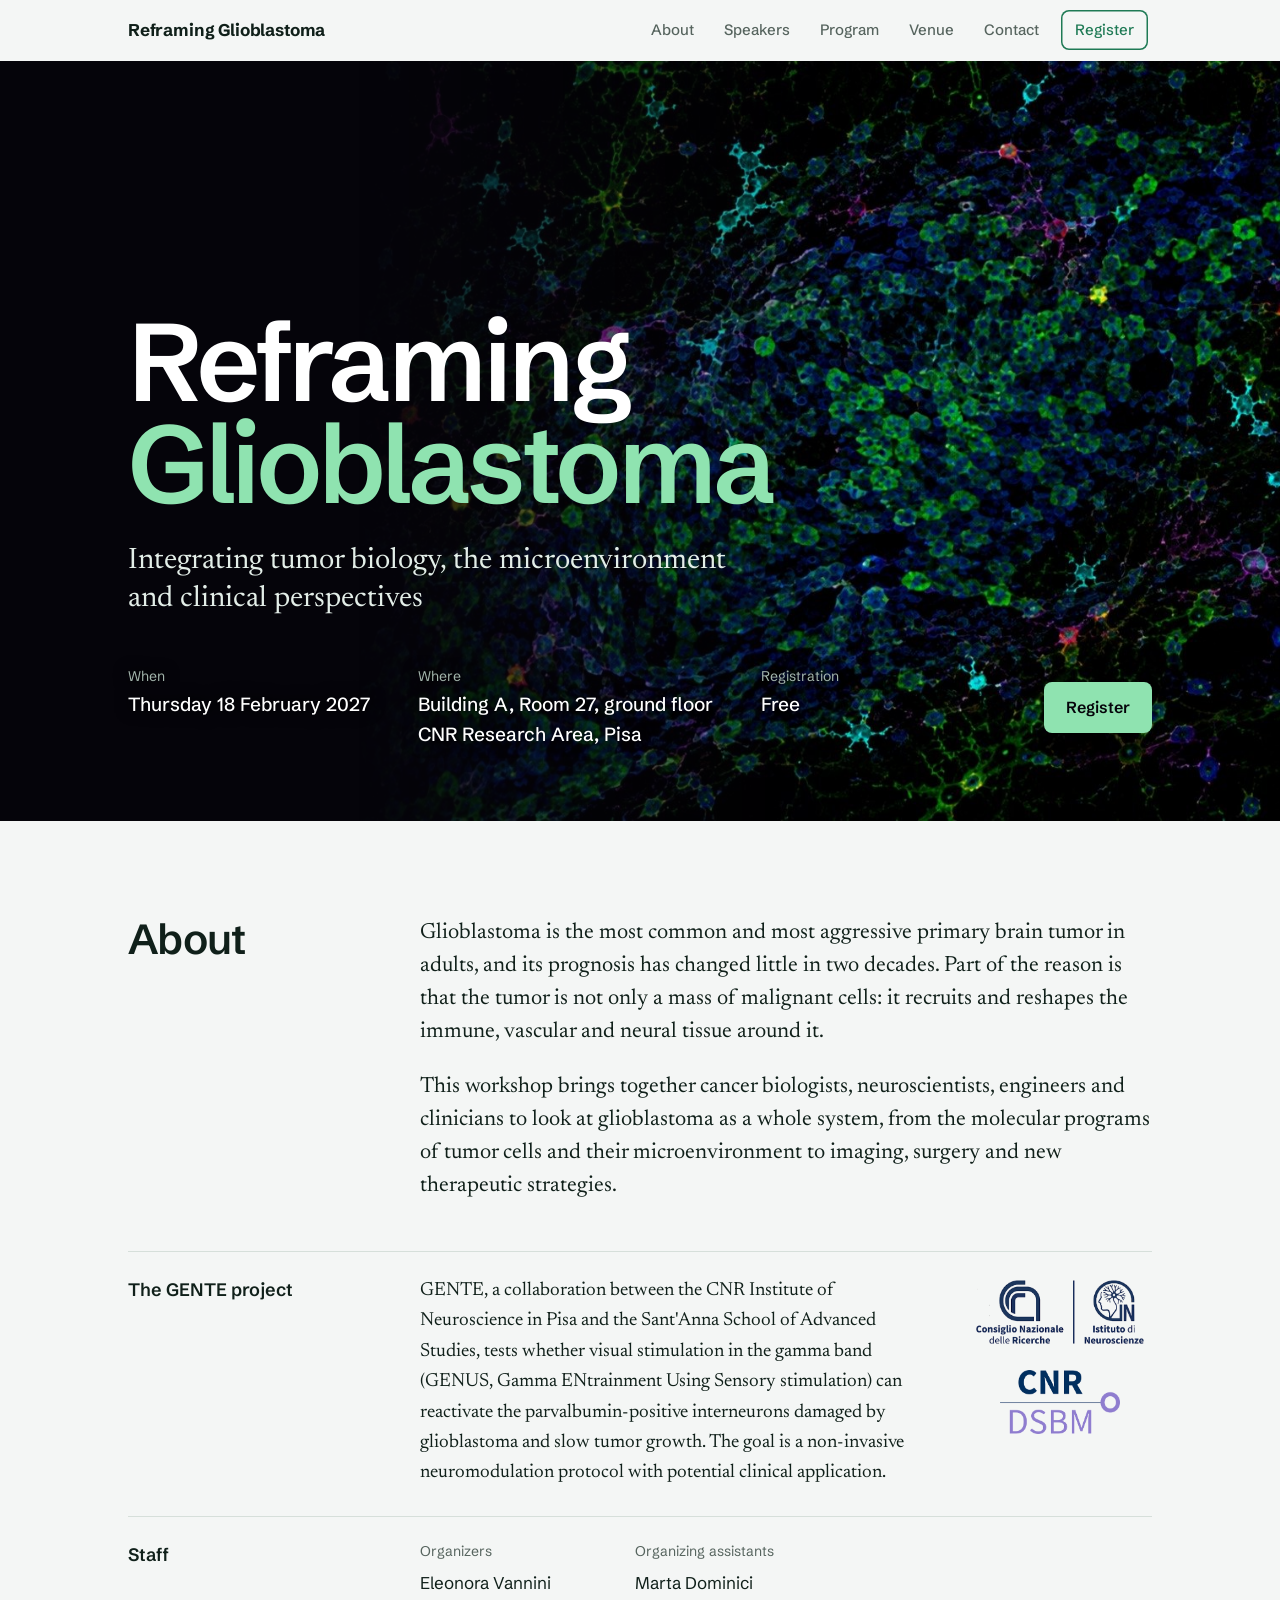
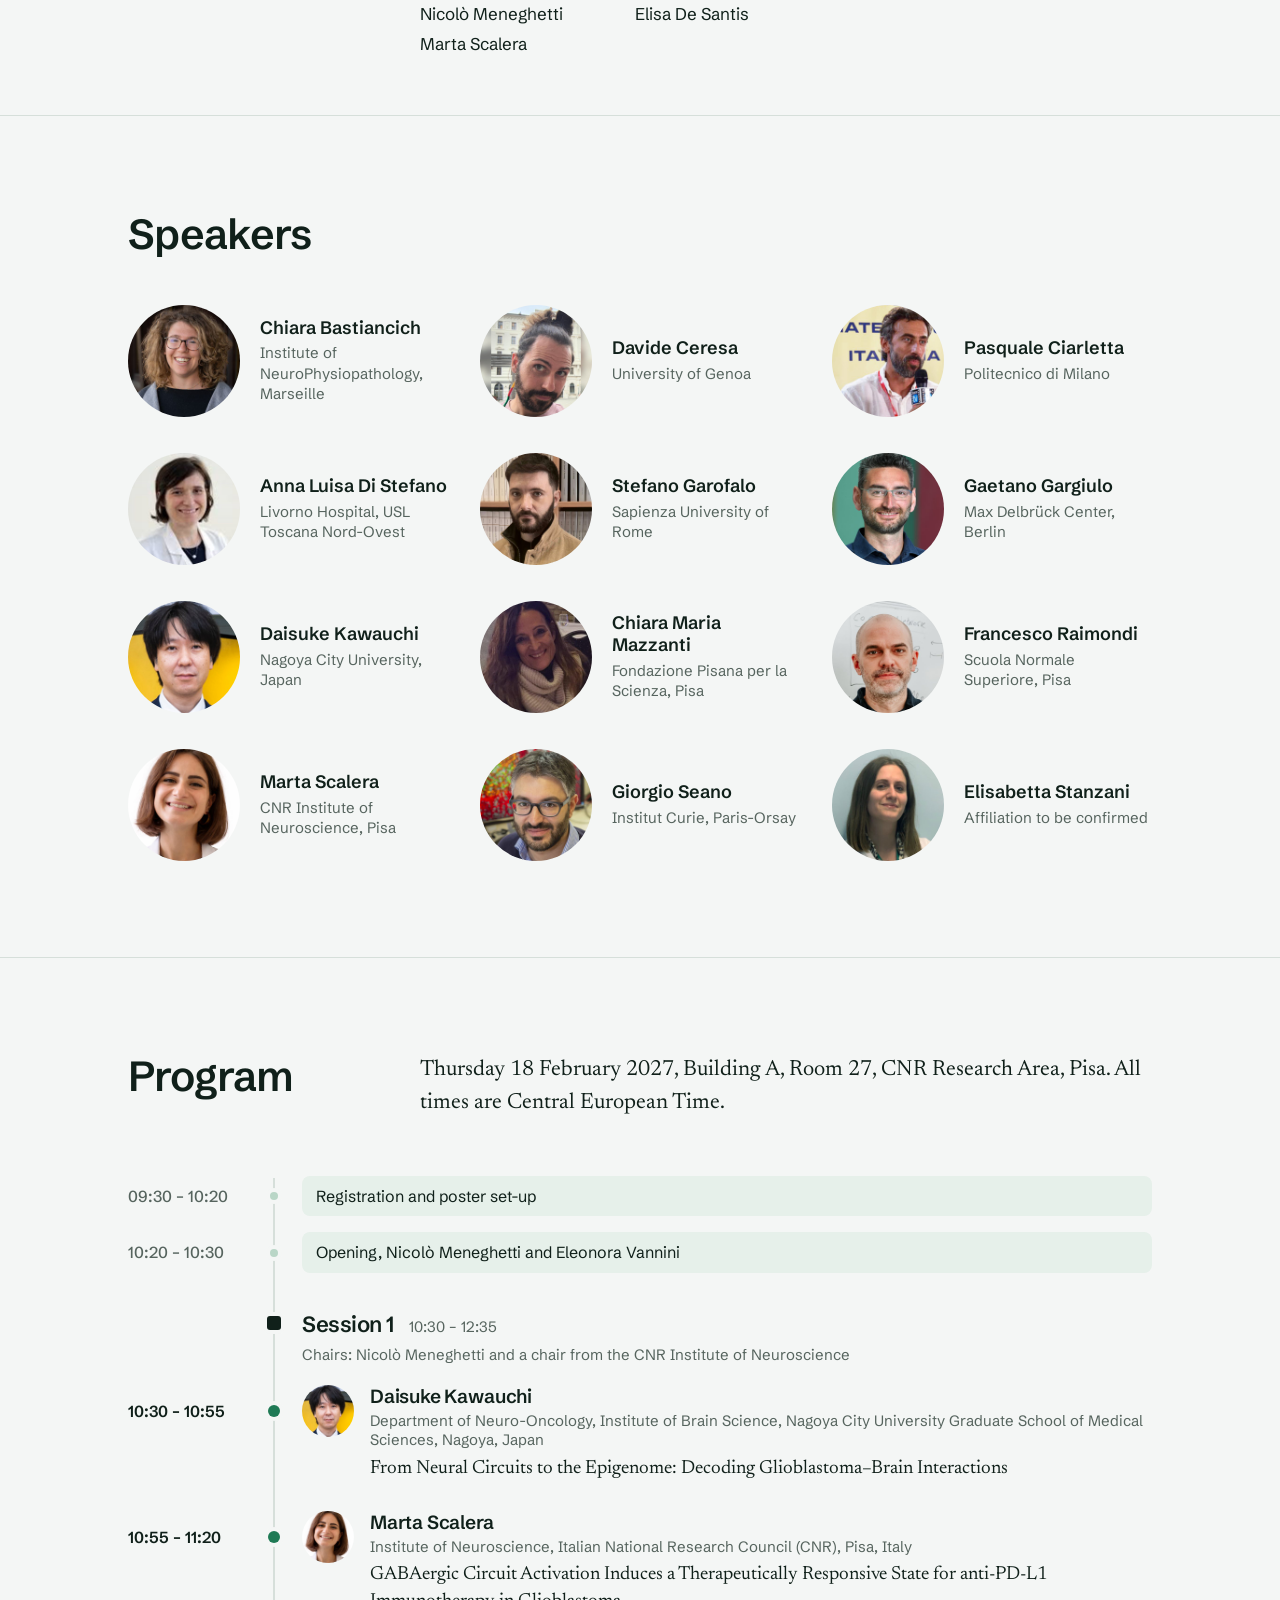
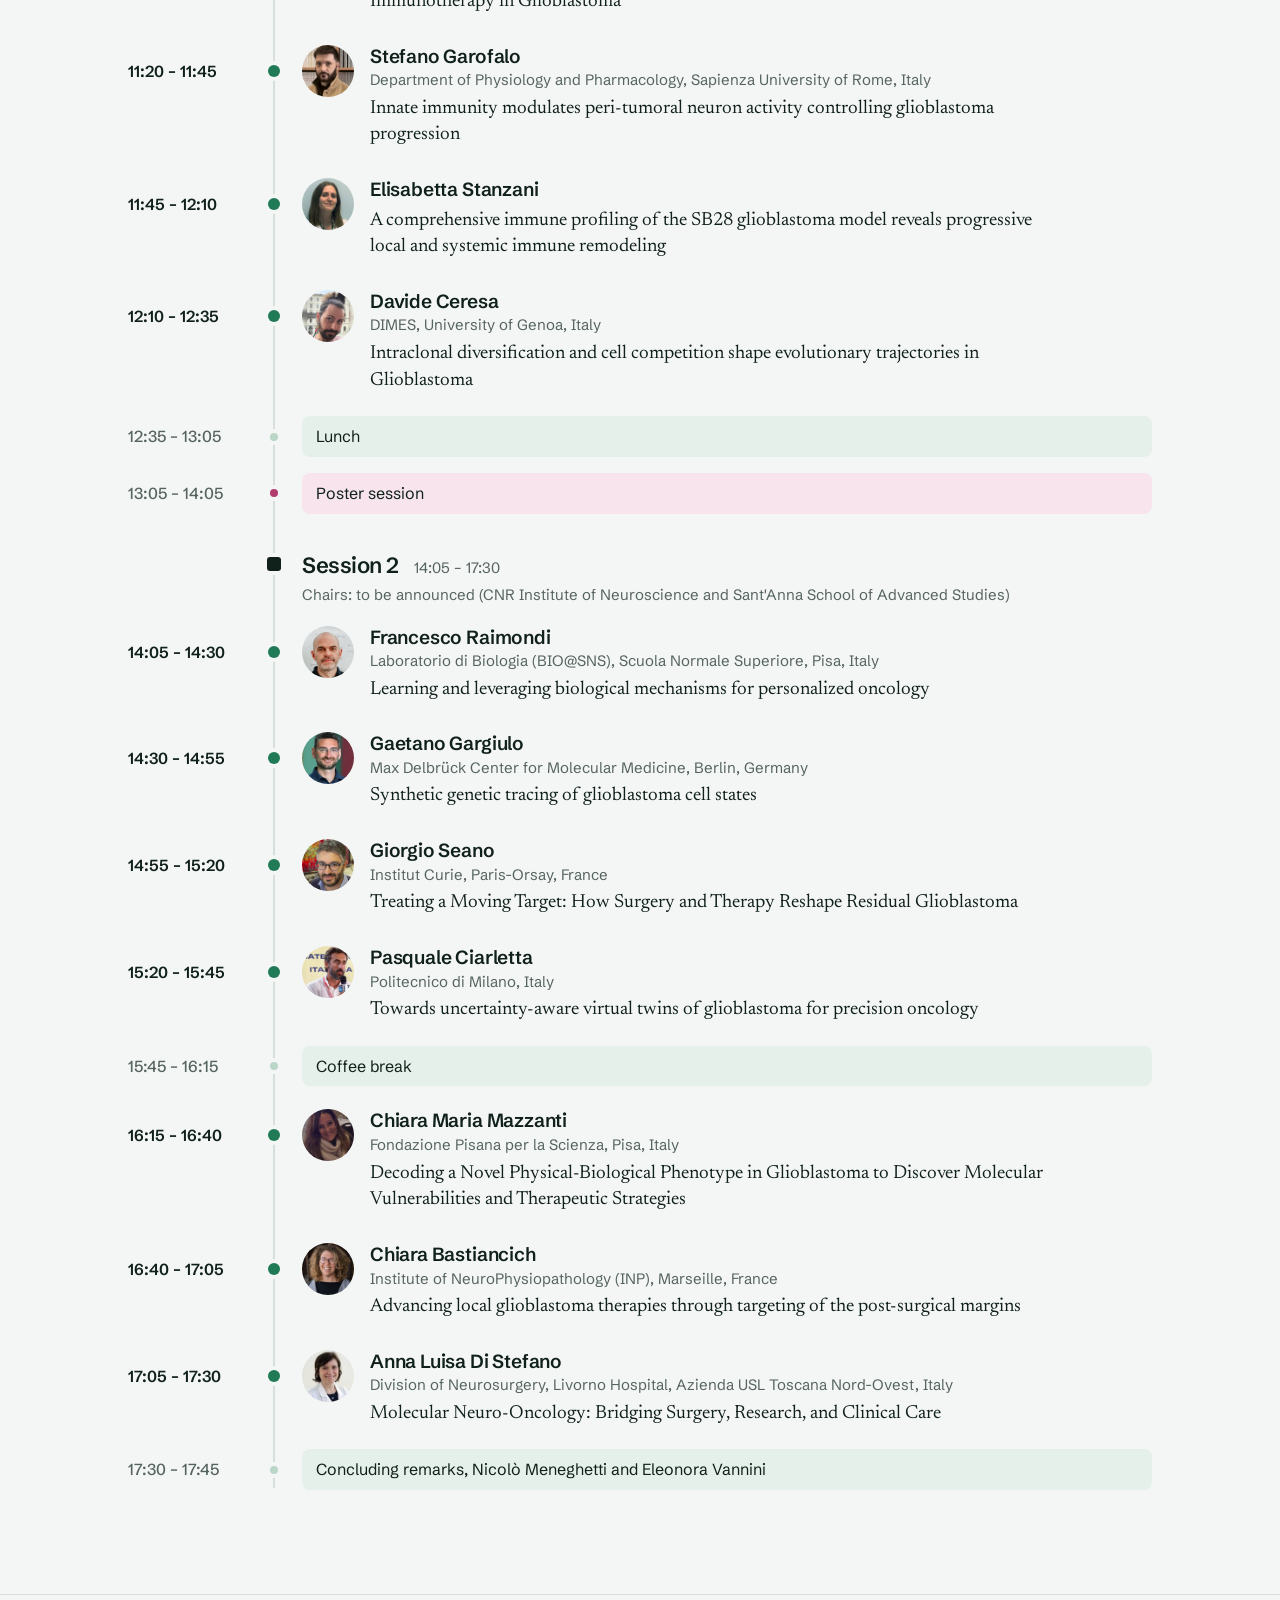
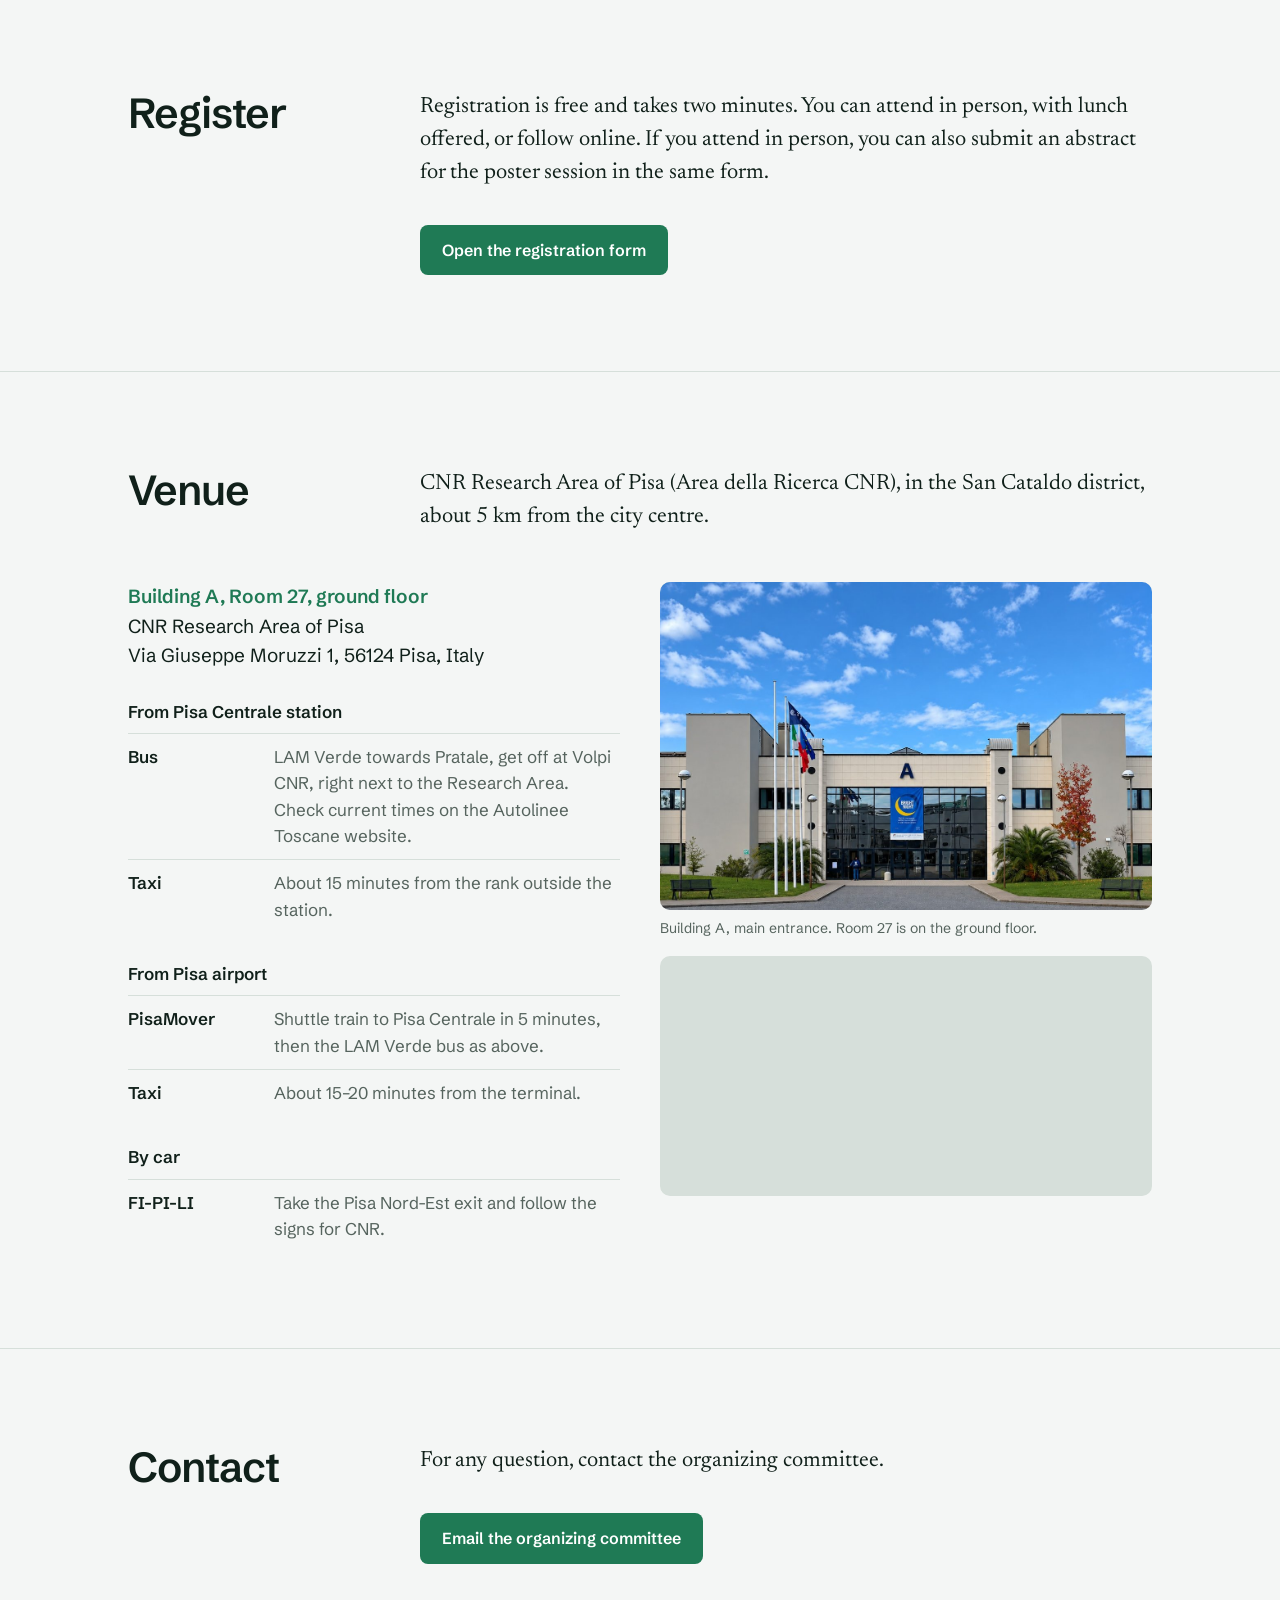
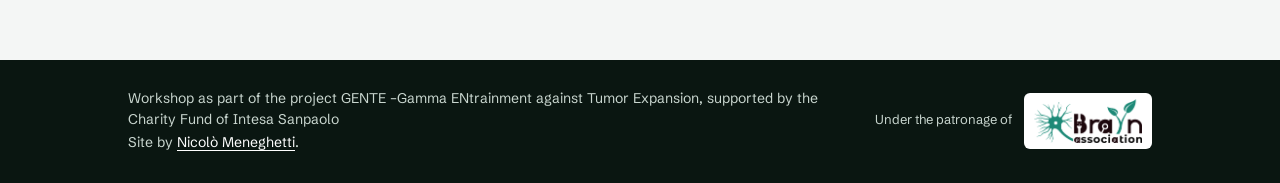
<file: index.html>
<!DOCTYPE html>
<html lang="en">
<head>
  <meta charset="utf-8">
  <meta name="viewport" content="width=device-width, initial-scale=1">
  <title>Reframing Glioblastoma · Workshop, Pisa</title>
  <meta name="description" content="Reframing Glioblastoma: integrating tumor biology, the microenvironment and clinical perspectives. Workshop on 18 February 2027 at the CNR Research Area, Pisa. Free registration.">
  <meta property="og:title" content="Reframing Glioblastoma">
  <meta property="og:description" content="Integrating tumor biology, the microenvironment and clinical perspectives. 18 February 2027, CNR Research Area, Pisa.">
  <meta property="og:type" content="website">
  <meta property="og:image" content="assets/og-image.jpg">
  <link rel="icon" type="image/png" href="assets/favicon.png">

  <link rel="preload" href="assets/fonts/schibsted-grotesk-latin-wght-normal.woff2" as="font" type="font/woff2" crossorigin>
  <link rel="stylesheet" href="assets/style.css?v=20261119a">
</head>
<body>

<!-- ============ NAVIGATION ============ -->
<nav class="nav" aria-label="Main">
  <div class="wrap">
    <a class="nav__brand" href="#top">Reframing Glioblastoma</a>
    <div class="nav__links">
      <span class="nav__pill" aria-hidden="true"></span>
      <a href="#about">About</a>
      <a href="#speakers">Speakers</a>
      <a href="#program">Program</a>
      <a href="#venue">Venue</a>
      <a href="#contact">Contact</a>
      <a class="nav__cta" href="registration/">Register</a>
    </div>
  </div>
</nav>

<!-- ============ HERO ============ -->
<header class="hero" id="top">
  <img class="hero__img" src="assets/hero-if.jpg" alt="" aria-hidden="true" fetchpriority="high">
  <div class="wrap">
    <h1>Reframing <span>Glioblastoma</span></h1>
    <p class="sub">Integrating tumor biology, the microenvironment and clinical perspectives</p>
    <dl class="facts">
      <div><dt>When</dt><dd>Thursday 18 February 2027</dd></div>
      <div><dt>Where</dt><dd>Building A, Room 27, ground floor<br>CNR Research Area, Pisa</dd></div>
      <div><dt>Registration</dt><dd>Free</dd></div>
      <a class="btn" href="registration/">Register</a>
    </dl>
  </div>
</header>

<main>

<!-- ============ ABOUT ============ -->
<section id="about">
  <div class="wrap">
    <div class="section-head">
      <h2>About</h2>
      <div>
        <p class="lede">Glioblastoma is the most common and most aggressive primary brain tumor in adults, and its prognosis has changed little in two decades. Part of the reason is that the tumor is not only a mass of malignant cells: it recruits and reshapes the immune, vascular and neural tissue around it.</p>
        <p class="lede">This workshop brings together cancer biologists, neuroscientists, engineers and clinicians to look at glioblastoma as a whole system, from the molecular programs of tumor cells and their microenvironment to imaging, surgery and new therapeutic strategies.</p>
      </div>
    </div>

    <div class="about-row">
      <h3>The GENTE project</h3>
      <div class="with-logos">
        <p>GENTE, a collaboration between the CNR Institute of Neuroscience in Pisa and the Sant'Anna School of Advanced Studies, tests whether visual stimulation in the gamma band (GENUS, Gamma ENtrainment Using Sensory stimulation) can reactivate the parvalbumin-positive interneurons damaged by glioblastoma and slow tumor growth. The goal is a non-invasive neuromodulation protocol with potential clinical application.</p>
        <div class="partner-logos">
          <img src="assets/logos/cnr-in.png" alt="Consiglio Nazionale delle Ricerche, Istituto di Neuroscienze">
          <img src="assets/logos/cnr-dsbm.png" alt="CNR, Dipartimento di Scienze Biomediche (DSBM)">
        </div>
      </div>
    </div>
    <div class="about-row">
      <h3>Staff</h3>
      <dl class="staff">
        <div>
          <dt>Organizers</dt>
          <dd>Eleonora Vannini</dd>
          <dd>Nicolò Meneghetti</dd>
          <dd>Marta Scalera</dd>
        </div>
        <div>
          <dt>Organizing assistants</dt>
          <dd>Marta Dominici</dd>
          <dd>Elisa De Santis</dd>
        </div>
      </dl>
    </div>
  </div>
</section>

<!-- ============ SPEAKERS ============
     When a speaker is confirmed, replace a placeholder <li> with:
     <li><a href="#talk-surname"><img src="assets/speakers/surname.jpg" alt="" loading="lazy"><strong>Name Surname</strong><span>University, City</span></a></li>
     Photos: square, about 480x480 px. -->
<section id="speakers">
  <div class="wrap">
    <div class="section-head">
      <h2>Speakers</h2>
    </div>
    <ul class="speakers">
      <li><a href="#talk-bastiancich"><img src="assets/speakers/bastiancich.jpg" alt="" loading="lazy"><strong>Chiara Bastiancich</strong><span>Institute of NeuroPhysiopathology, Marseille</span></a></li>
      <li><a href="#talk-ceresa"><img src="assets/speakers/ceresa.jpg?v=2" alt="" loading="lazy"><strong>Davide Ceresa</strong><span>University of Genoa</span></a></li>
      <li><a href="#talk-ciarletta"><img src="assets/speakers/ciarletta.jpg" alt="" loading="lazy"><strong>Pasquale Ciarletta</strong><span>Politecnico di Milano</span></a></li>
      <li><a href="#talk-di-stefano"><img src="assets/speakers/di-stefano.jpg" alt="" loading="lazy"><strong>Anna Luisa Di Stefano</strong><span>Livorno Hospital, USL Toscana Nord-Ovest</span></a></li>
      <li><a href="#talk-garofalo"><img src="assets/speakers/garofalo.jpg" alt="" loading="lazy"><strong>Stefano Garofalo</strong><span>Sapienza University of Rome</span></a></li>
      <li><a href="#talk-gargiulo"><img src="assets/speakers/gargiulo.jpg" alt="" loading="lazy"><strong>Gaetano Gargiulo</strong><span>Max Delbrück Center, Berlin</span></a></li>
      <li><a href="#talk-kawauchi"><img src="assets/speakers/kawauchi.jpg" alt="" loading="lazy"><strong>Daisuke Kawauchi</strong><span>Nagoya City University, Japan</span></a></li>
      <li><a href="#talk-mazzanti"><img src="assets/speakers/mazzanti.jpg" alt="" loading="lazy"><strong>Chiara Maria Mazzanti</strong><span>Fondazione Pisana per la Scienza, Pisa</span></a></li>
      <li><a href="#talk-raimondi"><img src="assets/speakers/raimondi.jpg" alt="" loading="lazy"><strong>Francesco Raimondi</strong><span>Scuola Normale Superiore, Pisa</span></a></li>
      <li><a href="#talk-scalera"><img src="assets/speakers/scalera.jpg" alt="" loading="lazy"><strong>Marta Scalera</strong><span>CNR Institute of Neuroscience, Pisa</span></a></li>
      <li><a href="#talk-seano"><img src="assets/speakers/seano.jpg" alt="" loading="lazy"><strong>Giorgio Seano</strong><span>Institut Curie, Paris-Orsay</span></a></li>
      <li><a href="#talk-stanzani"><img src="assets/speakers/stanzani.jpg" alt="" loading="lazy"><strong>Elisabetta Stanzani</strong><span>Affiliation to be confirmed</span></a></li>
    </ul>
  </div>
</section>

<!-- ============ PROGRAM ============
     Each row is an <li>.
     A confirmed talk:
      <li class="slot" id="talk-surname" data-start="10:30" data-end="10:55" data-kind="talk">
        <time>10:30 – 10:55</time><span class="node"></span>
        <div class="slot__body">
          <img src="assets/speakers/surname.jpg" alt="" loading="lazy">   (no photo: <span class="initials" aria-hidden="true">NS</span>)
          <div>
            <p class="speaker">Name Surname <span class="aff">Department, University, City, Country</span></p>
            <h3 class="title">Talk title</h3>
            <details><summary>Abstract</summary><p>Abstract text.</p></details>
          </div>
        </div>
      </li>
     Without a title yet use: <p class="title title--tba">Title to be announced</p>
     A break: class="slot slot--break" and data-kind="break" (or "poster").
     A session heading: <li class="session">…</li> -->
<section id="program">
  <div class="wrap">
    <div class="section-head">
      <h2>Program</h2>
      <p class="lede">Thursday 18 February 2027, Building A, Room 27, CNR Research Area, Pisa. All times are Central European Time.</p>
    </div>

    <ol class="program">

      <li class="slot slot--break" data-start="09:30" data-end="10:20" data-kind="break">
        <time>09:30 – 10:20</time><span class="node"></span>
        <div class="slot__body"><p>Registration and poster set-up</p></div>
      </li>

      <li class="slot slot--break" data-start="10:20" data-end="10:30" data-kind="break">
        <time>10:20 – 10:30</time><span class="node"></span>
        <div class="slot__body"><p>Opening, Nicolò Meneghetti and Eleonora Vannini</p></div>
      </li>

      <li class="session">
        <span></span><span class="node"></span>
        <div>
          <h3>Session 1 <small>10:30 – 12:35</small></h3>
          <p class="chairs">Chairs: Nicolò Meneghetti and a chair from the CNR Institute of Neuroscience</p>
        </div>
      </li>

      <li class="slot" id="talk-kawauchi" data-start="10:30" data-end="10:55" data-kind="talk">
        <time>10:30 – 10:55</time><span class="node"></span>
        <div class="slot__body">
          <img src="assets/speakers/kawauchi.jpg" alt="" loading="lazy">
          <div>
            <p class="speaker">Daisuke Kawauchi <span class="aff">Department of Neuro-Oncology, Institute of Brain Science, Nagoya City University Graduate School of Medical Sciences, Nagoya, Japan</span></p>
            <h3 class="title">From Neural Circuits to the Epigenome: Decoding Glioblastoma–Brain Interactions</h3>
          </div>
        </div>
      </li>

      <li class="slot" id="talk-scalera" data-start="10:55" data-end="11:20" data-kind="talk">
        <time>10:55 – 11:20</time><span class="node"></span>
        <div class="slot__body">
          <img src="assets/speakers/scalera.jpg" alt="" loading="lazy">
          <div>
            <p class="speaker">Marta Scalera <span class="aff">Institute of Neuroscience, Italian National Research Council (CNR), Pisa, Italy</span></p>
            <h3 class="title">GABAergic Circuit Activation Induces a Therapeutically Responsive State for anti-PD-L1 Immunotherapy in Glioblastoma</h3>
          </div>
        </div>
      </li>

      <li class="slot" id="talk-garofalo" data-start="11:20" data-end="11:45" data-kind="talk">
        <time>11:20 – 11:45</time><span class="node"></span>
        <div class="slot__body">
          <img src="assets/speakers/garofalo.jpg" alt="" loading="lazy">
          <div>
            <p class="speaker">Stefano Garofalo <span class="aff">Department of Physiology and Pharmacology, Sapienza University of Rome, Italy</span></p>
            <h3 class="title">Innate immunity modulates peri-tumoral neuron activity controlling glioblastoma progression</h3>
          </div>
        </div>
      </li>

      <li class="slot" id="talk-stanzani" data-start="11:45" data-end="12:10" data-kind="talk">
        <time>11:45 – 12:10</time><span class="node"></span>
        <div class="slot__body">
          <img src="assets/speakers/stanzani.jpg" alt="" loading="lazy">
          <div>
            <p class="speaker">Elisabetta Stanzani</p>
            <h3 class="title">A comprehensive immune profiling of the SB28 glioblastoma model reveals progressive local and systemic immune remodeling</h3>
          </div>
        </div>
      </li>

      <li class="slot" id="talk-ceresa" data-start="12:10" data-end="12:35" data-kind="talk">
        <time>12:10 – 12:35</time><span class="node"></span>
        <div class="slot__body">
          <img src="assets/speakers/ceresa.jpg?v=2" alt="" loading="lazy">
          <div>
            <p class="speaker">Davide Ceresa <span class="aff">DIMES, University of Genoa, Italy</span></p>
            <h3 class="title">Intraclonal diversification and cell competition shape evolutionary trajectories in Glioblastoma</h3>
          </div>
        </div>
      </li>

      <li class="slot slot--break" data-start="12:35" data-end="13:05" data-kind="break">
        <time>12:35 – 13:05</time><span class="node"></span>
        <div class="slot__body"><p>Lunch</p></div>
      </li>

      <li class="slot slot--break" data-start="13:05" data-end="14:05" data-kind="poster">
        <time>13:05 – 14:05</time><span class="node"></span>
        <div class="slot__body"><p>Poster session</p></div>
      </li>

      <li class="session">
        <span></span><span class="node"></span>
        <div>
          <h3>Session 2 <small>14:05 – 17:30</small></h3>
          <p class="chairs">Chairs: to be announced (CNR Institute of Neuroscience and Sant'Anna School of Advanced Studies)</p>
        </div>
      </li>

      <li class="slot" id="talk-raimondi" data-start="14:05" data-end="14:30" data-kind="talk">
        <time>14:05 – 14:30</time><span class="node"></span>
        <div class="slot__body">
          <img src="assets/speakers/raimondi.jpg" alt="" loading="lazy">
          <div>
            <p class="speaker">Francesco Raimondi <span class="aff">Laboratorio di Biologia (BIO@SNS), Scuola Normale Superiore, Pisa, Italy</span></p>
            <h3 class="title">Learning and leveraging biological mechanisms for personalized oncology</h3>
          </div>
        </div>
      </li>

      <li class="slot" id="talk-gargiulo" data-start="14:30" data-end="14:55" data-kind="talk">
        <time>14:30 – 14:55</time><span class="node"></span>
        <div class="slot__body">
          <img src="assets/speakers/gargiulo.jpg" alt="" loading="lazy">
          <div>
            <p class="speaker">Gaetano Gargiulo <span class="aff">Max Delbrück Center for Molecular Medicine, Berlin, Germany</span></p>
            <h3 class="title">Synthetic genetic tracing of glioblastoma cell states</h3>
          </div>
        </div>
      </li>

      <li class="slot" id="talk-seano" data-start="14:55" data-end="15:20" data-kind="talk">
        <time>14:55 – 15:20</time><span class="node"></span>
        <div class="slot__body">
          <img src="assets/speakers/seano.jpg" alt="" loading="lazy">
          <div>
            <p class="speaker">Giorgio Seano <span class="aff">Institut Curie, Paris-Orsay, France</span></p>
            <h3 class="title">Treating a Moving Target: How Surgery and Therapy Reshape Residual Glioblastoma</h3>
          </div>
        </div>
      </li>

      <li class="slot" id="talk-ciarletta" data-start="15:20" data-end="15:45" data-kind="talk">
        <time>15:20 – 15:45</time><span class="node"></span>
        <div class="slot__body">
          <img src="assets/speakers/ciarletta.jpg" alt="" loading="lazy">
          <div>
            <p class="speaker">Pasquale Ciarletta <span class="aff">Politecnico di Milano, Italy</span></p>
            <h3 class="title">Towards uncertainty-aware virtual twins of glioblastoma for precision oncology</h3>
          </div>
        </div>
      </li>

      <li class="slot slot--break" data-start="15:45" data-end="16:15" data-kind="break">
        <time>15:45 – 16:15</time><span class="node"></span>
        <div class="slot__body"><p>Coffee break</p></div>
      </li>

      <li class="slot" id="talk-mazzanti" data-start="16:15" data-end="16:40" data-kind="talk">
        <time>16:15 – 16:40</time><span class="node"></span>
        <div class="slot__body">
          <img src="assets/speakers/mazzanti.jpg" alt="" loading="lazy">
          <div>
            <p class="speaker">Chiara Maria Mazzanti <span class="aff">Fondazione Pisana per la Scienza, Pisa, Italy</span></p>
            <h3 class="title">Decoding a Novel Physical-Biological Phenotype in Glioblastoma to Discover Molecular Vulnerabilities and Therapeutic Strategies</h3>
          </div>
        </div>
      </li>

      <li class="slot" id="talk-bastiancich" data-start="16:40" data-end="17:05" data-kind="talk">
        <time>16:40 – 17:05</time><span class="node"></span>
        <div class="slot__body">
          <img src="assets/speakers/bastiancich.jpg" alt="" loading="lazy">
          <div>
            <p class="speaker">Chiara Bastiancich <span class="aff">Institute of NeuroPhysiopathology (INP), Marseille, France</span></p>
            <h3 class="title">Advancing local glioblastoma therapies through targeting of the post-surgical margins</h3>
          </div>
        </div>
      </li>

      <li class="slot" id="talk-di-stefano" data-start="17:05" data-end="17:30" data-kind="talk">
        <time>17:05 – 17:30</time><span class="node"></span>
        <div class="slot__body">
          <img src="assets/speakers/di-stefano.jpg" alt="" loading="lazy">
          <div>
            <p class="speaker">Anna Luisa Di Stefano <span class="aff">Division of Neurosurgery, Livorno Hospital, Azienda USL Toscana Nord-Ovest, Italy</span></p>
            <h3 class="title">Molecular Neuro-Oncology: Bridging Surgery, Research, and Clinical Care</h3>
          </div>
        </div>
      </li>

      <li class="slot slot--break" data-start="17:30" data-end="17:45" data-kind="break">
        <time>17:30 – 17:45</time><span class="node"></span>
        <div class="slot__body"><p>Concluding remarks, Nicolò Meneghetti and Eleonora Vannini</p></div>
      </li>
    </ol>
  </div>
</section>

<!-- ============ REGISTRATION ============ -->
<section id="register">
  <div class="wrap split">
    <h2>Register</h2>
    <div>
      <p class="lede">Registration is free and takes two minutes. You can attend in person, with lunch offered, or follow online. If you attend in person, you can also submit an abstract for the poster session in the same form.</p>
      <br>
      <div class="actions">
        <a class="btn" href="registration/">Open the registration form</a>
      </div>
    </div>
  </div>
</section>

<!-- ============ VENUE ============ -->
<section id="venue">
  <div class="wrap">
    <div class="section-head">
      <h2>Venue</h2>
      <p class="lede">CNR Research Area of Pisa (Area della Ricerca CNR), in the San Cataldo district, about 5 km from the city centre.</p>
    </div>
    <div class="venue">
      <div>
        <address><strong>Building A, Room 27, ground floor</strong><br>CNR Research Area of Pisa<br>Via Giuseppe Moruzzi 1, 56124 Pisa, Italy</address>

        <h3>From Pisa Centrale station</h3>
        <ul>
          <li><b>Bus</b><span>LAM Verde towards Pratale, get off at Volpi CNR, right next to the Research Area. Check current times on the Autolinee Toscane website.</span></li>
          <li><b>Taxi</b><span>About 15 minutes from the rank outside the station.</span></li>
        </ul>

        <h3>From Pisa airport</h3>
        <ul>
          <li><b>PisaMover</b><span>Shuttle train to Pisa Centrale in 5 minutes, then the LAM Verde bus as above.</span></li>
          <li><b>Taxi</b><span>About 15–20 minutes from the terminal.</span></li>
        </ul>

        <h3>By car</h3>
        <ul>
          <li><b>FI-PI-LI</b><span>Take the Pisa Nord-Est exit and follow the signs for CNR.</span></li>
        </ul>
      </div>
      <div class="venue-media">
        <figure class="venue-photo">
          <img src="assets/venue-building-a.jpg" alt="Entrance of Building A at the CNR Research Area of Pisa" loading="lazy" width="1200" height="900">
          <figcaption>Building A, main entrance. Room 27 is on the ground floor.</figcaption>
        </figure>
        <iframe class="map" title="Map of the CNR Research Area of Pisa"
          src="https://www.google.com/maps?q=Area+della+Ricerca+CNR,+Via+Giuseppe+Moruzzi+1,+56124+Pisa&amp;hl=en&amp;z=15&amp;output=embed"
          loading="lazy" referrerpolicy="no-referrer-when-downgrade"></iframe>
      </div>
    </div>
  </div>
</section>

<!-- ============ CONTACT ============
     TODO: put the committee's email addresses in the button, separated by commas:
     href="mailto:first@example.org,second@example.org?subject=..." -->
<section id="contact">
  <div class="wrap split">
    <h2>Contact</h2>
    <div>
      <p class="lede">For any question, contact the organizing committee.</p>
      <br>
      <div class="actions">
        <a class="btn" href="mailto:nicolo.meneghetti@santannapisa.it,marta.scalera@gmail.com,marta.dominici@in.cnr.it,eleonora.vannini@in.cnr.it?subject=Reframing%20Glioblastoma%20workshop">Email the organizing committee</a>
      </div>
    </div>
  </div>
</section>

</main>

<footer>
  <div class="wrap foot">
    <div>
      <p>Workshop as part of the project GENTE –Gamma ENtrainment against Tumor Expansion, supported by the Charity Fund of Intesa Sanpaolo</p>
      <p>Site by <a href="https://nicolomeneghetti.github.io/" target="_blank" rel="noopener">Nicolò Meneghetti</a>.</p>
    </div>
    <div class="patronage">
      <p>Under the patronage of</p>
      <a href="https://www.braynassociation.com/" target="_blank" rel="noopener"><img src="assets/logos/brayn.png" alt="BraYn Association website"></a>
    </div>
  </div>
</footer>

<script src="assets/site.js?v=20261119a"></script>
</body>
</html>
</file>
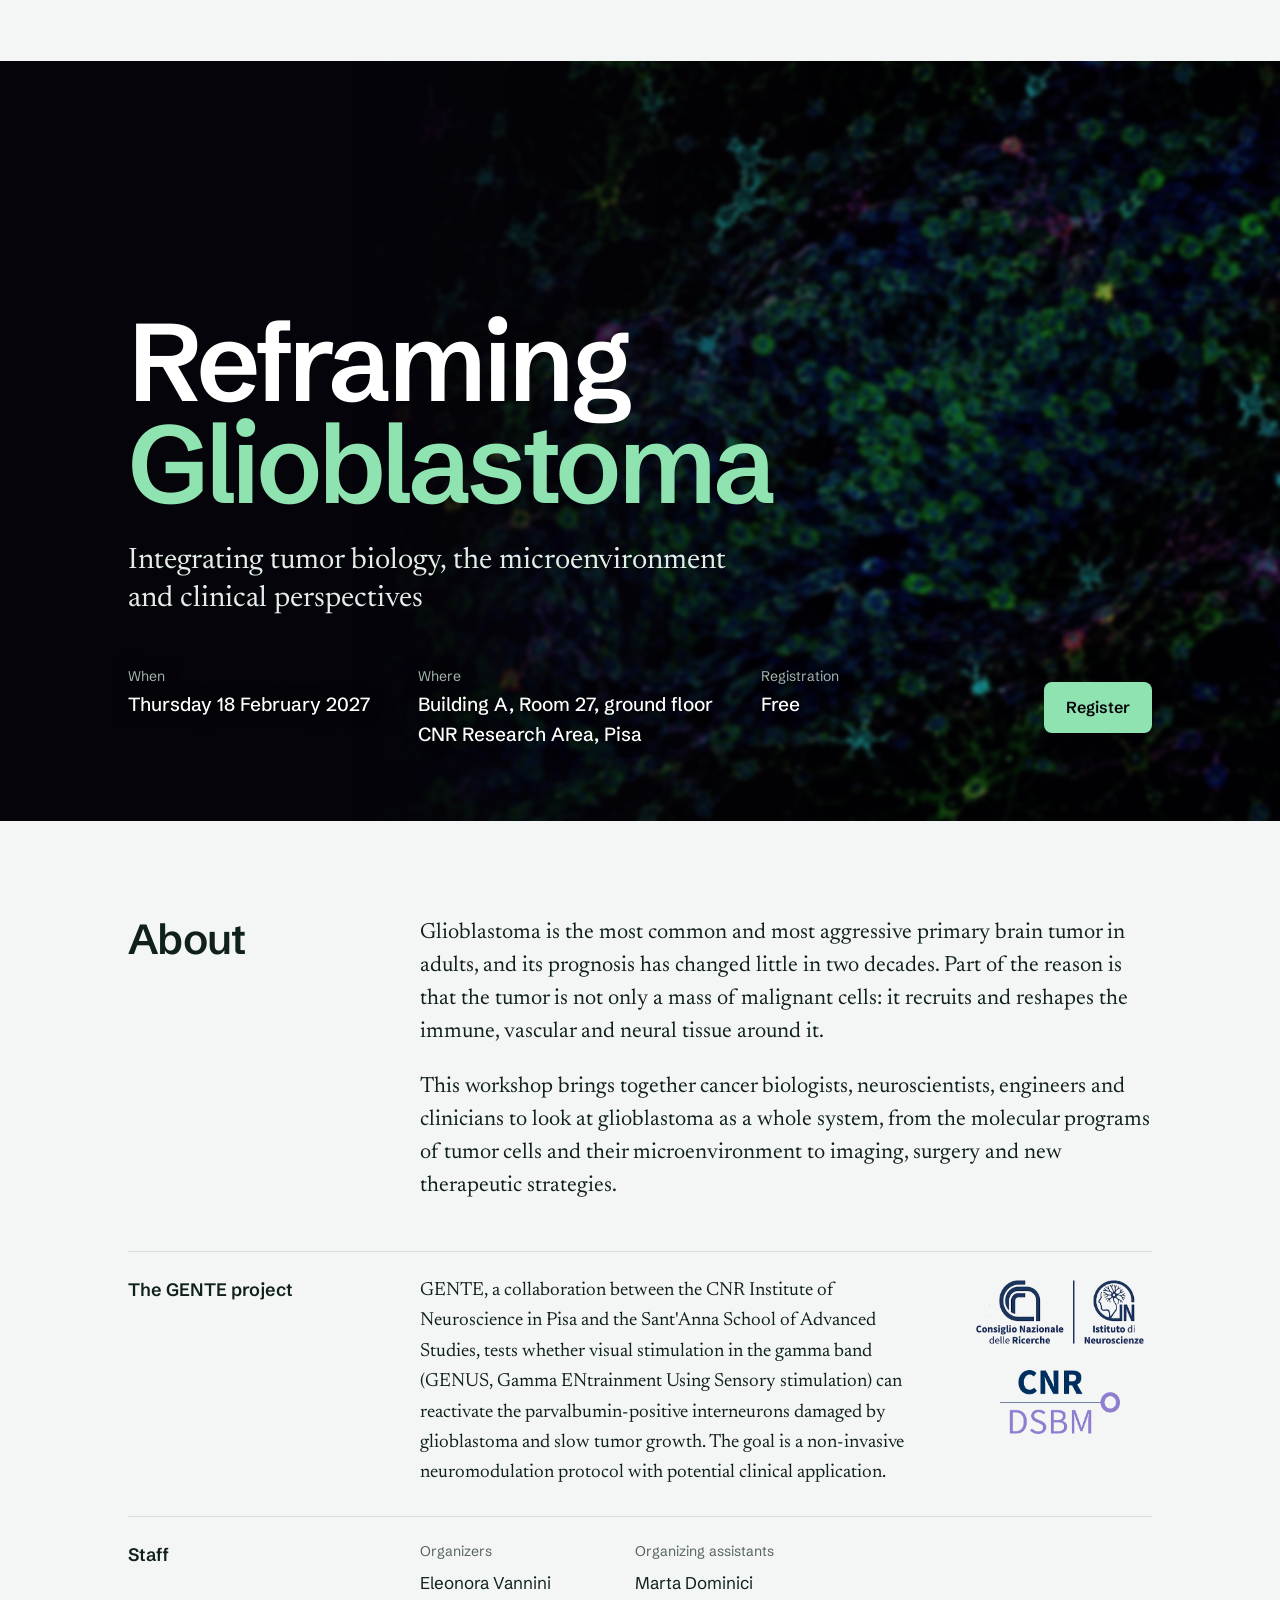
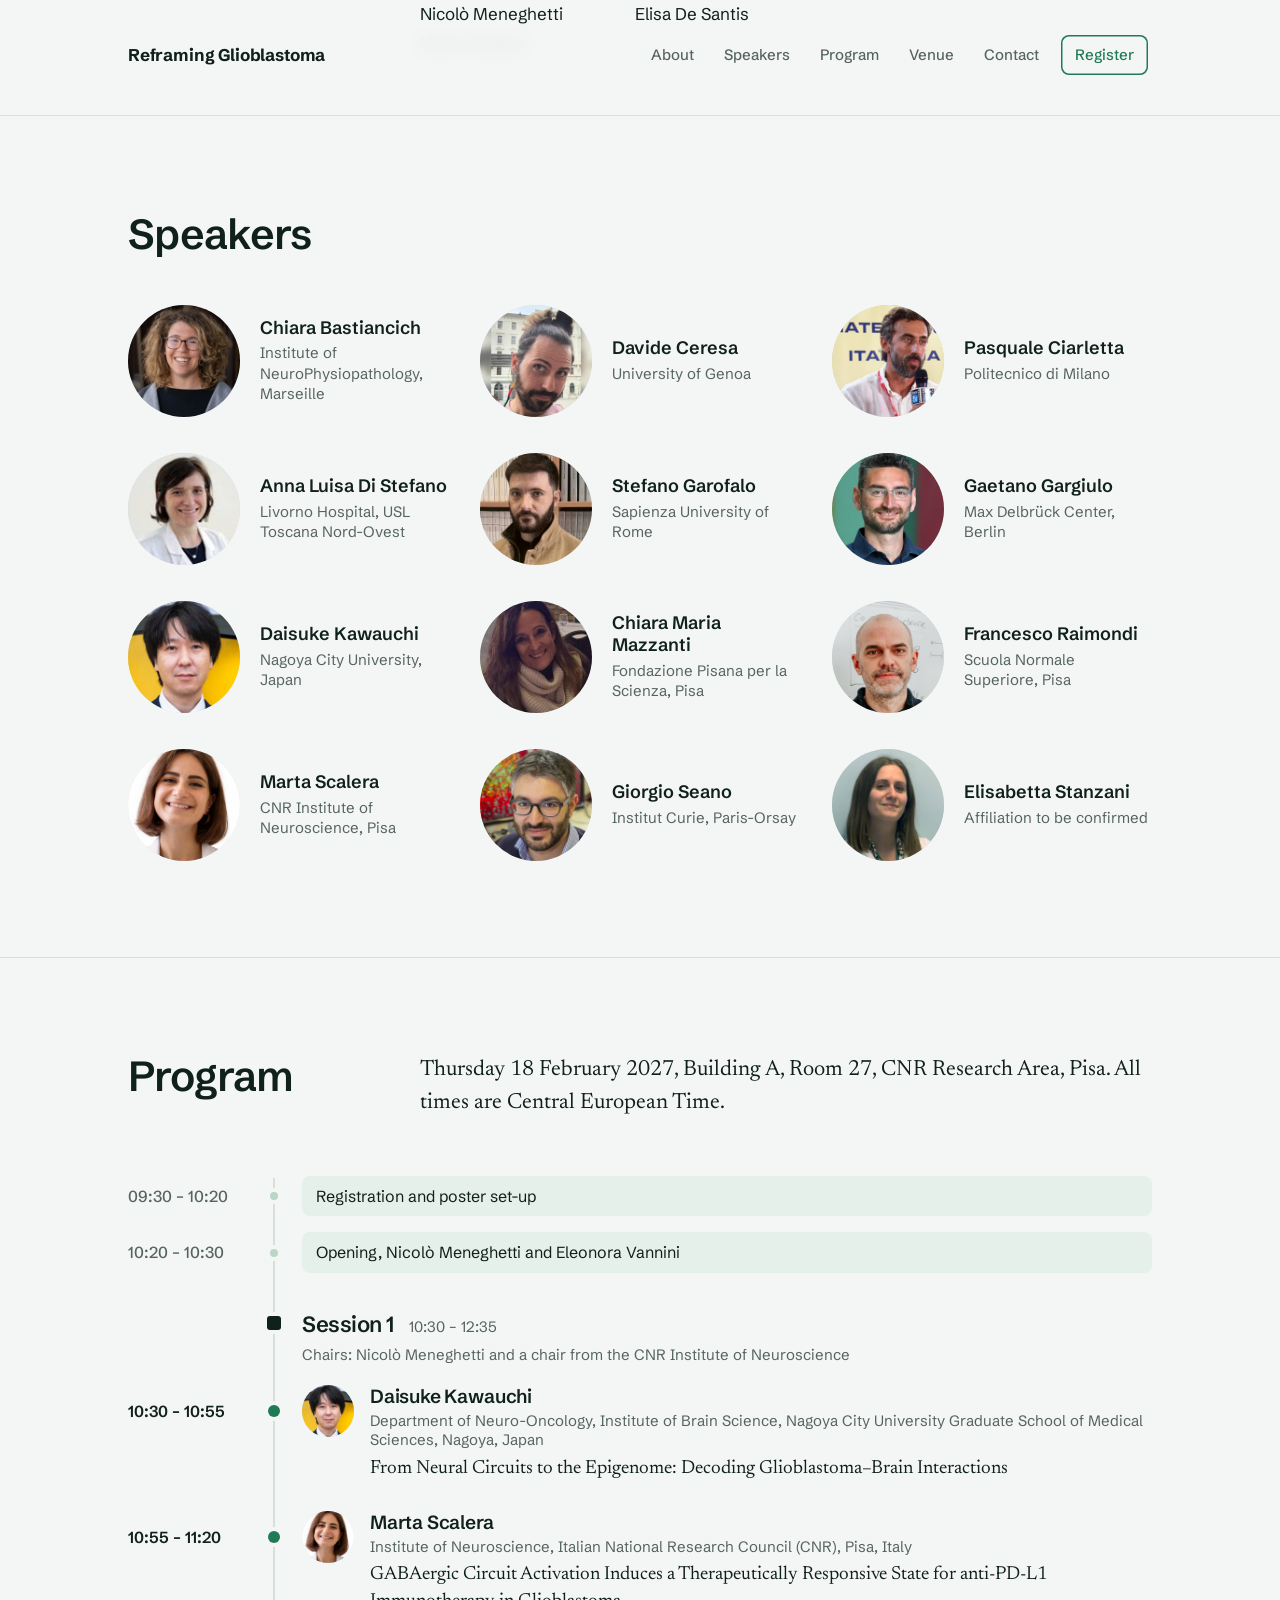
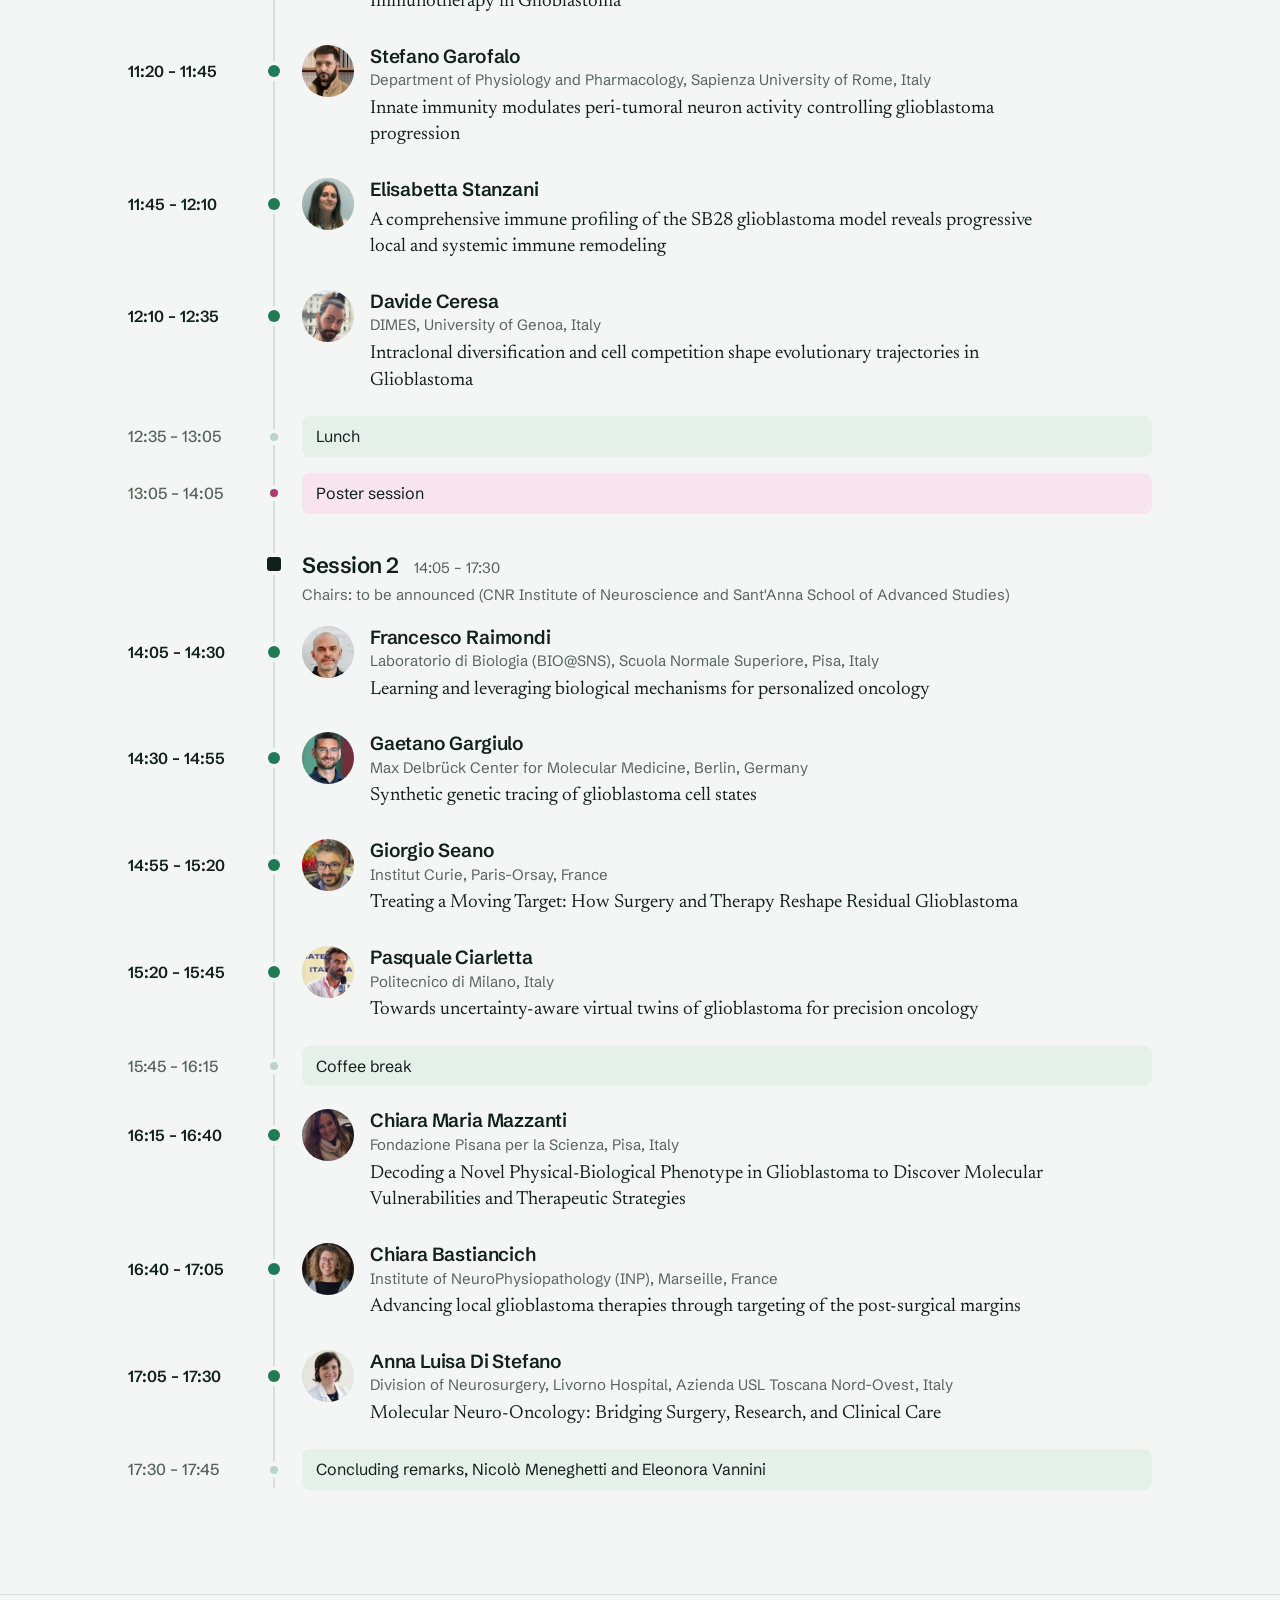
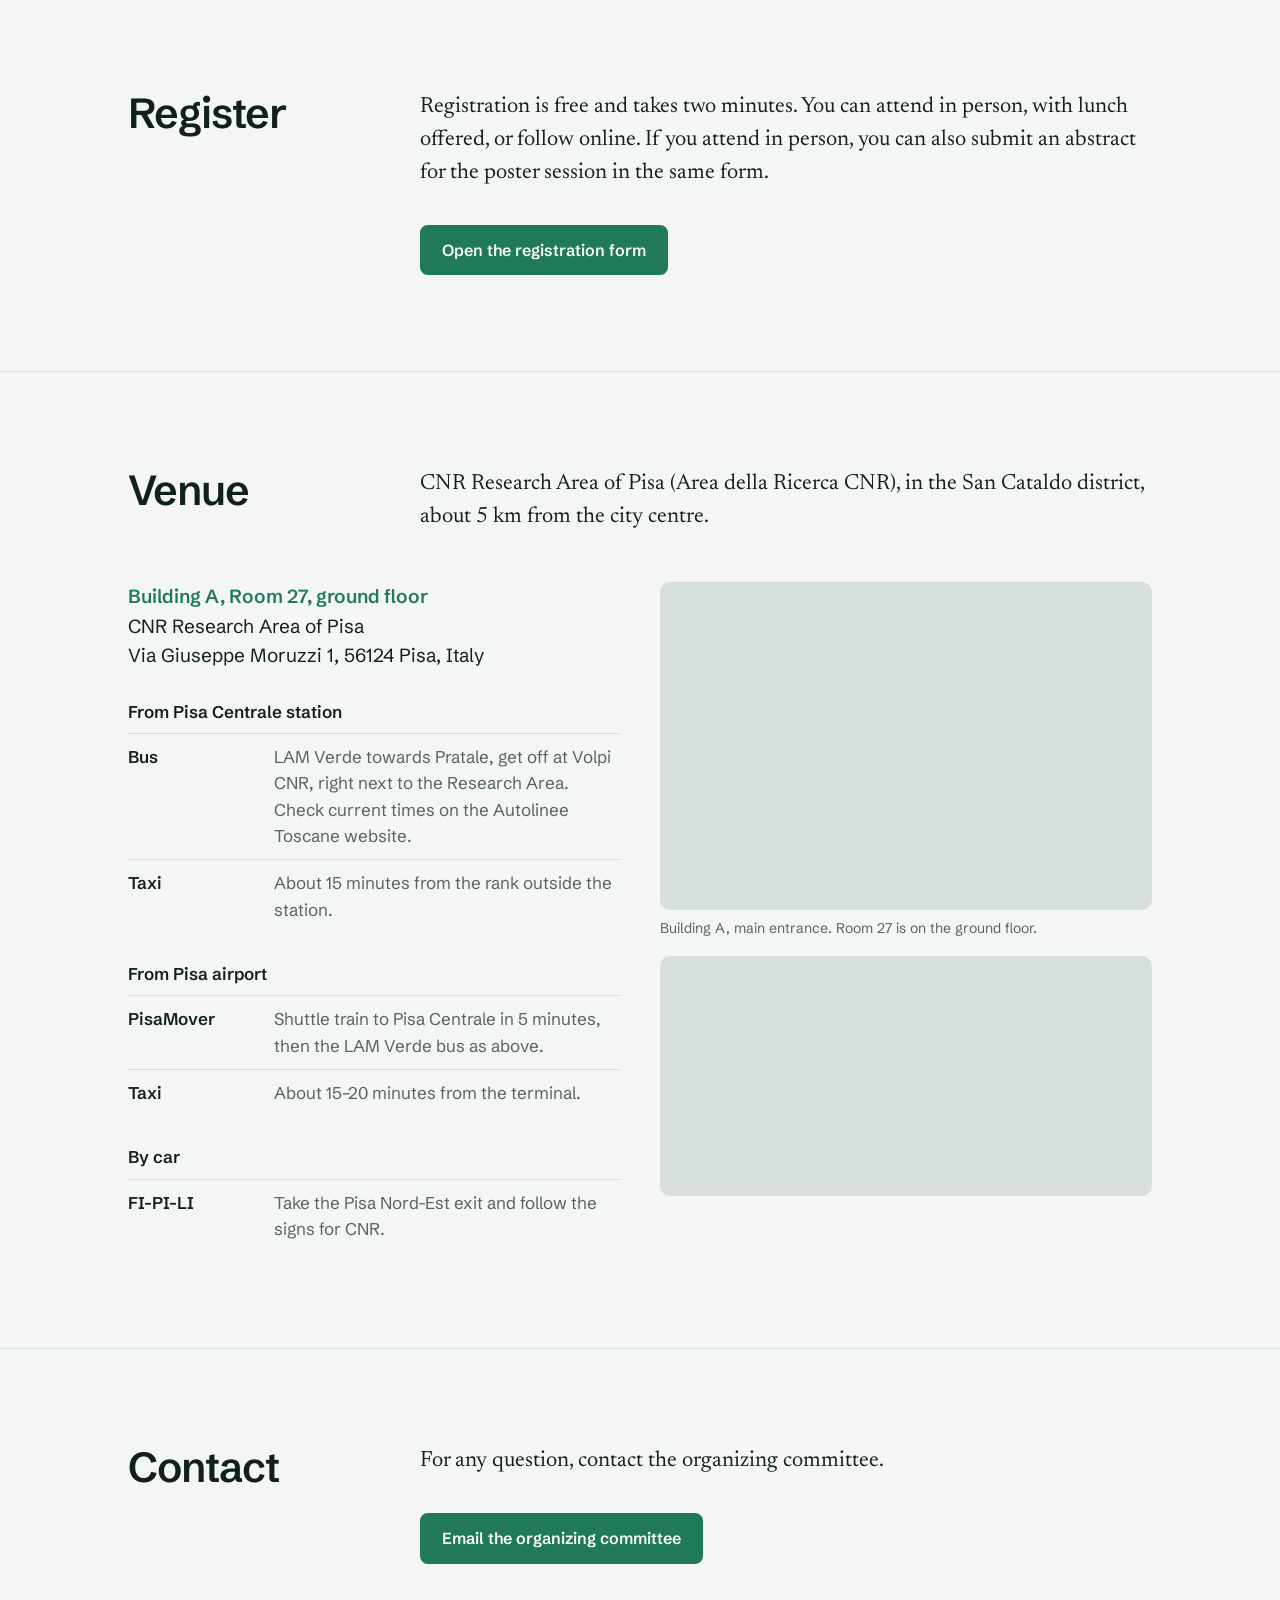
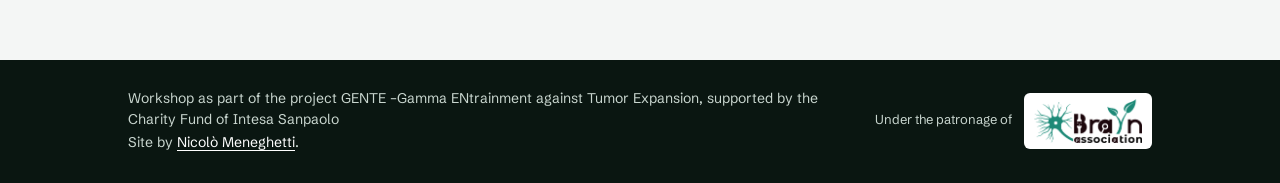
<file: contacts/index.html>
<!DOCTYPE html>
<html lang="en"><head><meta charset="utf-8"><title>Moved</title>
<meta http-equiv="refresh" content="0; url=../#contact"><link rel="canonical" href="../#contact"></head>
<body><p>This page has moved: <a href="../#contact">continue</a>.</p></body></html>
</file>
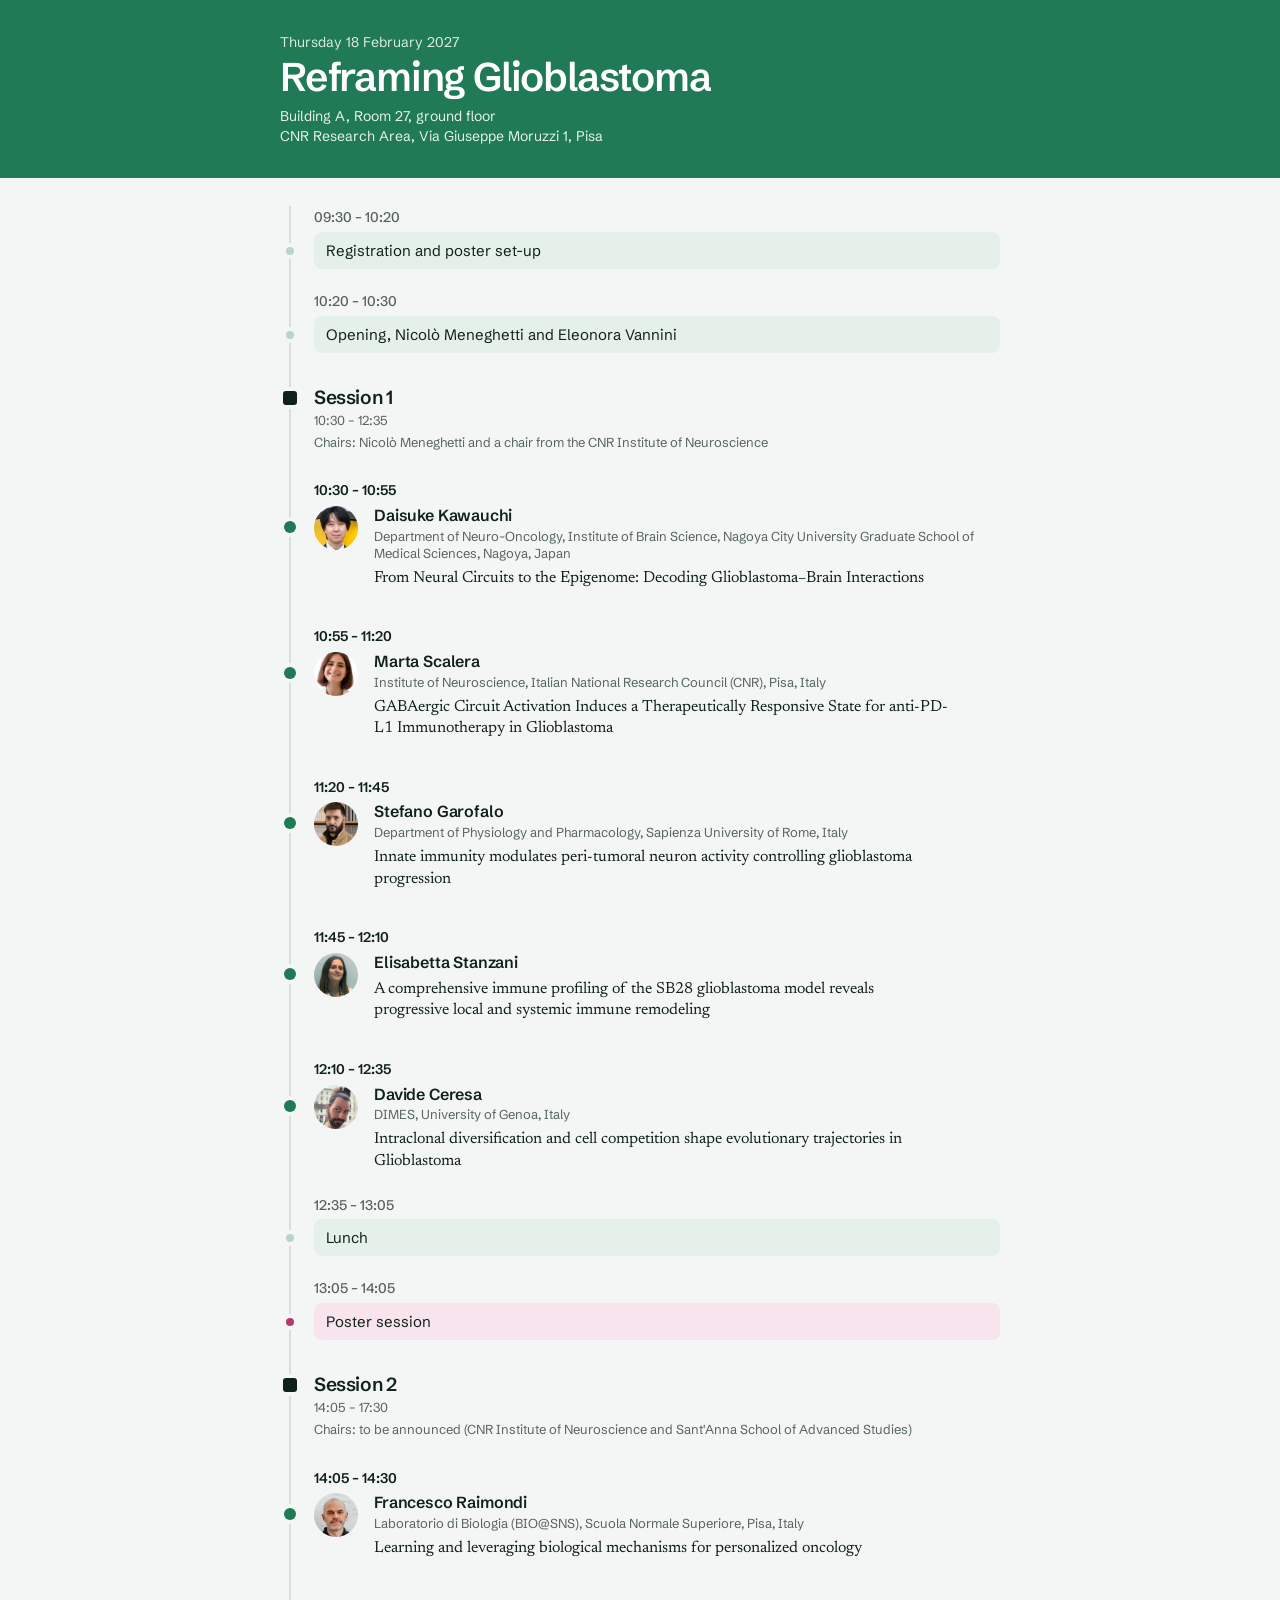
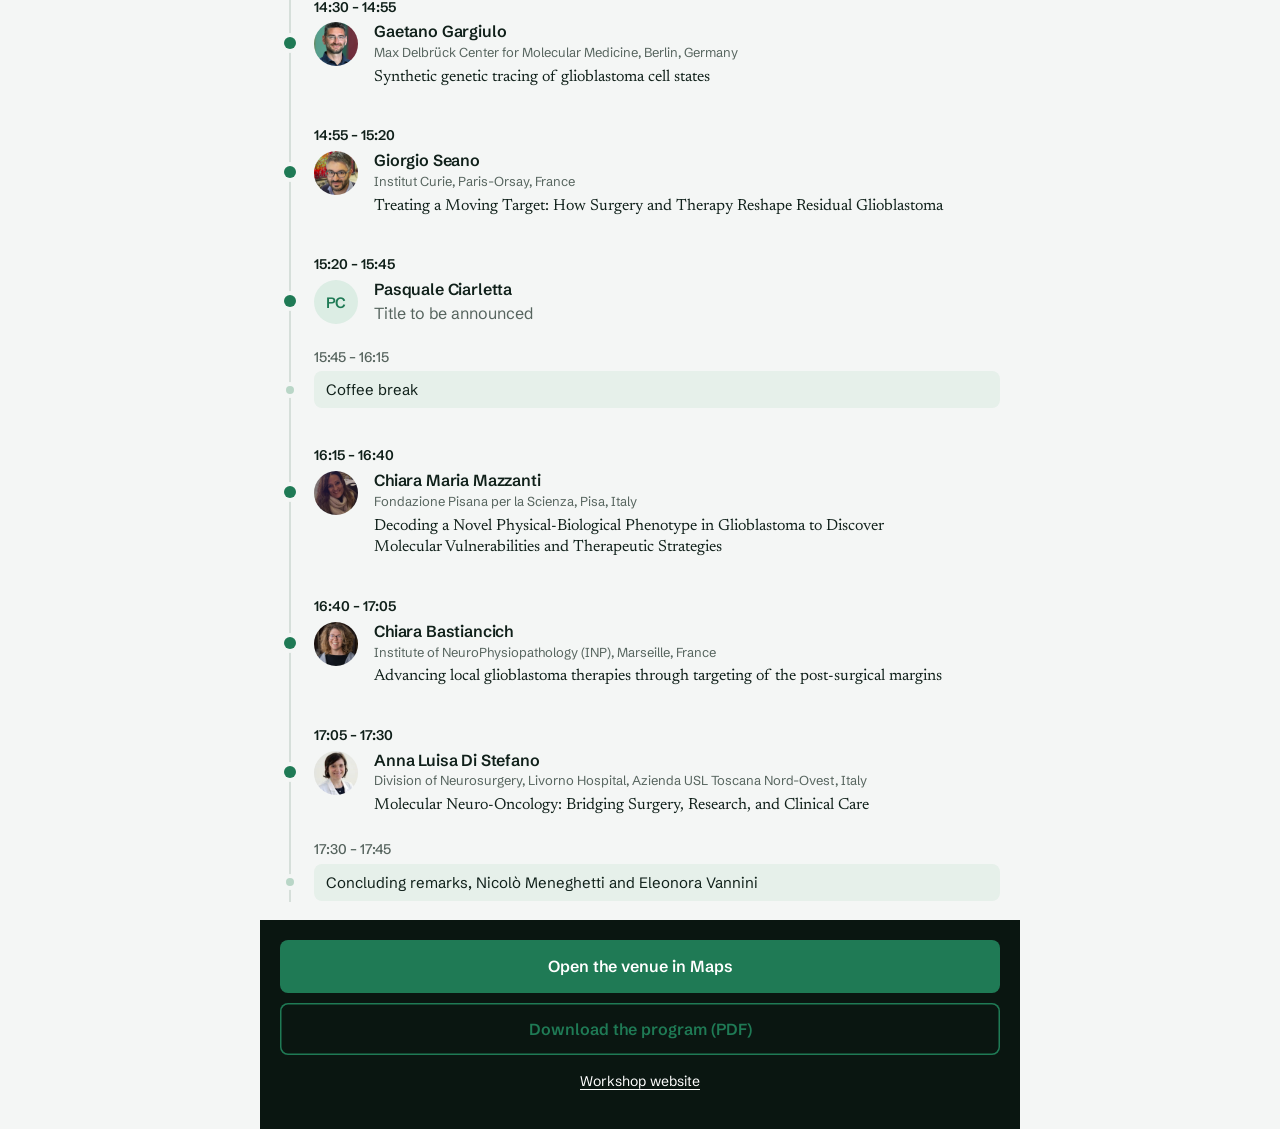
<file: day/index.html>
<!DOCTYPE html>
<html lang="en">
<head>
  <meta charset="utf-8">
  <meta name="viewport" content="width=device-width, initial-scale=1, viewport-fit=cover">
  <meta name="robots" content="noindex">
  <meta name="theme-color" content="#1F7A55">
  <title>Program · Reframing Glioblastoma</title>
  <link rel="icon" type="image/png" href="../assets/favicon.png">
  <link rel="stylesheet" href="../assets/style.css?v=20261119a">
  <link rel="stylesheet" href="day.css?v=20261119a">
</head>
<body class="day">

<header class="day-head">
  <p class="day-kicker">Thursday 18 February 2027</p>
  <h1>Reframing Glioblastoma</h1>
  <p class="day-where">Building A, Room 27, ground floor<br>CNR Research Area, Via Giuseppe Moruzzi 1, Pisa</p>
</header>

<!-- filled in by the script below on the day of the event -->
<section class="now" id="now" hidden aria-live="polite">
  <div class="now__row" id="now-current"></div>
  <div class="now__row now__row--next" id="now-next"></div>
</section>

<main class="day-main">
<ol class="program">

      <li class="slot slot--break" data-start="09:30" data-end="10:20" data-kind="break">
        <time>09:30 – 10:20</time><span class="node"></span>
        <div class="slot__body"><p>Registration and poster set-up</p></div>
      </li>

      <li class="slot slot--break" data-start="10:20" data-end="10:30" data-kind="break">
        <time>10:20 – 10:30</time><span class="node"></span>
        <div class="slot__body"><p>Opening, Nicolò Meneghetti and Eleonora Vannini</p></div>
      </li>

      <li class="session">
        <span></span><span class="node"></span>
        <div>
          <h3>Session 1 <small>10:30 – 12:35</small></h3>
          <p class="chairs">Chairs: Nicolò Meneghetti and a chair from the CNR Institute of Neuroscience</p>
        </div>
      </li>

      <li class="slot" id="talk-kawauchi" data-start="10:30" data-end="10:55" data-kind="talk">
        <time>10:30 – 10:55</time><span class="node"></span>
        <div class="slot__body">
          <img src="../assets/speakers/kawauchi.jpg" alt="" loading="lazy" width="44" height="44">
          <div>
            <p class="speaker">Daisuke Kawauchi <span class="aff">Department of Neuro-Oncology, Institute of Brain Science, Nagoya City University Graduate School of Medical Sciences, Nagoya, Japan</span></p>
            <h3 class="title">From Neural Circuits to the Epigenome: Decoding Glioblastoma–Brain Interactions</h3>
          </div>
        </div>
      </li>

      <li class="slot" id="talk-scalera" data-start="10:55" data-end="11:20" data-kind="talk">
        <time>10:55 – 11:20</time><span class="node"></span>
        <div class="slot__body">
          <img src="../assets/speakers/scalera.jpg" alt="" loading="lazy" width="44" height="44">
          <div>
            <p class="speaker">Marta Scalera <span class="aff">Institute of Neuroscience, Italian National Research Council (CNR), Pisa, Italy</span></p>
            <h3 class="title">GABAergic Circuit Activation Induces a Therapeutically Responsive State for anti-PD-L1 Immunotherapy in Glioblastoma</h3>
          </div>
        </div>
      </li>

      <li class="slot" id="talk-garofalo" data-start="11:20" data-end="11:45" data-kind="talk">
        <time>11:20 – 11:45</time><span class="node"></span>
        <div class="slot__body">
          <img src="../assets/speakers/garofalo.jpg" alt="" loading="lazy" width="44" height="44">
          <div>
            <p class="speaker">Stefano Garofalo <span class="aff">Department of Physiology and Pharmacology, Sapienza University of Rome, Italy</span></p>
            <h3 class="title">Innate immunity modulates peri-tumoral neuron activity controlling glioblastoma progression</h3>
          </div>
        </div>
      </li>

      <li class="slot" id="talk-stanzani" data-start="11:45" data-end="12:10" data-kind="talk">
        <time>11:45 – 12:10</time><span class="node"></span>
        <div class="slot__body">
          <img src="../assets/speakers/stanzani.jpg" alt="" loading="lazy" width="44" height="44">
          <div>
            <p class="speaker">Elisabetta Stanzani</p>
            <h3 class="title">A comprehensive immune profiling of the SB28 glioblastoma model reveals progressive local and systemic immune remodeling</h3>
          </div>
        </div>
      </li>

      <li class="slot" id="talk-ceresa" data-start="12:10" data-end="12:35" data-kind="talk">
        <time>12:10 – 12:35</time><span class="node"></span>
        <div class="slot__body">
          <img src="../assets/speakers/ceresa.jpg?v=2" alt="" loading="lazy" width="44" height="44">
          <div>
            <p class="speaker">Davide Ceresa <span class="aff">DIMES, University of Genoa, Italy</span></p>
            <h3 class="title">Intraclonal diversification and cell competition shape evolutionary trajectories in Glioblastoma</h3>
          </div>
        </div>
      </li>

      <li class="slot slot--break" data-start="12:35" data-end="13:05" data-kind="break">
        <time>12:35 – 13:05</time><span class="node"></span>
        <div class="slot__body"><p>Lunch</p></div>
      </li>

      <li class="slot slot--break" data-start="13:05" data-end="14:05" data-kind="poster">
        <time>13:05 – 14:05</time><span class="node"></span>
        <div class="slot__body"><p>Poster session</p></div>
      </li>

      <li class="session">
        <span></span><span class="node"></span>
        <div>
          <h3>Session 2 <small>14:05 – 17:30</small></h3>
          <p class="chairs">Chairs: to be announced (CNR Institute of Neuroscience and Sant'Anna School of Advanced Studies)</p>
        </div>
      </li>

      <li class="slot" id="talk-raimondi" data-start="14:05" data-end="14:30" data-kind="talk">
        <time>14:05 – 14:30</time><span class="node"></span>
        <div class="slot__body">
          <img src="../assets/speakers/raimondi.jpg" alt="" loading="lazy" width="44" height="44">
          <div>
            <p class="speaker">Francesco Raimondi <span class="aff">Laboratorio di Biologia (BIO@SNS), Scuola Normale Superiore, Pisa, Italy</span></p>
            <h3 class="title">Learning and leveraging biological mechanisms for personalized oncology</h3>
          </div>
        </div>
      </li>

      <li class="slot" id="talk-gargiulo" data-start="14:30" data-end="14:55" data-kind="talk">
        <time>14:30 – 14:55</time><span class="node"></span>
        <div class="slot__body">
          <img src="../assets/speakers/gargiulo.jpg" alt="" loading="lazy" width="44" height="44">
          <div>
            <p class="speaker">Gaetano Gargiulo <span class="aff">Max Delbrück Center for Molecular Medicine, Berlin, Germany</span></p>
            <h3 class="title">Synthetic genetic tracing of glioblastoma cell states</h3>
          </div>
        </div>
      </li>

      <li class="slot" id="talk-seano" data-start="14:55" data-end="15:20" data-kind="talk">
        <time>14:55 – 15:20</time><span class="node"></span>
        <div class="slot__body">
          <img src="../assets/speakers/seano.jpg" alt="" loading="lazy" width="44" height="44">
          <div>
            <p class="speaker">Giorgio Seano <span class="aff">Institut Curie, Paris-Orsay, France</span></p>
            <h3 class="title">Treating a Moving Target: How Surgery and Therapy Reshape Residual Glioblastoma</h3>
          </div>
        </div>
      </li>

      <li class="slot" id="talk-ciarletta" data-start="15:20" data-end="15:45" data-kind="talk">
        <time>15:20 – 15:45</time><span class="node"></span>
        <div class="slot__body">
          <span class="initials" aria-hidden="true">PC</span>
          <div>
            <p class="speaker">Pasquale Ciarletta</p>
            <p class="title title--tba">Title to be announced</p>
          </div>
        </div>
      </li>

      <li class="slot slot--break" data-start="15:45" data-end="16:15" data-kind="break">
        <time>15:45 – 16:15</time><span class="node"></span>
        <div class="slot__body"><p>Coffee break</p></div>
      </li>

      <li class="slot" id="talk-mazzanti" data-start="16:15" data-end="16:40" data-kind="talk">
        <time>16:15 – 16:40</time><span class="node"></span>
        <div class="slot__body">
          <img src="../assets/speakers/mazzanti.jpg" alt="" loading="lazy" width="44" height="44">
          <div>
            <p class="speaker">Chiara Maria Mazzanti <span class="aff">Fondazione Pisana per la Scienza, Pisa, Italy</span></p>
            <h3 class="title">Decoding a Novel Physical-Biological Phenotype in Glioblastoma to Discover Molecular Vulnerabilities and Therapeutic Strategies</h3>
          </div>
        </div>
      </li>

      <li class="slot" id="talk-bastiancich" data-start="16:40" data-end="17:05" data-kind="talk">
        <time>16:40 – 17:05</time><span class="node"></span>
        <div class="slot__body">
          <img src="../assets/speakers/bastiancich.jpg" alt="" loading="lazy" width="44" height="44">
          <div>
            <p class="speaker">Chiara Bastiancich <span class="aff">Institute of NeuroPhysiopathology (INP), Marseille, France</span></p>
            <h3 class="title">Advancing local glioblastoma therapies through targeting of the post-surgical margins</h3>
          </div>
        </div>
      </li>

      <li class="slot" id="talk-di-stefano" data-start="17:05" data-end="17:30" data-kind="talk">
        <time>17:05 – 17:30</time><span class="node"></span>
        <div class="slot__body">
          <img src="../assets/speakers/di-stefano.jpg" alt="" loading="lazy" width="44" height="44">
          <div>
            <p class="speaker">Anna Luisa Di Stefano <span class="aff">Division of Neurosurgery, Livorno Hospital, Azienda USL Toscana Nord-Ovest, Italy</span></p>
            <h3 class="title">Molecular Neuro-Oncology: Bridging Surgery, Research, and Clinical Care</h3>
          </div>
        </div>
      </li>

      <li class="slot slot--break" data-start="17:30" data-end="17:45" data-kind="break">
        <time>17:30 – 17:45</time><span class="node"></span>
        <div class="slot__body"><p>Concluding remarks, Nicolò Meneghetti and Eleonora Vannini</p></div>
      </li>
    </ol>
</main>

<footer class="day-foot">
  <a class="btn" href="https://www.google.com/maps/search/?api=1&amp;query=Area+della+Ricerca+CNR+Via+Giuseppe+Moruzzi+1+Pisa">Open the venue in Maps</a>
  <a class="btn btn--ghost" href="program.pdf" download>Download the program (PDF)</a>
  <p><a href="../">Workshop website</a></p>
</footer>

<script>
/* Highlights the talk in progress and the next one, using Pisa time (CET).
   Works only on the day of the event; on other days the page is a plain program. */
(function () {
  const EVENT_DAY = "2027-02-18";
  const rows = [...document.querySelectorAll(".program [data-start]")];
  const box = document.getElementById("now");
  const cur = document.getElementById("now-current"), nxt = document.getElementById("now-next");
  const label = (r) => {
    const sp = r.querySelector(".speaker");
    const name = sp ? sp.childNodes[0].textContent.trim() : (r.querySelector(".slot__body p") || {}).textContent;
    return `<span class="now__time">${r.dataset.start}–${r.dataset.end}</span> <span class="now__what">${name}</span>`;
  };
  function pisaNow() {
    const p = new Intl.DateTimeFormat("en-CA", { timeZone: "Europe/Rome", year: "numeric", month: "2-digit", day: "2-digit",
      hour: "2-digit", minute: "2-digit", hour12: false }).formatToParts(new Date());
    const g = (t) => p.find((x) => x.type === t).value;
    return { day: `${g("year")}-${g("month")}-${g("day")}`, min: (+g("hour") % 24) * 60 + +g("minute") };
  }
  const m = (t) => { const [h, mm] = t.split(":").map(Number); return h * 60 + mm; };
  function update() {
    rows.forEach((r) => r.classList.remove("is-now"));
    const n = pisaNow();
    if (n.day !== EVENT_DAY) { box.hidden = true; return; }
    const now = rows.find((r) => m(r.dataset.start) <= n.min && n.min < m(r.dataset.end));
    const next = rows.find((r) => m(r.dataset.start) > n.min);
    if (!now && !next) { box.hidden = true; return; }
    box.hidden = false;
    cur.innerHTML = now ? "<b>Now</b> " + label(now) : "<b>Now</b> <span class=\"now__what\">Break</span>";
    nxt.innerHTML = next ? "<b>Next</b> " + label(next) : "";
    if (now) now.classList.add("is-now");
  }
  update();
  setInterval(update, 30000);
  // on the day, open the page at the talk in progress
  const live = document.querySelector(".is-now");
  if (live) live.scrollIntoView({ block: "center" });
})();
</script>
</body>
</html>
</file>
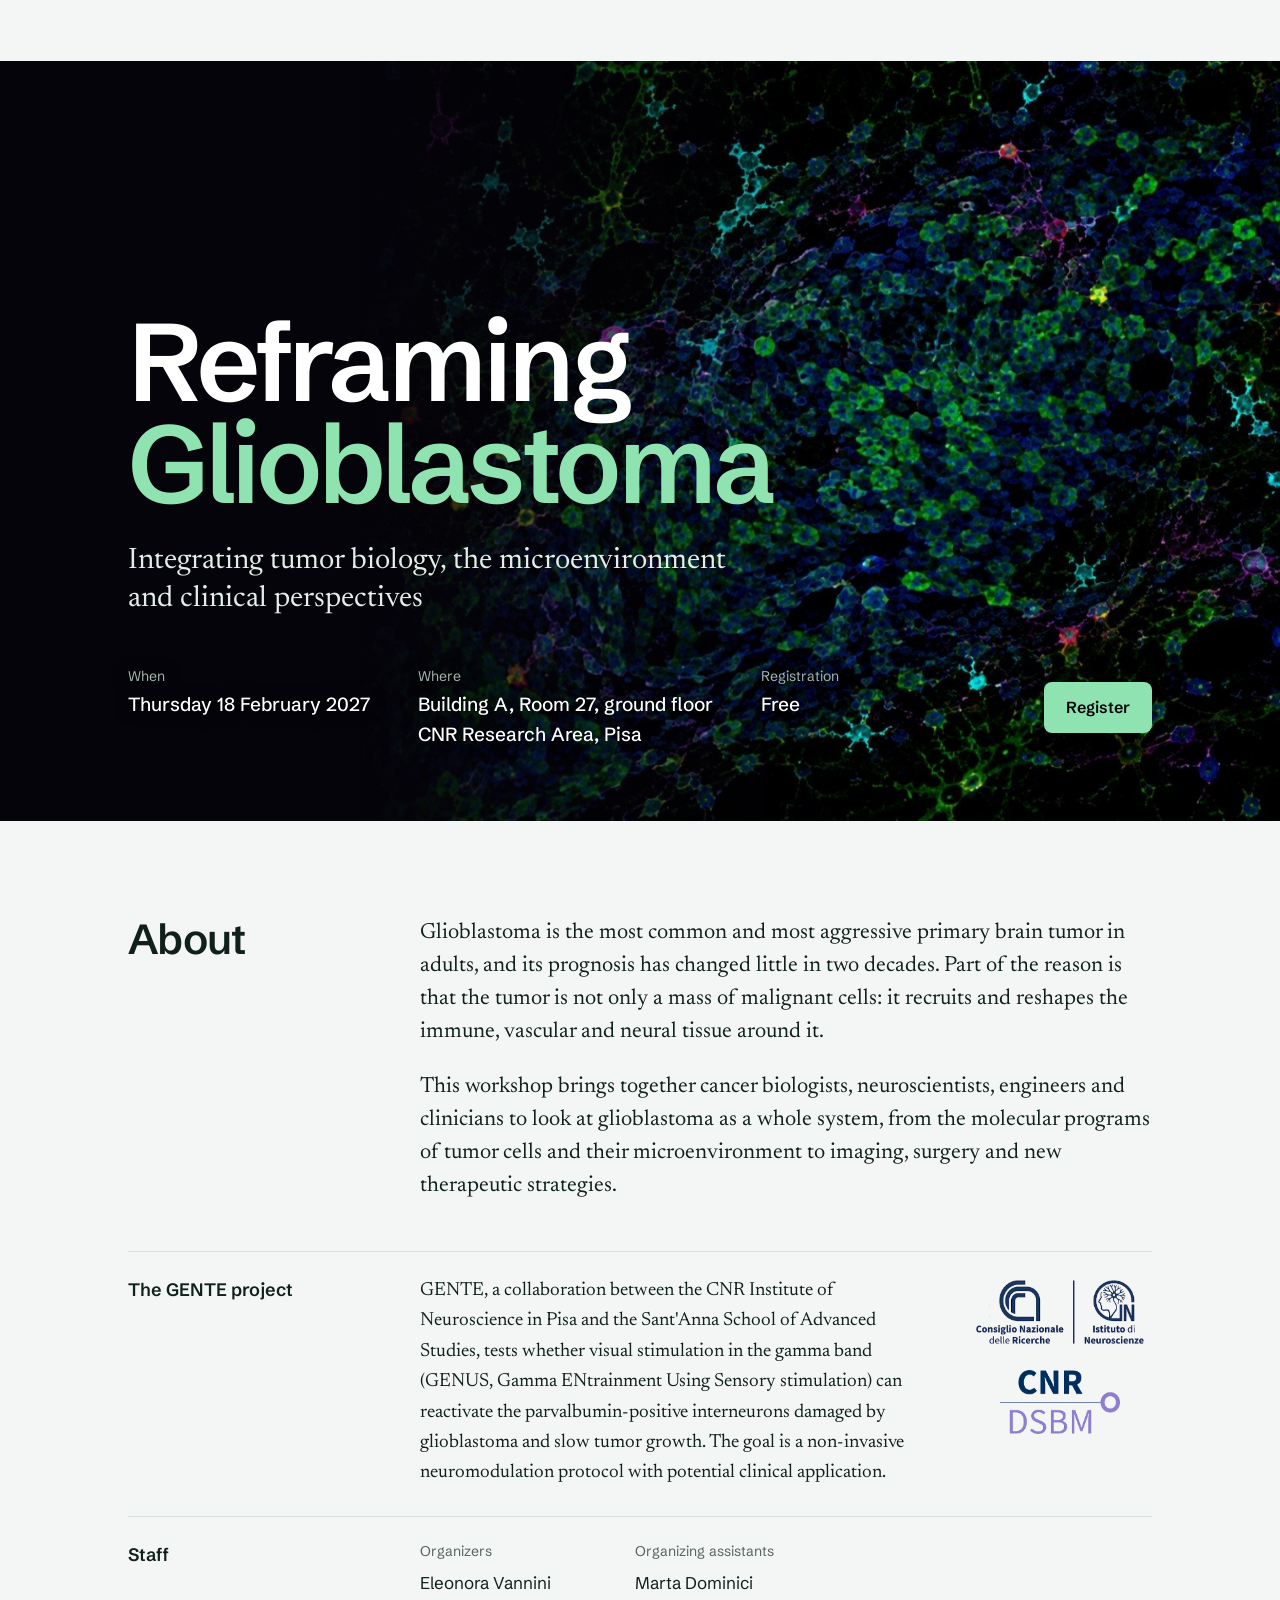
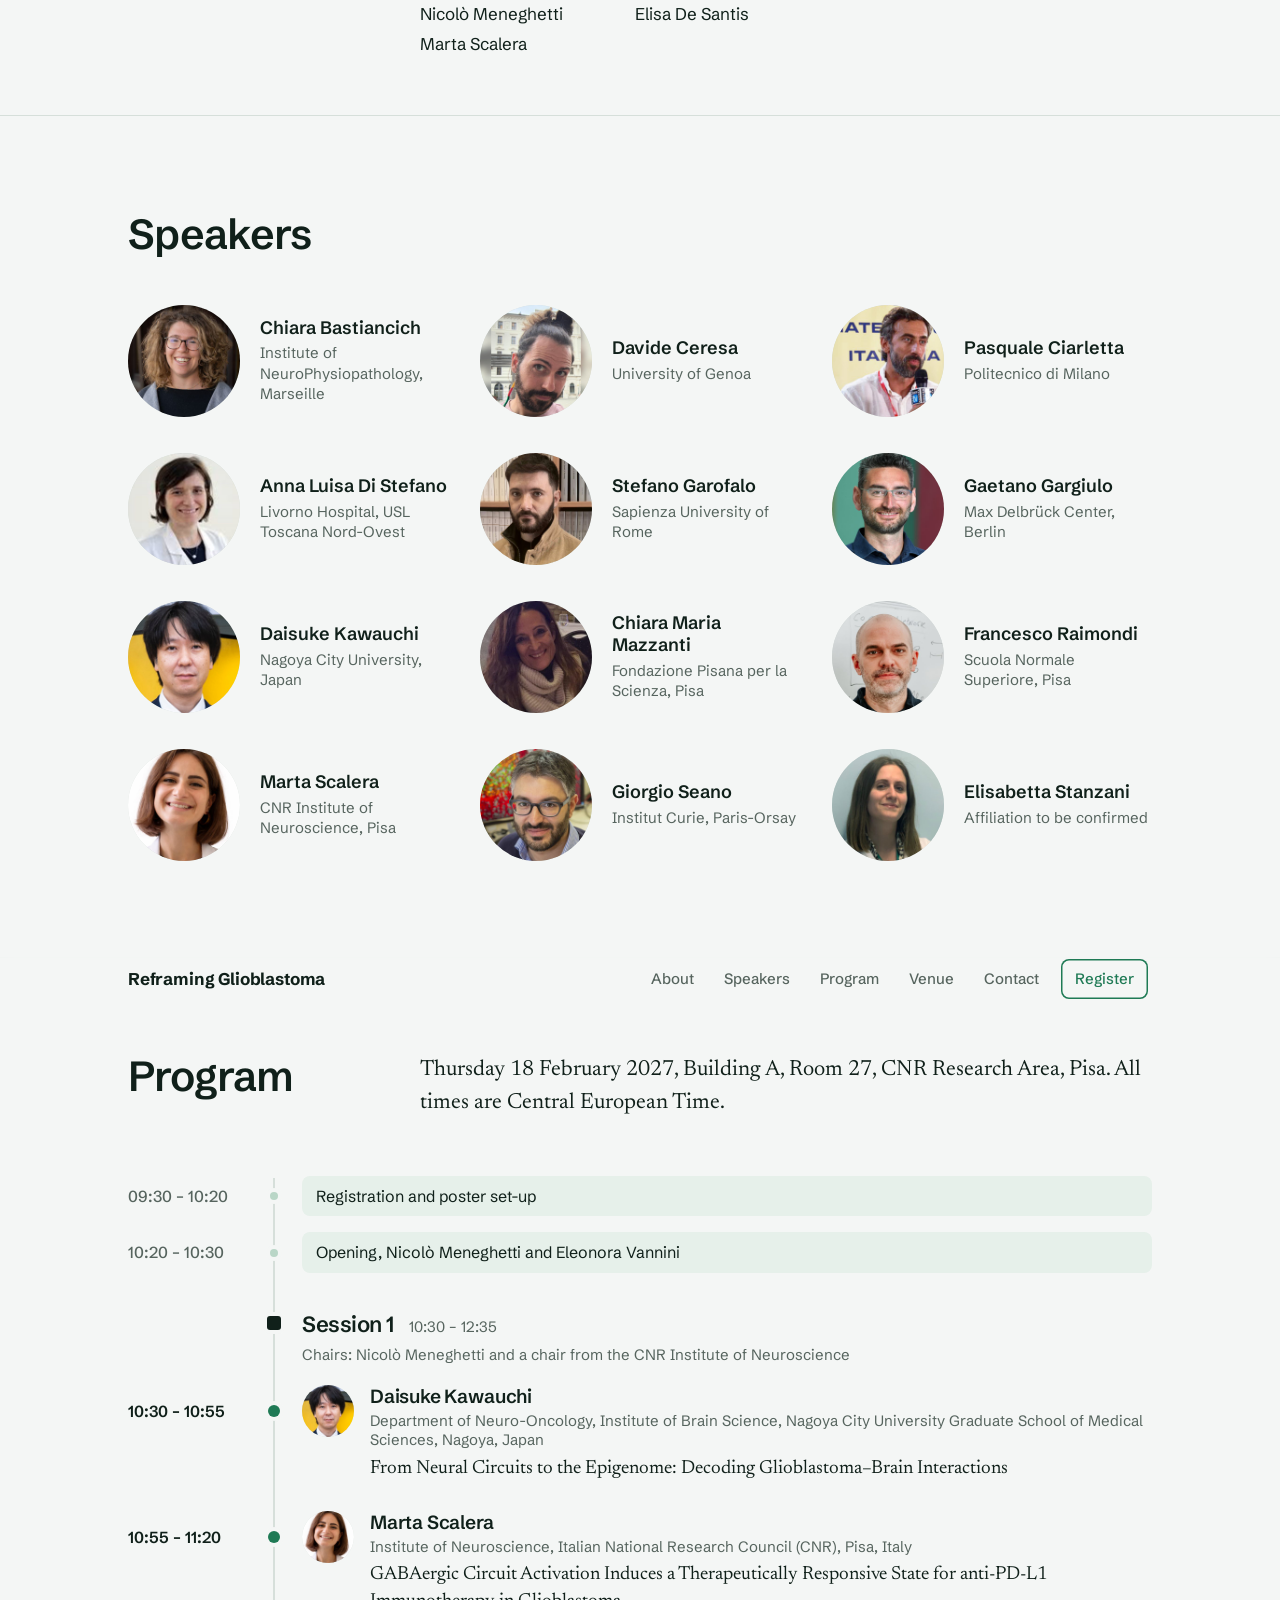
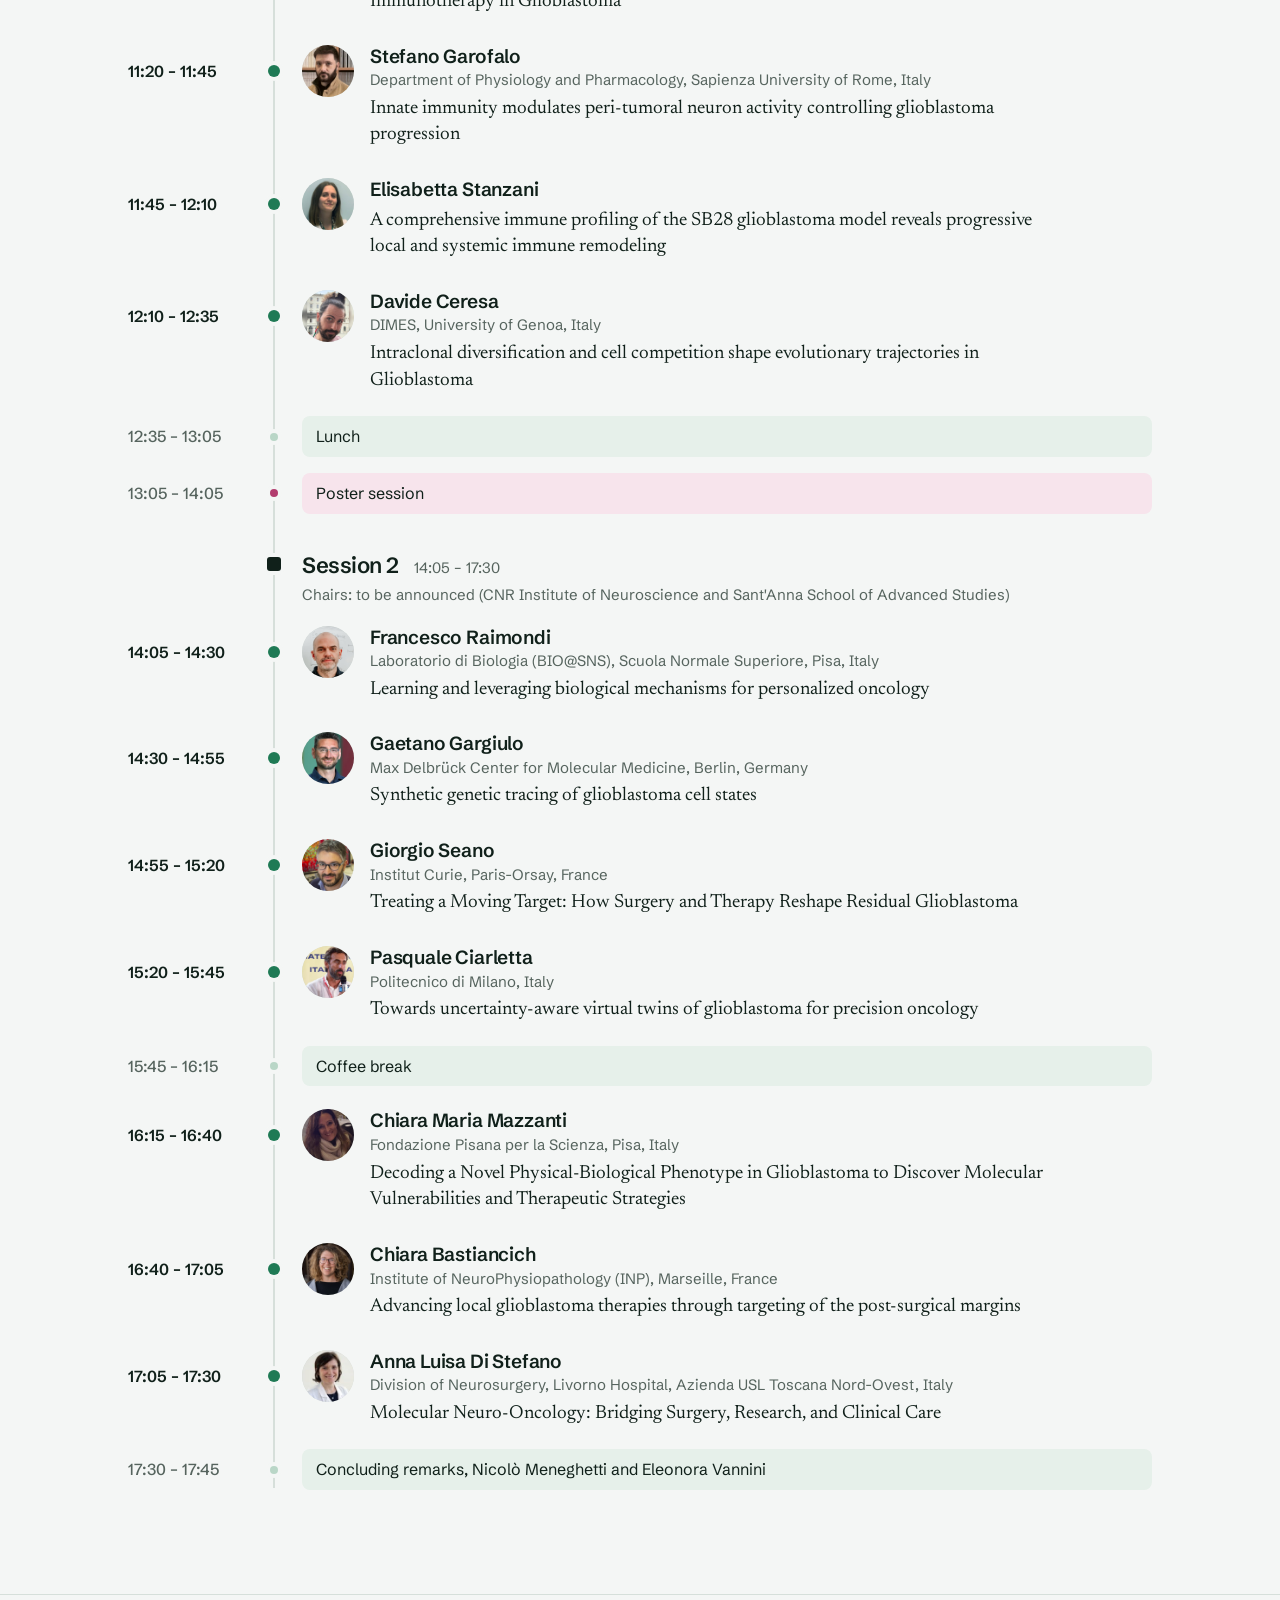
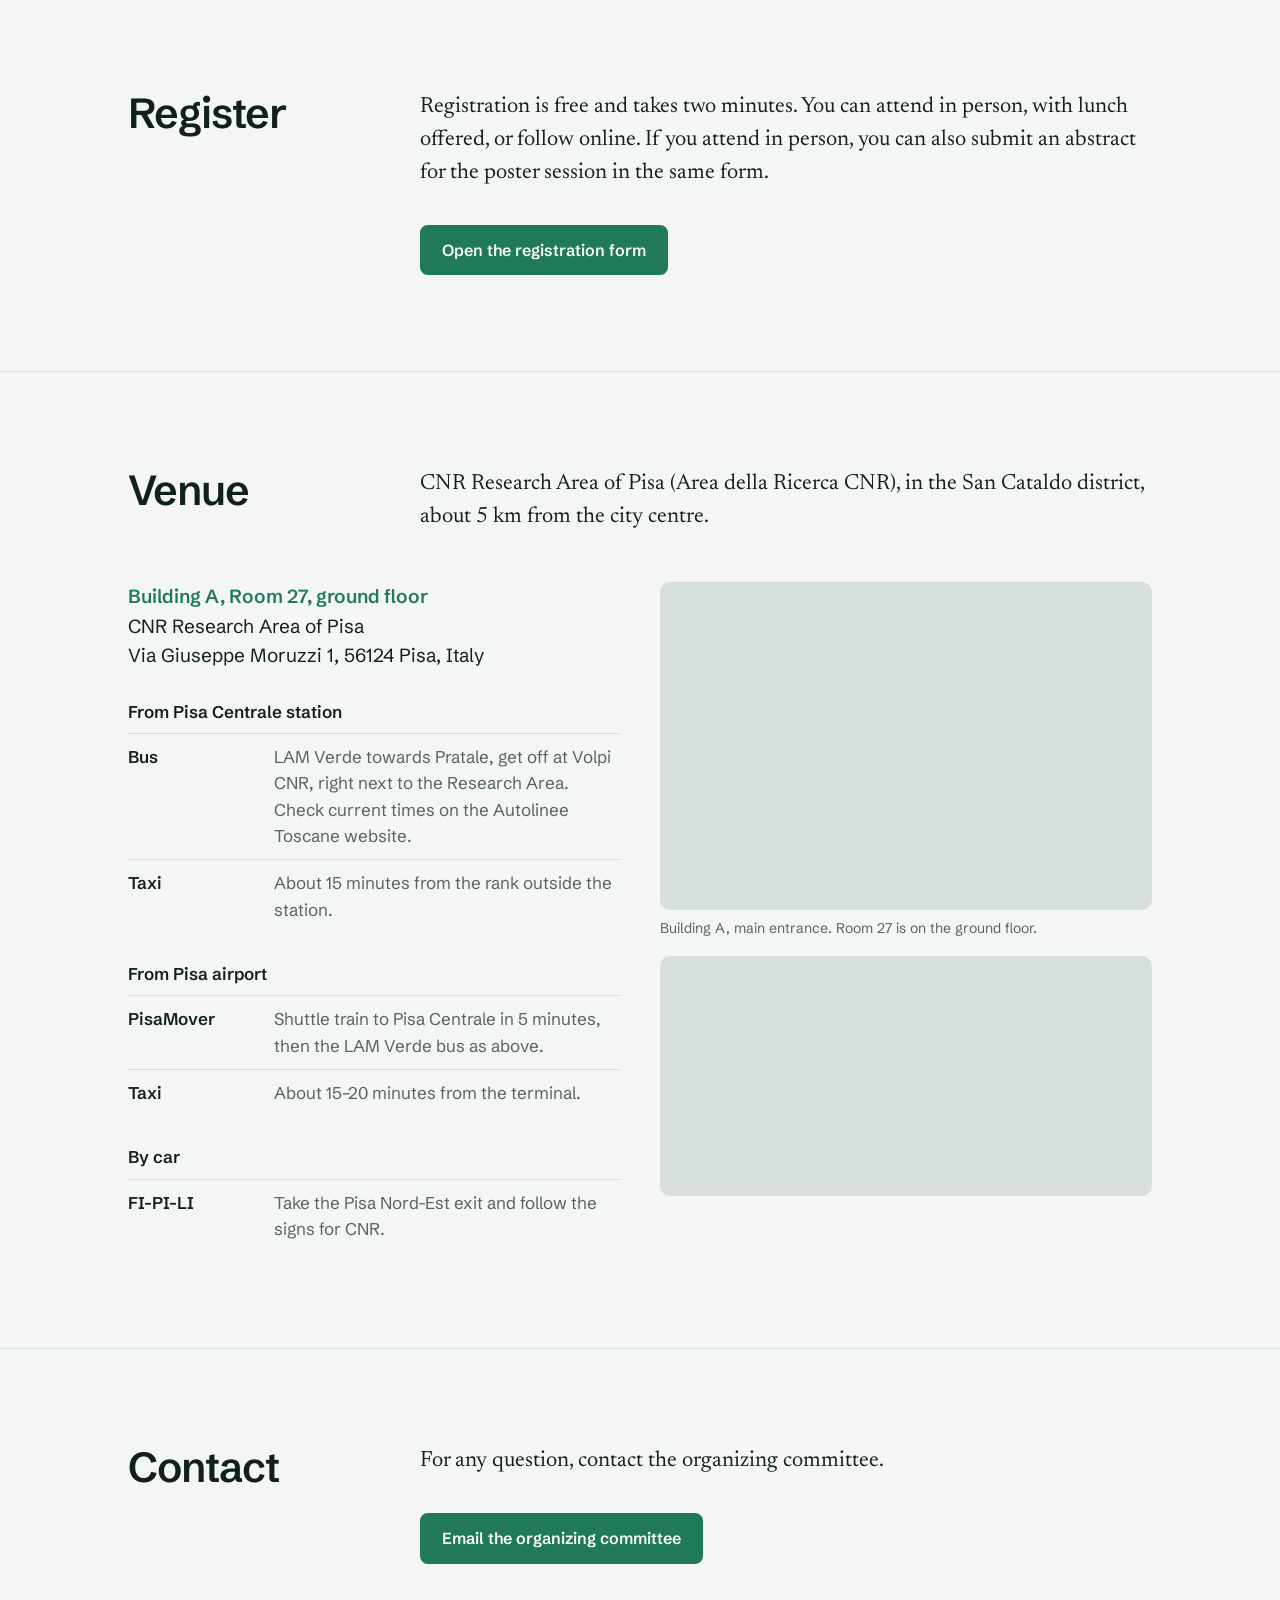
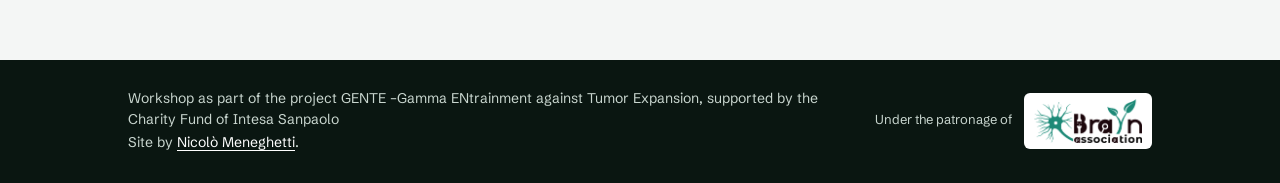
<file: directions/index.html>
<!DOCTYPE html>
<html lang="en"><head><meta charset="utf-8"><title>Moved</title>
<meta http-equiv="refresh" content="0; url=../#venue"><link rel="canonical" href="../#venue"></head>
<body><p>This page has moved: <a href="../#venue">continue</a>.</p></body></html>
</file>
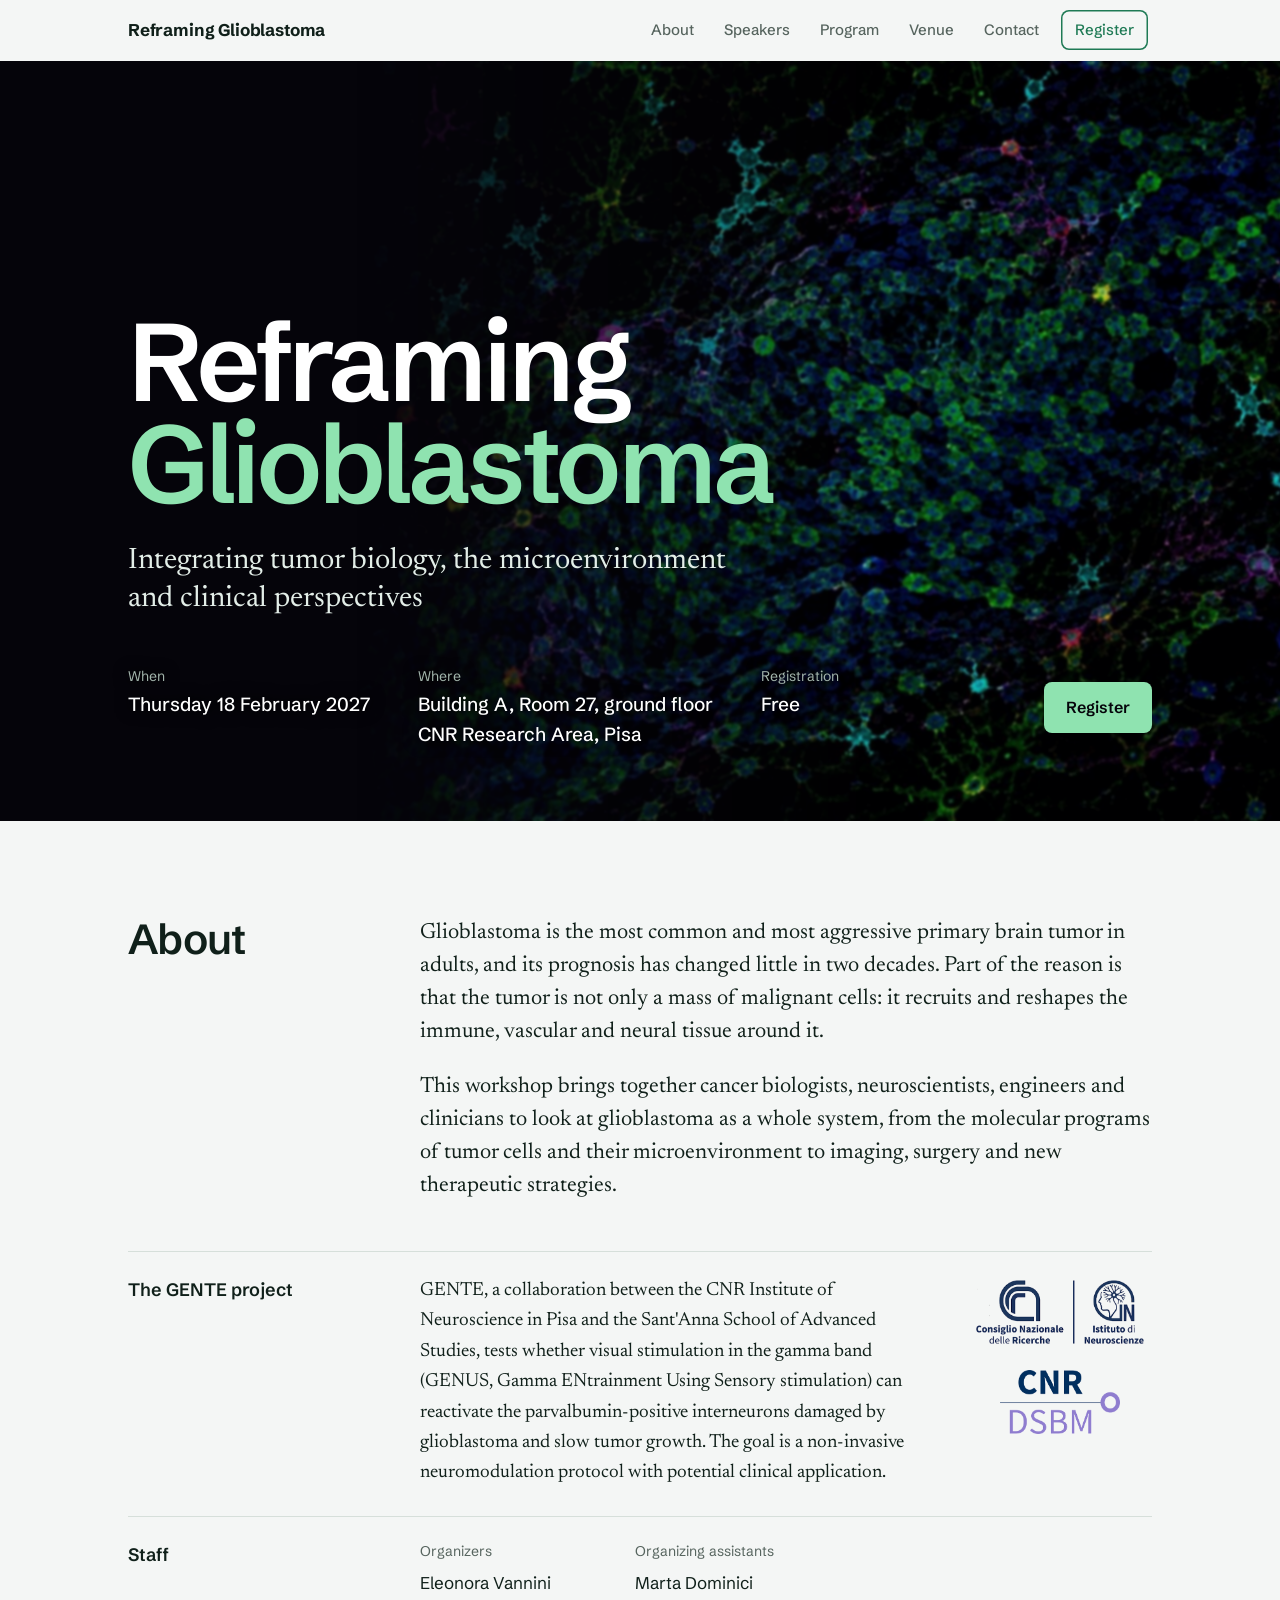
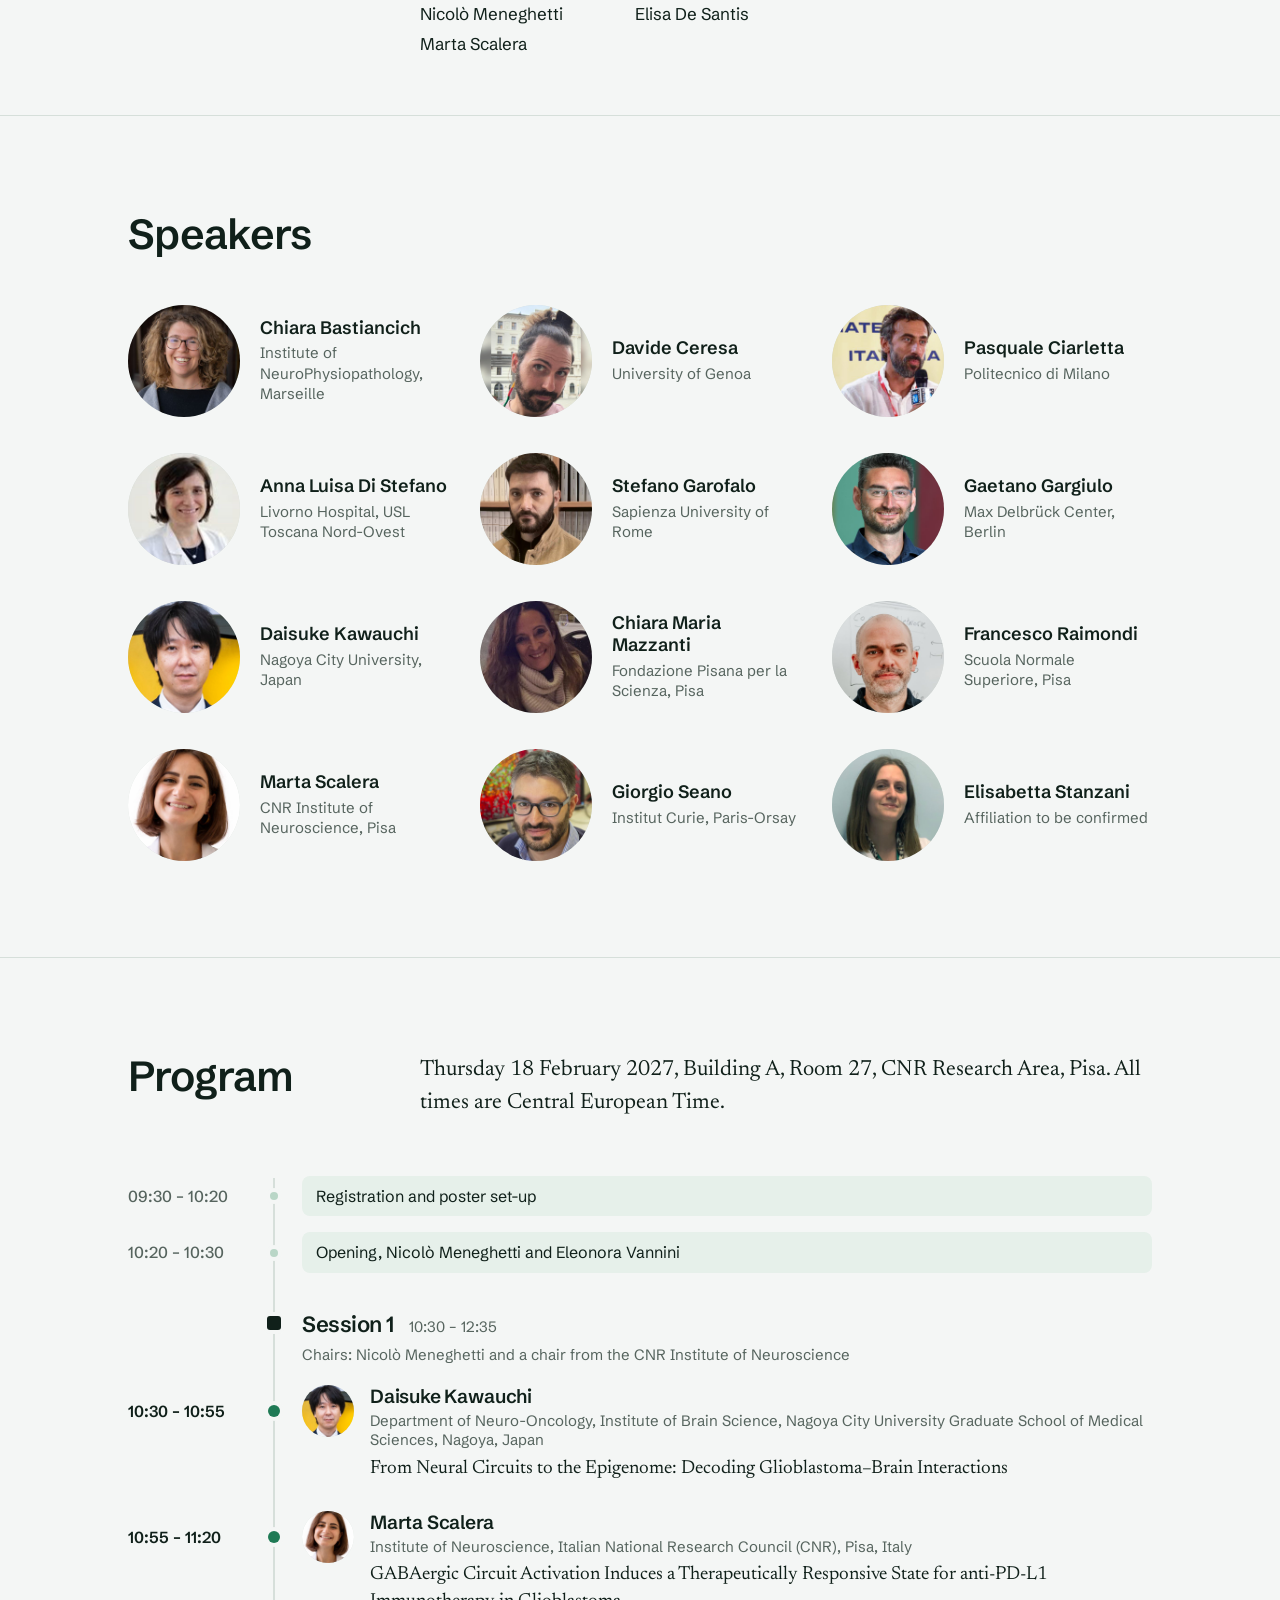
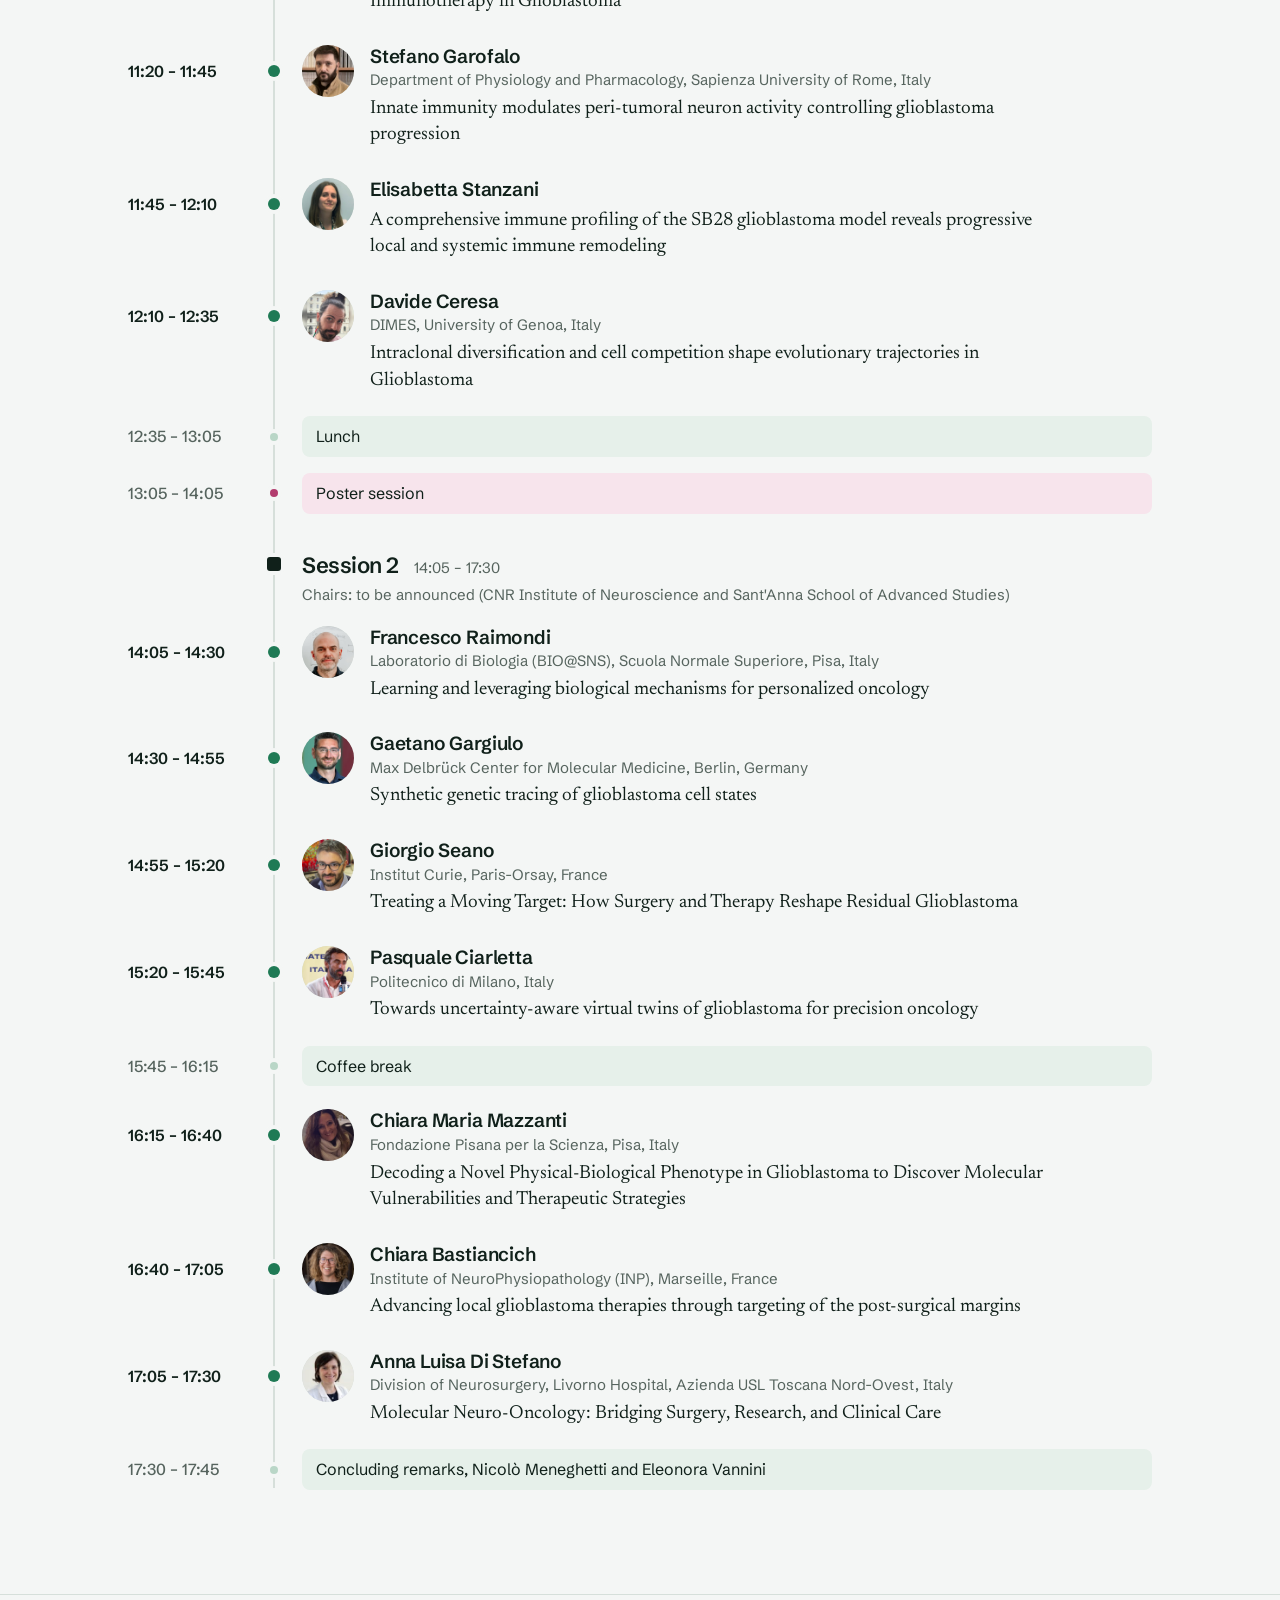
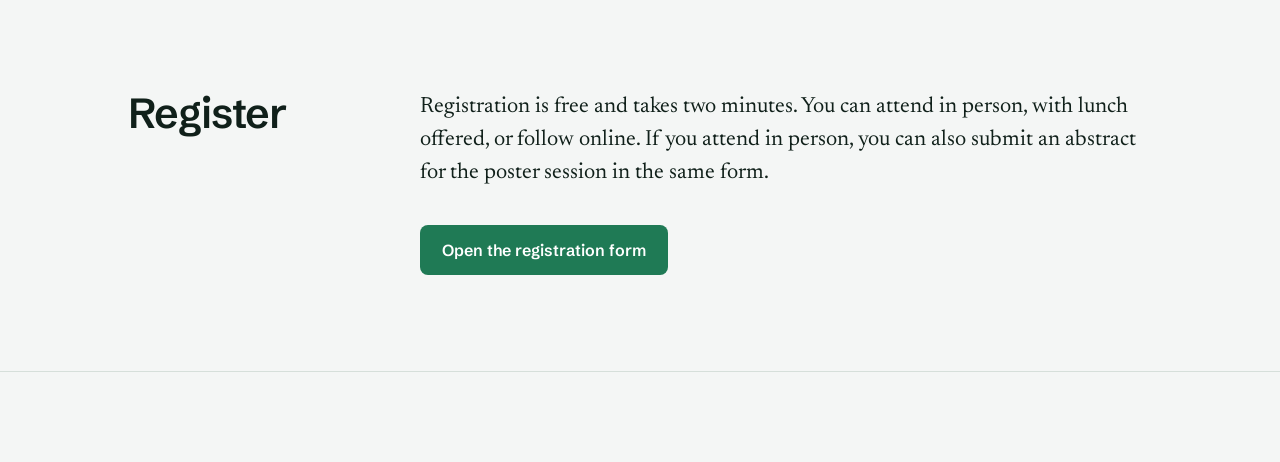
<file: flyer/index.html>
<!DOCTYPE html>
<html lang="en"><head><meta charset="utf-8"><title>Moved</title>
<meta http-equiv="refresh" content="0; url=../#top"><link rel="canonical" href="../#top"></head>
<body><p>This page has moved: <a href="../#top">continue</a>.</p></body></html>
</file>
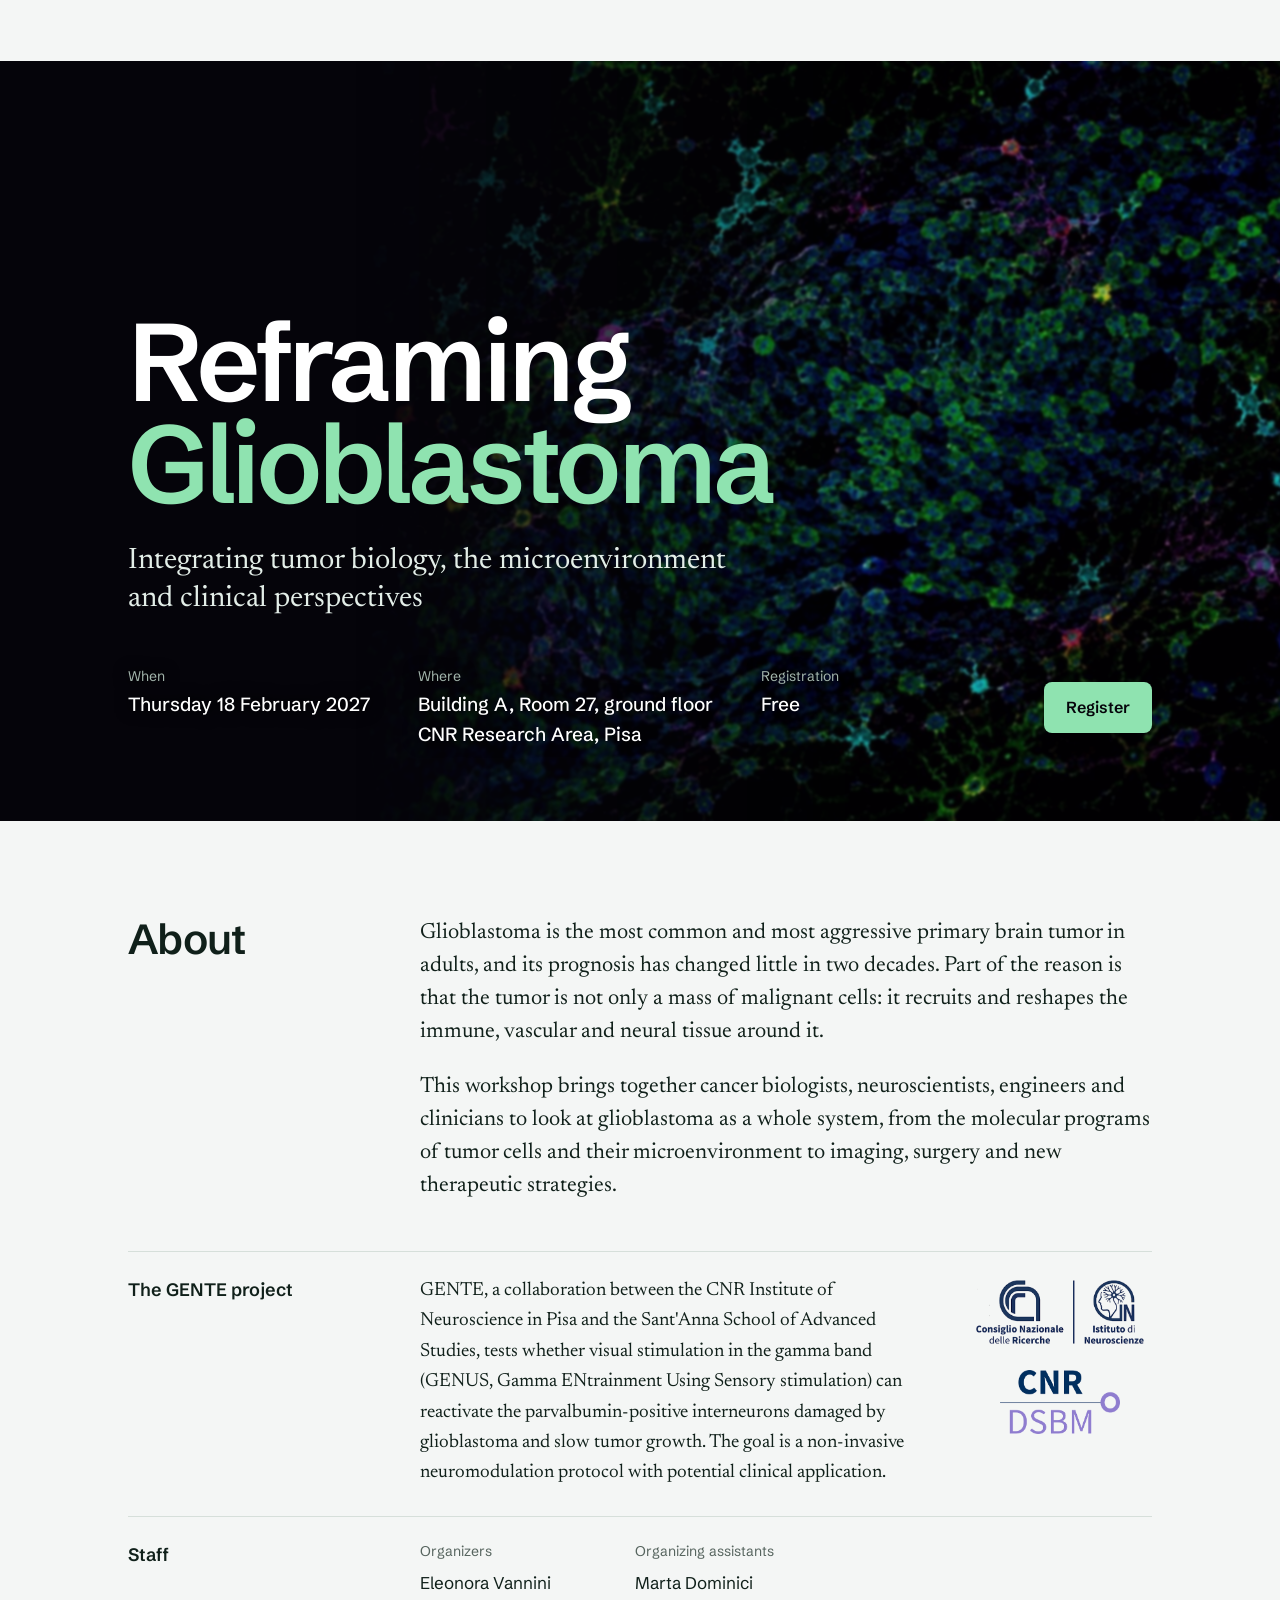
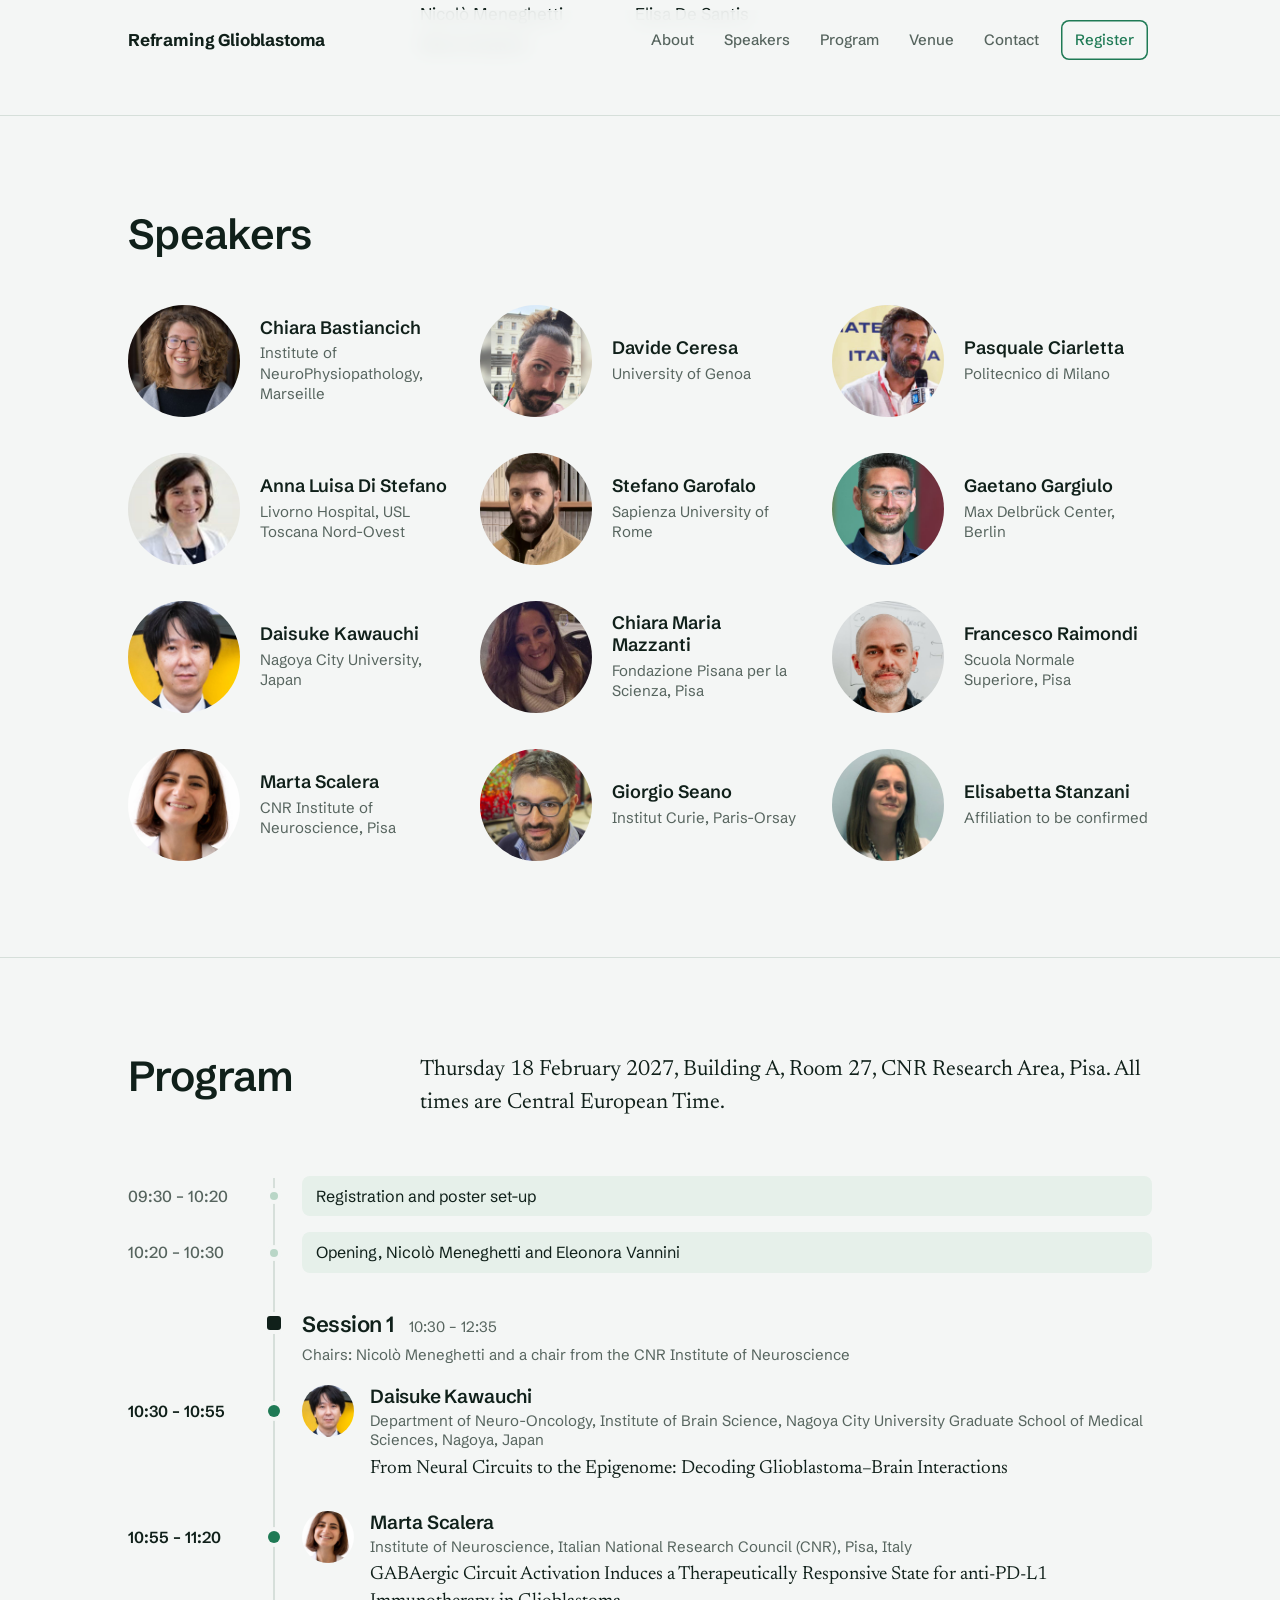
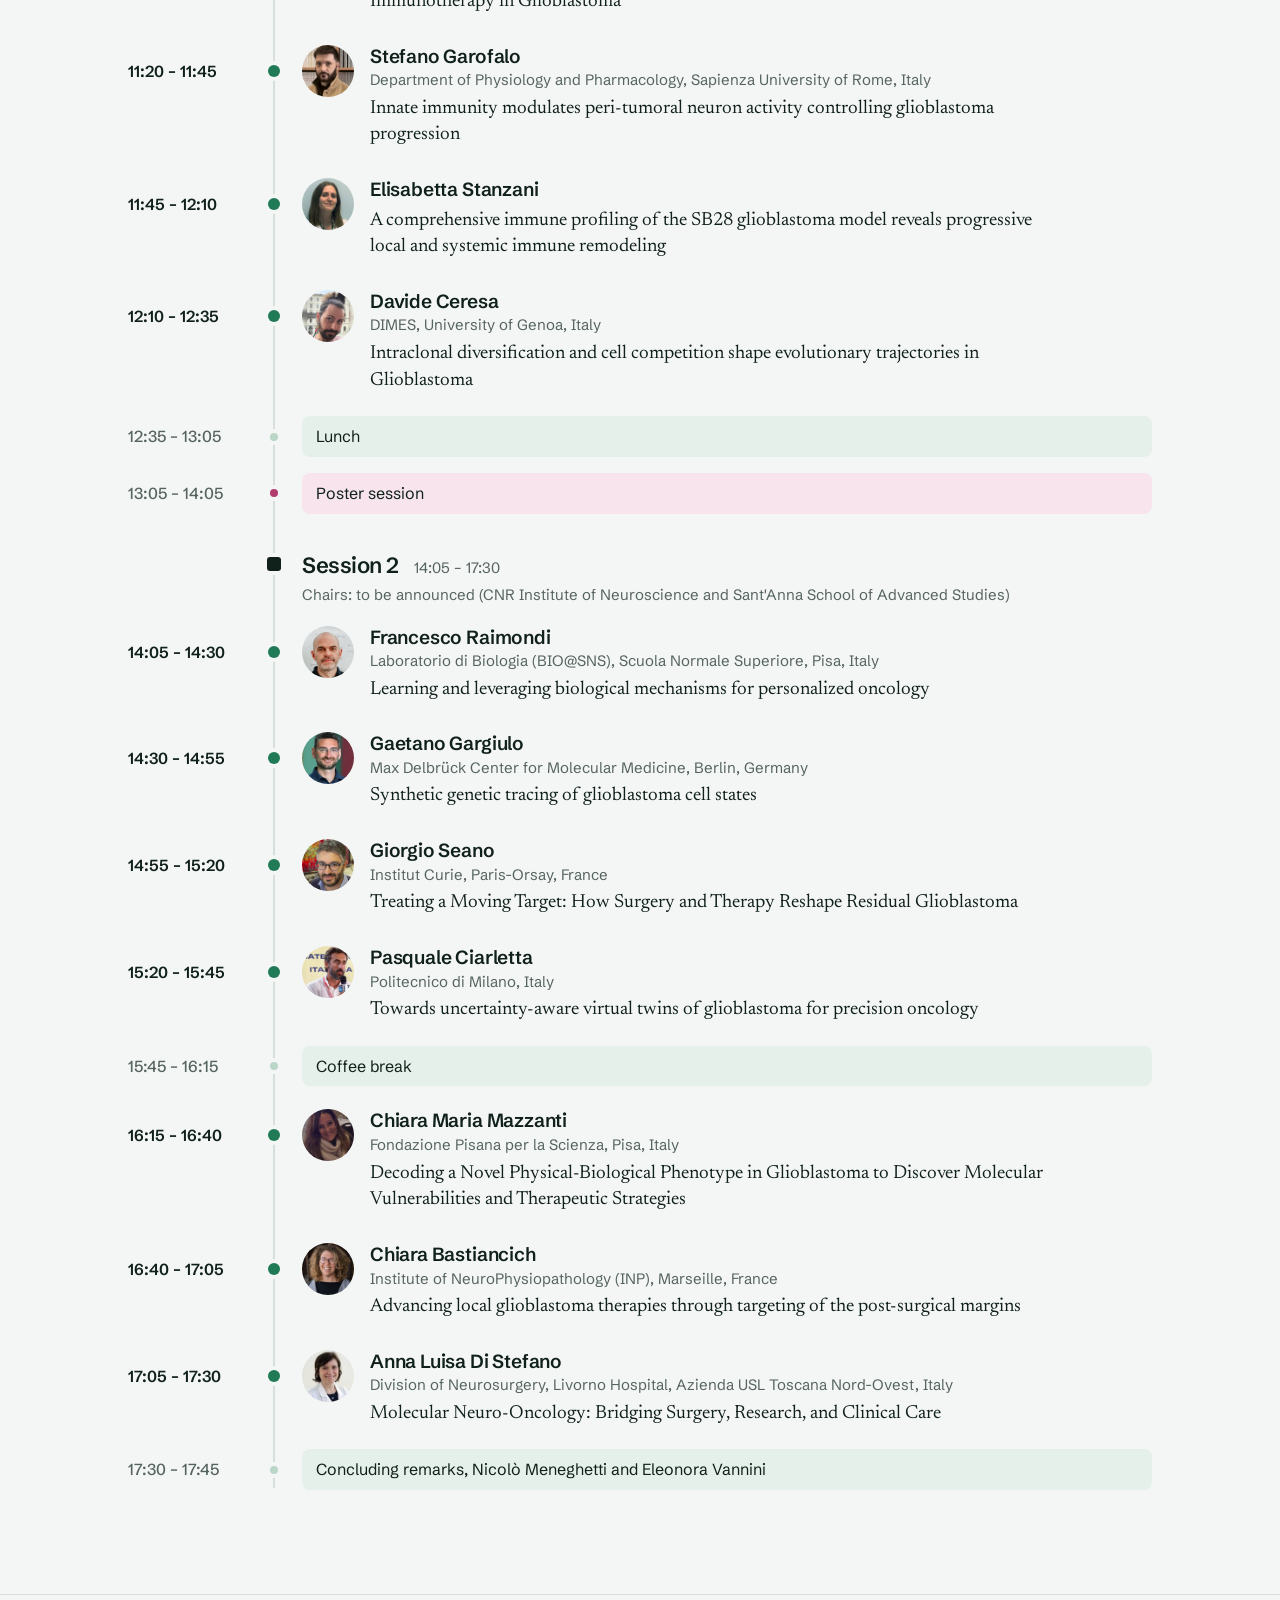
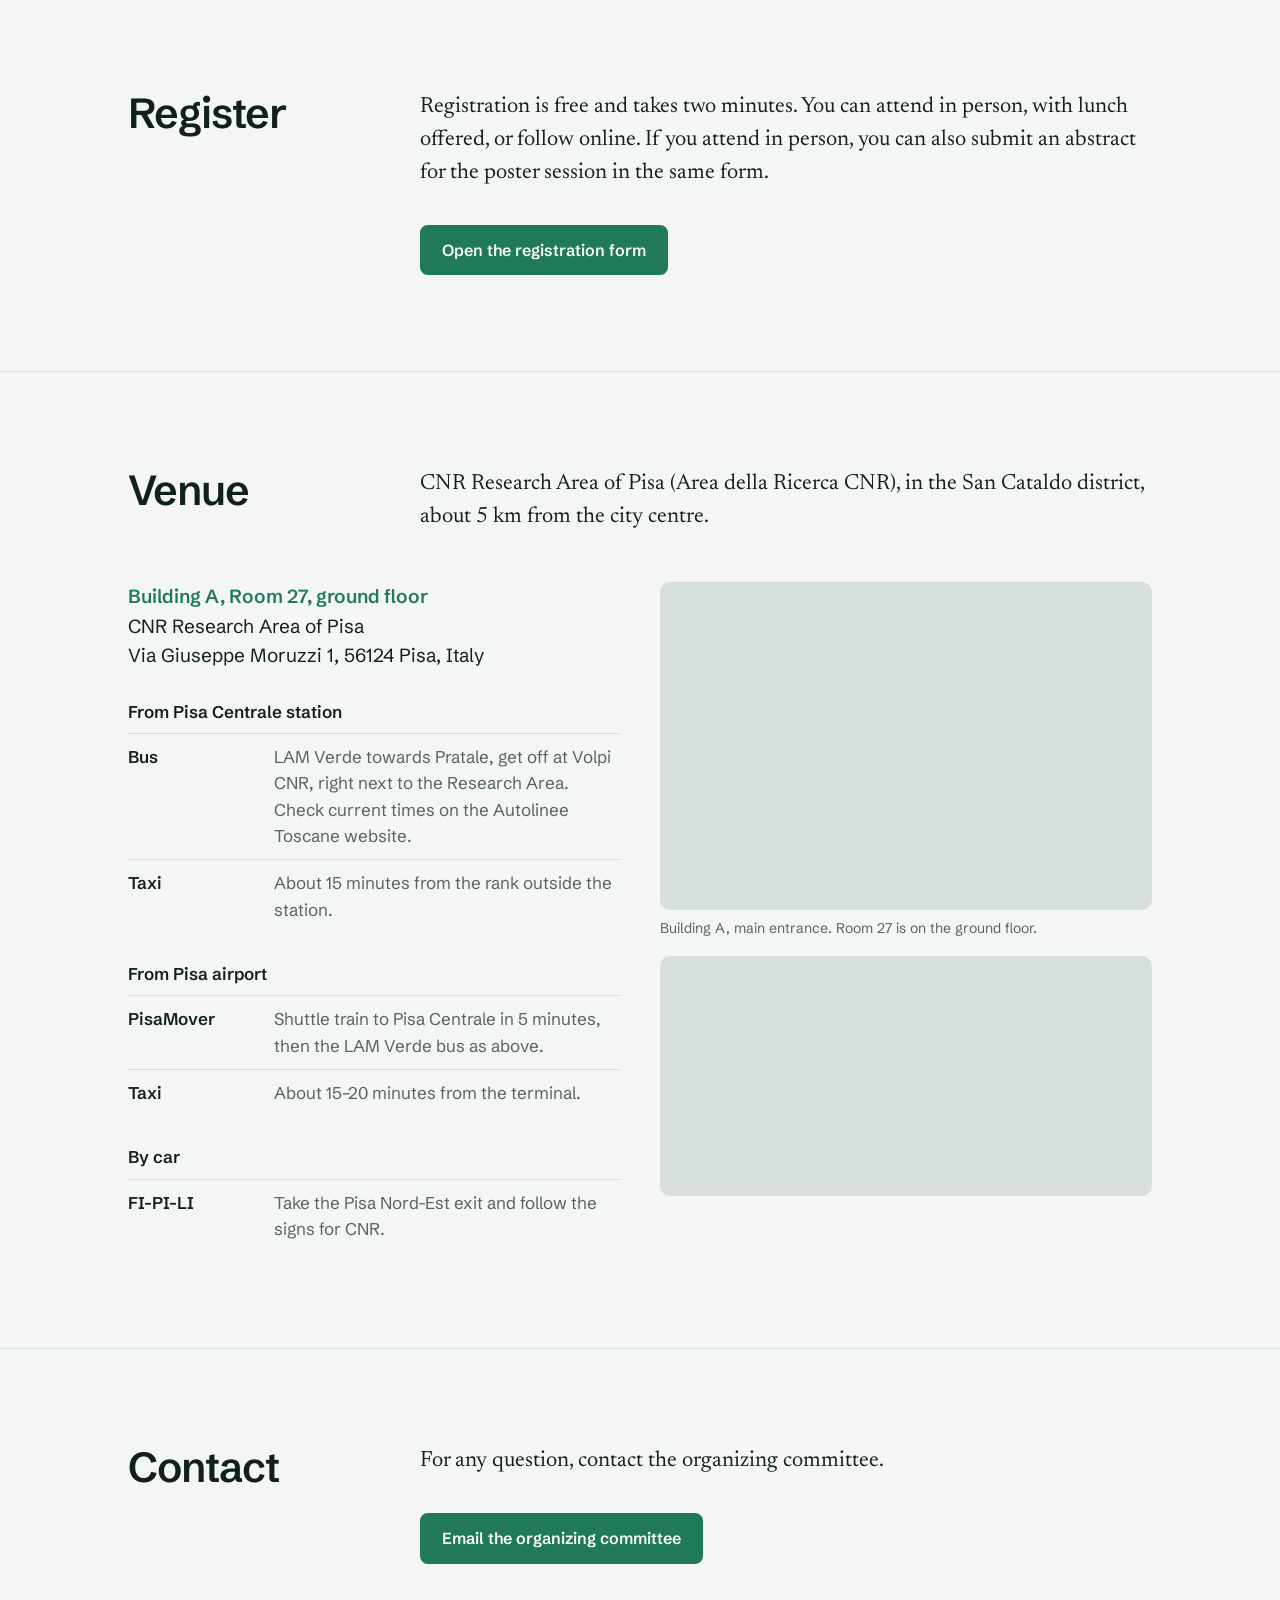
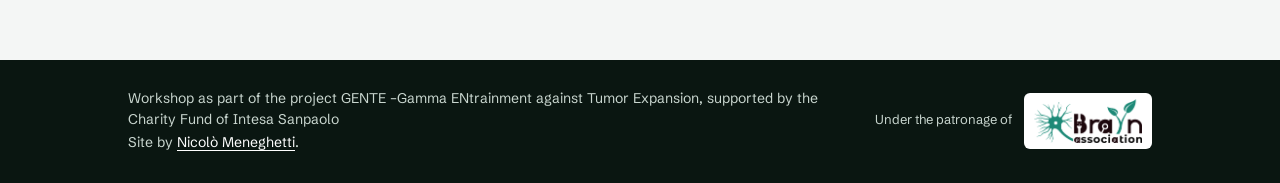
<file: program/index.html>
<!DOCTYPE html>
<html lang="en"><head><meta charset="utf-8"><title>Moved</title>
<meta http-equiv="refresh" content="0; url=../#program"><link rel="canonical" href="../#program"></head>
<body><p>This page has moved: <a href="../#program">continue</a>.</p></body></html>
</file>
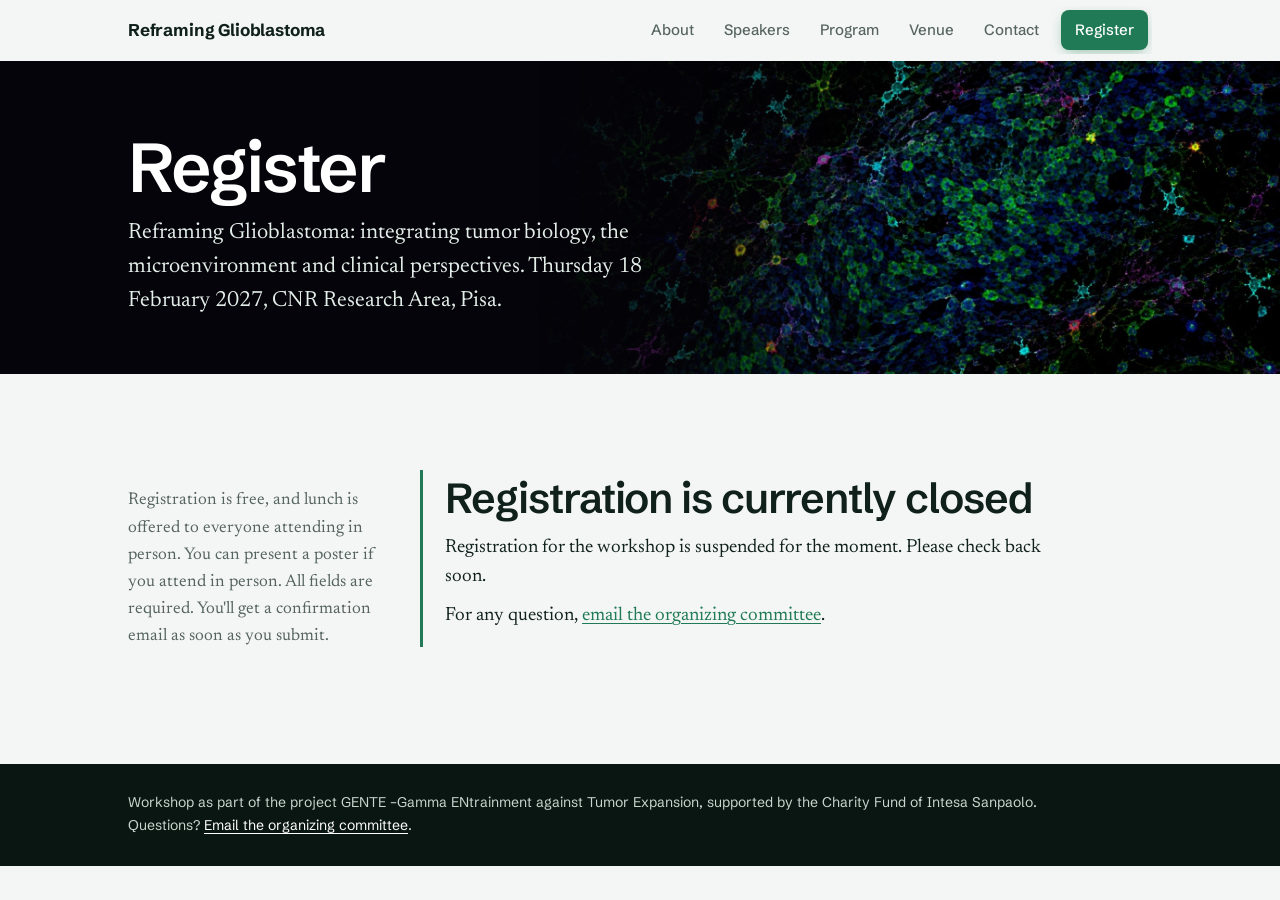
<file: registration/index.html>
<!DOCTYPE html>
<html lang="en">
<head>
  <meta charset="utf-8">
  <meta name="viewport" content="width=device-width, initial-scale=1">
  <title>Register · Reframing Glioblastoma</title>
  <meta name="description" content="Register for the workshop Reframing Glioblastoma. Free, in person or online, with optional poster abstract.">
  <link rel="icon" type="image/png" href="../assets/favicon.png">
  <link rel="preload" href="../assets/fonts/schibsted-grotesk-latin-wght-normal.woff2" as="font" type="font/woff2" crossorigin>
  <link rel="stylesheet" href="../assets/style.css?v=20261119a">
</head>
<body>

<nav class="nav" aria-label="Main">
  <div class="wrap">
    <a class="nav__brand" href="../">Reframing Glioblastoma</a>
    <div class="nav__links">
      <span class="nav__pill" aria-hidden="true"></span>
      <a href="../#about">About</a>
      <a href="../#speakers">Speakers</a>
      <a href="../#program">Program</a>
      <a href="../#venue">Venue</a>
      <a href="../#contact">Contact</a>
      <a class="nav__cta" href="./" aria-current="page">Register</a>
    </div>
  </div>
</nav>

<header class="page-head">
  <img class="hero__img" src="../assets/hero-if.jpg" alt="" aria-hidden="true">
  <div class="wrap">
    <h1>Register</h1>
    <p>Reframing Glioblastoma: integrating tumor biology, the microenvironment and clinical perspectives. Thursday 18 February 2027, CNR Research Area, Pisa.</p>
  </div>
</header>

<main>
<section>
  <div class="wrap split">
    <div>
      <p class="prose" style="font-size:17px; color:var(--muted)">Registration is free, and lunch is offered to everyone attending in person. You can present a poster if you attend in person. All fields are required. You'll get a confirmation email as soon as you submit.</p>

      <!-- In-person seats left: filled in by register.js from the Google Sheet -->
      <div class="seats" id="seats" hidden aria-live="polite">
        <p class="seats__num" id="seats-left">40</p>
        <p class="seats__label">in-person seats left</p>
      </div>
    </div>

    <div>
      <div class="done" id="closed" hidden>
        <h2>Registration is currently closed</h2>
        <p>Registration for the workshop is suspended for the moment. Please check back soon.</p>
        <p>For any question, <a href="mailto:nicolo.meneghetti@santannapisa.it,marta.scalera@gmail.com,marta.dominici@in.cnr.it,eleonora.vannini@in.cnr.it?subject=Reframing%20Glioblastoma%20workshop">email the organizing committee</a>.</p>
      </div>

      <form class="form" id="reg" novalidate>
        <fieldset>
          <legend>About you</legend>
          <div class="grid2">
            <div class="field">
              <label for="firstName">First name</label>
              <input type="text" id="firstName" name="firstName" autocomplete="given-name" maxlength="80" required aria-describedby="firstName-err">
              <p class="error" id="firstName-err"></p>
            </div>
            <div class="field">
              <label for="lastName">Last name</label>
              <input type="text" id="lastName" name="lastName" autocomplete="family-name" maxlength="80" required aria-describedby="lastName-err">
              <p class="error" id="lastName-err"></p>
            </div>
            <div class="field field--full">
              <label for="email">Email</label>
              <input type="email" id="email" name="email" autocomplete="email" maxlength="160" required aria-describedby="email-err">
              <p class="error" id="email-err"></p>
            </div>
            <div class="field field--full">
              <label for="affiliation">Affiliation</label>
              <span class="hint" id="affiliation-hint">University or institute, and city</span>
              <input type="text" id="affiliation" name="affiliation" autocomplete="organization" maxlength="200" required aria-describedby="affiliation-hint affiliation-err">
              <p class="error" id="affiliation-err"></p>
            </div>
          </div>
        </fieldset>

        <fieldset>
          <legend>How will you attend?</legend>
          <div class="choices" role="radiogroup" aria-describedby="attendance-err">
            <label class="choice" id="choice-in-person"><input type="radio" name="attendance" value="In person" required><span><b>In person</b><small>CNR Research Area, Pisa. Lunch is offered.</small><small class="seats-inline" id="seats-inline"></small></span></label>
            <label class="choice"><input type="radio" name="attendance" value="Online"><span><b>Online</b><small>We'll email you the streaming link</small></span></label>
          </div>
          <p class="error" id="attendance-err"></p>
          <p class="full-note" id="full-note" hidden>All in-person seats have been taken. You can still register to follow the workshop online.</p>
        </fieldset>

        <!-- Shown only to in-person participants: lunch and posters -->
        <div id="in-person" hidden>
          <fieldset>
            <legend>Lunch</legend>
            <p class="hint" style="margin:-8px 0 16px">Lunch is offered to everyone attending in person. Do you have any dietary requirements? Tick all that apply.</p>
            <div class="checks" aria-describedby="dietary-err">
              <label class="check"><input type="checkbox" name="dietary" value="None"><span>No dietary requirements</span></label>
              <label class="check"><input type="checkbox" name="dietary" value="Lactose intolerance"><span>Lactose intolerance</span></label>
              <label class="check"><input type="checkbox" name="dietary" value="Gluten intolerance or sensitivity"><span>Gluten intolerance or sensitivity</span></label>
              <label class="check"><input type="checkbox" name="dietary" value="Vegetarian"><span>Vegetarian</span></label>
              <label class="check"><input type="checkbox" name="dietary" value="Vegan"><span>Vegan</span></label>
              <label class="check"><input type="checkbox" name="dietary" value="Dairy-free diet"><span>Dairy-free diet</span></label>
              <label class="check"><input type="checkbox" name="dietary" value="Other" id="dietary-other"><span>Other, including allergies</span></label>
            </div>
            <div class="field" id="dietary-other-box" hidden style="margin-top:14px">
              <label for="dietaryOther">Please specify</label>
              <input type="text" id="dietaryOther" name="dietaryOther" maxlength="150" aria-describedby="dietaryOther-err">
              <p class="error" id="dietaryOther-err"></p>
            </div>
            <p class="error" id="dietary-err"></p>
          </fieldset>

          <fieldset>
            <legend>Would you like to present a poster?</legend>
            <p class="hint" style="margin:-8px 0 16px">Posters are presented in person during the poster session.</p>
            <div class="choices" role="radiogroup" aria-describedby="poster-err">
              <label class="choice"><input type="radio" name="poster" value="Yes"><span><b>Yes</b><small>I'll submit an abstract</small></span></label>
              <label class="choice"><input type="radio" name="poster" value="No"><span><b>No</b><small>I'll attend only</small></span></label>
            </div>
            <p class="error" id="poster-err"></p>

            <div class="abstract" id="abstract-box" hidden style="margin-top:24px">
              <div class="field">
                <label for="posterTitle">Poster title</label>
                <input type="text" id="posterTitle" name="posterTitle" maxlength="250" aria-describedby="posterTitle-err">
                <p class="error" id="posterTitle-err"></p>
              </div>

              <div class="field">
                <label for="posterAuthors">Authors</label>
                <span class="hint" id="posterAuthors-hint">In order, separated by commas. After each name, the number of their affiliation in brackets. Mark the presenting author with an asterisk.<br>Example: Anna Rossi (1)*, Luca Bianchi (1, 2), Sara Verdi (2)</span>
                <input type="text" id="posterAuthors" name="posterAuthors" maxlength="1000" aria-describedby="posterAuthors-hint posterAuthors-err">
                <p class="error" id="posterAuthors-err"></p>
              </div>

              <div class="field">
                <label for="posterAffiliations">Affiliations</label>
                <span class="hint" id="posterAffiliations-hint">One per line, numbered as in the author list.<br>Example: 1. Institute of Neuroscience, CNR, Pisa, Italy</span>
                <textarea id="posterAffiliations" name="posterAffiliations" rows="3" maxlength="1500" aria-describedby="posterAffiliations-hint posterAffiliations-err"></textarea>
                <p class="error" id="posterAffiliations-err"></p>
              </div>

              <div class="field">
                <label for="abstract">Abstract</label>
                <span class="hint" id="abstract-hint">Plain text, up to 300 words, without title and authors.</span>
                <textarea id="abstract" name="abstract" maxlength="4000" aria-describedby="abstract-hint abstract-count abstract-err"></textarea>
                <span class="counter" id="abstract-count" aria-live="polite">0 / 300 words</span>
                <p class="error" id="abstract-err"></p>
              </div>
            </div>
          </fieldset>
        </div>

        <fieldset>
          <label class="consent">
            <input type="checkbox" name="consent" id="consent" required aria-describedby="consent-err">
            <span>I agree that the organizers store these details to manage the workshop and contact me about it. They won't be shared or used for anything else.</span>
          </label>
          <p class="error" id="consent-err" style="margin-left:34px"></p>
        </fieldset>

        <!-- spam trap: real people never see or fill this -->
        <div class="hp" aria-hidden="true"><label>Website <input type="text" name="website" tabindex="-1" autocomplete="off"></label></div>

        <div class="submit-row">
          <button class="btn" type="submit" id="submit">Register</button>
          <p class="form-status" id="status" role="status" aria-live="polite"></p>
        </div>
      </form>

      <div class="done" id="done" hidden tabindex="-1">
        <h2>You're registered</h2>
        <p id="done-msg">We've sent a confirmation to <b id="done-email"></b>. If it isn't in your inbox within a few minutes, check your spam folder.</p>
        <p><a href="../">Back to the workshop page</a></p>
      </div>
    </div>
  </div>
</section>
</main>

<footer>
  <div class="wrap foot">
    <div>
      <p>Workshop as part of the project GENTE –Gamma ENtrainment against Tumor Expansion, supported by the Charity Fund of Intesa Sanpaolo.</p>
      <p>Questions? <a href="mailto:nicolo.meneghetti@santannapisa.it,marta.scalera@gmail.com,marta.dominici@in.cnr.it,eleonora.vannini@in.cnr.it?subject=Reframing%20Glioblastoma%20workshop">Email the organizing committee</a>.</p>
    </div>
  </div>
</footer>

<script src="../assets/site.js?v=20261119a"></script>
<script src="../assets/register.js?v=20261119a"></script>
</body>
</html>
</file>
<file: assets/style.css>
/* =========================================================
   Reframing Glioblastoma
   Colors and fonts live here: change them once, everywhere updates.
   ========================================================= */
:root {
  /* palette: green from the fluorescence header */
  --paper:  #F4F6F5;   /* page background */
  --white:  #FFFFFF;
  --ink:    #10201A;   /* main text */
  --muted:  #56645E;   /* secondary text */
  --rule:   #D6DFDA;   /* lines */
  --indigo: #1F7A55;   /* hematoxylin: titles, links, buttons */
  --cyan:   #B23C6E;   /* eosin: accents */

  --sans:  "Schibsted Grotesk", system-ui, sans-serif;
  --serif: "Newsreader", Georgia, serif;

  --wrap: 1120px;
  --gutter: clamp(20px, 5vw, 48px);
}

/* Fonts are self-hosted (no requests to Google) */
@font-face {
  font-family: "Schibsted Grotesk"; font-style: normal; font-weight: 400 900; font-display: swap;
  src: url(fonts/schibsted-grotesk-latin-wght-normal.woff2) format("woff2");
}
@font-face {
  font-family: "Newsreader"; font-style: normal; font-weight: 200 800; font-display: swap;
  src: url(fonts/newsreader-latin-opsz-normal.woff2) format("woff2");
}
@font-face {
  font-family: "Newsreader"; font-style: italic; font-weight: 200 800; font-display: swap;
  src: url(fonts/newsreader-latin-opsz-italic.woff2) format("woff2");
}

*, *::before, *::after { box-sizing: border-box; }
html { scroll-behavior: smooth; scroll-padding-top: 72px; }
@media (prefers-reduced-motion: reduce) { html { scroll-behavior: auto; } }

body {
  margin: 0;
  background: var(--paper);
  color: var(--ink);
  font-family: var(--sans);
  font-size: 17px;
  line-height: 1.55;
  -webkit-font-smoothing: antialiased;
}

img { max-width: 100%; display: block; }
a { color: var(--indigo); text-underline-offset: 3px; text-decoration-thickness: 1px; }
a:hover { color: var(--cyan); }
:focus-visible { outline: 2px solid var(--cyan); outline-offset: 3px; border-radius: 2px; }

.wrap { max-width: var(--wrap); margin: 0 auto; padding: 0 var(--gutter); }

/* ---------- Top navigation ---------- */
.nav {
  position: sticky; top: 0; z-index: 10;
  background: color-mix(in srgb, var(--paper) 88%, transparent);
  backdrop-filter: blur(10px);
  -webkit-backdrop-filter: blur(10px);
  border-bottom: 1px solid transparent;
  transition: border-color .2s;
}
.nav.is-scrolled { border-bottom-color: var(--rule); }
.nav .wrap { display: flex; align-items: center; gap: 24px; height: 60px; }
.nav__brand { font-weight: 700; color: var(--ink); text-decoration: none; white-space: nowrap; letter-spacing: -0.01em; }
.nav__links { position: relative; display: flex; gap: 2px; margin-left: auto; overflow-x: auto; scrollbar-width: none; padding: 4px; }
.nav__links::-webkit-scrollbar { display: none; }
.nav__links a {
  position: relative; z-index: 1;
  color: var(--muted); text-decoration: none; font-size: 15px; font-weight: 500;
  padding: 8px 14px; border-radius: 8px; white-space: nowrap;
  transition: color .25s;
}
.nav__links a:hover { color: var(--ink); }
.nav__links a.is-active, .nav__links a.is-active:hover { color: var(--white); }
.nav__cta { box-shadow: inset 0 0 0 1.5px var(--indigo); color: var(--indigo) !important; margin-left: 6px; }
.nav__cta.is-active { box-shadow: none; color: var(--white) !important; }

/* the box that slides under the active link */
.nav__pill {
  position: absolute; z-index: 0; top: 4px; bottom: 4px; left: 0; width: 0;
  background: var(--indigo);
  border-radius: 8px;
  box-shadow: 0 4px 14px -4px rgba(31, 122, 85, .55);
  opacity: 0;
  transition: transform .45s cubic-bezier(.3, .8, .2, 1), width .45s cubic-bezier(.3, .8, .2, 1), opacity .25s;
  pointer-events: none;
}
@media (prefers-reduced-motion: reduce) { .nav__pill { transition: opacity .2s; } }

/* ---------- Hero ---------- */
.hero {
  position: relative;
  min-height: min(86vh, 760px);
  display: flex; align-items: flex-end;
  overflow: hidden;
  border-bottom: 1px solid var(--rule);
}
/* micrograph on the right, dissolving into the page behind the title */
.hero__img {
  position: absolute; top: 0; right: 0; height: 100%; width: 64%;
  object-fit: cover; object-position: 62% 50%;
  -webkit-mask-image: linear-gradient(to right, transparent 0%, rgba(0,0,0,.35) 22%, #000 52%);
          mask-image: linear-gradient(to right, transparent 0%, rgba(0,0,0,.35) 22%, #000 52%);
  animation: focus-in 2.4s cubic-bezier(.2, .7, .2, 1) both;
}
/* one moment on load: the slide comes into focus, like on a microscope */
@keyframes focus-in {
  from { transform: scale(1.06); filter: blur(6px) saturate(.6); opacity: 0; }
  to   { transform: none; filter: none; opacity: 1; }
}
@media (prefers-reduced-motion: reduce) { .hero__img { animation: none; } }
.hero .wrap { position: relative; width: 100%; padding-bottom: clamp(40px, 8vh, 80px); padding-top: 120px; }

.hero h1 {
  font-size: clamp(52px, 8.6vw, 124px);
  line-height: 0.92;
  letter-spacing: -0.04em;
  font-weight: 600;
  margin: 0 0 28px;
  max-width: 9ch;
  color: var(--ink);
}
.hero h1 span { display: block; color: var(--indigo); }
.hero .sub {
  font-family: var(--serif); font-size: clamp(21px, 2.3vw, 30px); line-height: 1.3;
  max-width: 22em; margin: 0 0 48px; color: var(--ink);
}

.facts {
  display: grid;
  grid-template-columns: repeat(3, auto) 1fr;
  gap: 8px 48px;
  align-items: end;
  margin: 0;
}
.facts div { min-width: 0; }
.facts dt { font-size: 14px; color: var(--muted); }
.facts dd { margin: 2px 0 0; font-size: 19px; font-weight: 500; }
.facts .btn { justify-self: end; }

.btn {
  display: inline-block;
  background: var(--indigo); color: var(--white);
  font-weight: 600; font-size: 16px;
  padding: 13px 22px; border-radius: 8px;
  text-decoration: none; white-space: nowrap;
  border: 0; font-family: inherit; cursor: pointer;
}
.btn:hover { background: var(--ink); color: var(--white); }
.btn--ghost { background: transparent; color: var(--indigo); box-shadow: inset 0 0 0 1.5px var(--indigo); }
.btn--ghost:hover { background: var(--indigo); color: var(--white); }

/* ---------- Sections ---------- */
section { padding: clamp(56px, 8vw, 96px) 0; border-bottom: 1px solid var(--rule); }
section:last-of-type { border-bottom: 0; }

.section-head {
  display: grid; grid-template-columns: 260px 1fr; gap: 32px;
  margin-bottom: 48px;
}
h2 {
  font-size: clamp(30px, 3.6vw, 42px);
  line-height: 1.05; letter-spacing: -0.025em; font-weight: 600;
  margin: 0;
}
.lede { font-family: var(--serif); font-size: 22px; line-height: 1.5; max-width: 34em; margin: 0; }
.lede + .lede { margin-top: 1em; }

.prose { font-family: var(--serif); font-size: 19px; line-height: 1.6; max-width: 36em; }
.prose p { margin: 0 0 1em; }

/* About */
.about-row { display: grid; grid-template-columns: 260px 1fr; gap: 32px; padding: 24px 0 8px; border-top: 1px solid var(--rule); }
.about-row h3 { font-size: 18px; margin: 0; font-weight: 600; }
.about-row p { font-family: var(--serif); font-size: 19px; line-height: 1.6; margin: 0 0 1em; max-width: 36em; }
/* committee: names on one line, wrapping only when needed */
.about-row ul { list-style: none; padding: 0; margin: 0; display: flex; flex-wrap: wrap; gap: 4px 28px; }
.about-row li { padding: 0; }
.about-row li small { color: var(--muted); font-size: 14px; }

/* ---------- Speakers ---------- */
.speakers {
  list-style: none; padding: 0; margin: 0;
  display: grid; grid-template-columns: repeat(3, 1fr);
  gap: 36px 32px;
}
.speakers a { text-decoration: none; color: inherit; display: grid; grid-template-columns: 112px 1fr; column-gap: 20px; }
.speakers img {
  width: 112px; height: 112px; object-fit: cover;
  border-radius: 50%;
  background: var(--rule);
  grid-row: span 2;
}
.speakers li > div { display: grid; grid-template-columns: 112px 1fr; column-gap: 20px; }
.speakers a:hover strong { color: var(--indigo); }
.speakers strong { display: block; font-weight: 600; font-size: 18px; line-height: 1.25; align-self: end; }
.speakers span { display: block; color: var(--muted); font-size: 15px; line-height: 1.35; margin-top: 4px; align-self: start; }

/* ---------- Program: the day as a timeline ---------- */
.program { list-style: none; padding: 0; margin: 0; position: relative; }
/* the vertical rail */
.program::before {
  content: ""; position: absolute; top: 10px; bottom: 10px;
  left: calc(var(--t-col) + var(--gap) + 9px); width: 2px; background: var(--rule);
}
.program { --t-col: 118px; --gap: 18px; }
.slot, .session {
  display: grid; grid-template-columns: var(--t-col) 20px 1fr; column-gap: var(--gap);
  align-items: start; position: relative;
}
.slot { padding: 14px 0; }
.slot time { font-size: 16px; font-weight: 600; white-space: nowrap; padding-top: 2px; }

/* dots on the rail */
.node { width: 20px; height: 26px; position: relative; }
.node::after {
  content: ""; position: absolute; left: 4px; top: 6px; width: 12px; height: 12px; border-radius: 50%;
  background: var(--indigo); box-shadow: 0 0 0 4px var(--paper);
}
.slot--tba .node::after { background: var(--paper); border: 2px solid #9CC2AF; width: 8px; height: 8px; left: 4px; top: 6px; }
.slot--break .node::after { background: #B9D6C7; width: 8px; height: 8px; left: 6px; top: 8px; }
.slot--break[data-kind="poster"] .node::after { background: var(--cyan); }

.slot__body { min-width: 0; }
.speaker { margin: 0; font-size: 19px; font-weight: 600; letter-spacing: -0.01em; line-height: 1.3; }
.speaker .aff { display: block; font-size: 15px; font-weight: 400; color: var(--muted); letter-spacing: 0; margin-top: 2px; }
.title { margin: 6px 0 0; font-family: var(--serif); font-size: 19px; font-weight: 400; line-height: 1.4; max-width: 36em; }
.title--tba { font-family: var(--sans); font-size: 15px; color: var(--muted); margin-top: 3px; }
.slot--tba .speaker { color: var(--muted); font-weight: 500; font-size: 17px; }
.slot--tba time { color: var(--muted); }

/* breaks: quiet tinted bands */
/* breaks: dot, time and band share the same vertical centre */
.slot--break { padding: 8px 0; align-items: center; }
.slot--break time { color: var(--muted); font-weight: 500; padding-top: 0; }
.slot--break .node { height: auto; min-height: 26px; align-self: stretch; }
.slot--break .node::after { top: 50%; transform: translateY(-50%); }
.slot--break .slot__body p {
  margin: 0; padding: 8px 14px; border-radius: 8px;
  background: #E6F0EA; color: var(--ink); font-size: 16px;
}
.slot--break[data-kind="poster"] .slot__body p { background: #F7E4EC; }

/* session headings */
.session { margin: 30px 0 4px; }
.session:first-child { margin-top: 0; }
.session .node::after { background: var(--ink); width: 14px; height: 14px; left: 3px; top: 5px; border-radius: 3px; }
.session h3 { margin: 0; font-size: 22px; font-weight: 600; letter-spacing: -0.02em; line-height: 1.25; }
.session h3 small { font-size: 15px; font-weight: 400; color: var(--muted); letter-spacing: 0; margin-left: 10px; }

/* abstract toggle */
.slot details { margin-top: 10px; max-width: 40em; }
.slot summary {
  cursor: pointer; color: var(--indigo); font-size: 15px; font-weight: 500;
  list-style: none; display: inline-flex; align-items: center; gap: 6px;
}
.slot summary::-webkit-details-marker { display: none; }
.slot summary::before {
  content: ""; width: 7px; height: 7px;
  border-right: 1.5px solid currentColor; border-bottom: 1.5px solid currentColor;
  transform: rotate(-45deg); transition: transform .15s;
}
.slot details[open] summary::before { transform: rotate(45deg) translate(-2px, -2px); }
.slot details p { font-family: var(--serif); font-size: 18px; line-height: 1.6; margin: 12px 0 0; }

.slot:target .speaker, .slot.is-flash .speaker { color: var(--indigo); }

@media (max-width: 640px) {
  /* rail on the left, time above each item */
  .program { --t-col: 0px; --gap: 14px; }
  .slot, .session { grid-template-columns: 20px 1fr; }
  .program::before { left: 9px; }
  .slot time { grid-column: 2; grid-row: 1; font-size: 14px; padding-top: 0; margin-bottom: 2px; }
  .slot .node { grid-column: 1; grid-row: 1 / span 2; }
  .slot__body { grid-column: 2; }
  .slot--break time { padding-top: 0; }
  .slot--break .node { grid-row: 2; }
  .session > span:first-child { display: none; }
  .session h3 small { display: block; margin: 2px 0 0; }
  .speaker { font-size: 17px; }
  .title { font-size: 17px; }
}

/* ---------- Registration / Venue / Contact ---------- */
.split { display: grid; grid-template-columns: 260px 1fr; gap: 32px; }
.notice {
  border-left: 3px solid var(--cyan);
  padding: 4px 0 4px 18px; margin: 0 0 28px;
  max-width: 36em;
}
.notice strong { display: block; }
.actions { display: flex; flex-wrap: wrap; gap: 12px; margin-top: 8px; }

.venue { display: grid; grid-template-columns: 1fr 1fr; gap: 40px; }
.venue address { font-style: normal; font-size: 19px; margin-bottom: 28px; }
.venue h3 { font-size: 17px; font-weight: 600; margin: 28px 0 8px; }
.venue ul { list-style: none; padding: 0; margin: 0; }
.venue li { padding: 10px 0; border-top: 1px solid var(--rule); display: grid; grid-template-columns: 130px 1fr; gap: 16px; }
.venue li b { font-weight: 600; }
.venue li span { color: var(--muted); }
.map { border: 0; width: 100%; height: 100%; min-height: 420px; border-radius: 10px; background: var(--rule); }

/* ---------- Footer ---------- */
footer { background: var(--ink); color: #C9D6CF; padding: 56px 0 40px; font-size: 15px; }
footer a { color: var(--white); }
footer a:hover { color: #8FE3B0; }
.foot { display: grid; grid-template-columns: 1fr auto; gap: 32px; align-items: end; }
.foot .sponsor { border-radius: 6px; max-width: 460px; }
.foot p { margin: 0 0 6px; }

/* ---------- Responsive ---------- */
@media (max-width: 900px) {
  .nav__brand { display: none; }
  .nav__links { margin-left: -8px; }
  .section-head, .about-row, .split { grid-template-columns: 1fr; gap: 12px; }
  .facts { grid-template-columns: 1fr 1fr; gap: 16px 24px; }
  .facts .btn { justify-self: start; grid-column: 1 / -1; }
  .speakers { grid-template-columns: repeat(2, 1fr); }
  .venue { grid-template-columns: 1fr; }
  .map { min-height: 320px; }
  .foot { grid-template-columns: 1fr; }
}
@media (max-width: 640px) {
  body { font-size: 16px; }
  .nav__brand { display: none; }
  .nav__links { margin-left: -8px; gap: 0; }
  .nav__links a { padding: 6px 8px; font-size: 14px; }
  .facts dd { font-size: 17px; }
  .hero { min-height: 92vh; }
  .hero__img {
    width: 100%; height: 50%; object-position: 64% 50%;
    -webkit-mask-image: linear-gradient(to bottom, #000 25%, transparent 92%);
            mask-image: linear-gradient(to bottom, #000 25%, transparent 92%);
  }
  .hero h1 { margin-bottom: 28px; }
  .about-row ul { gap: 2px 20px; }
  .venue li { grid-template-columns: 1fr; gap: 2px; }
  .speakers { grid-template-columns: 1fr; gap: 20px; }
  .speakers a, .speakers li > div { grid-template-columns: 72px 1fr; gap: 0 16px; }
  .speakers img { width: 72px; height: 72px; }
}

/* ---------- Placeholders: anything still to be confirmed ---------- */
.tba { color: var(--muted); }
.speakers .tba-photo {
  width: 112px; height: 112px; border-radius: 50%;
  border: 1.5px dashed #A9C3B6; background: var(--white);
  grid-row: span 2;
}
@media (max-width: 640px) {
  .speakers .tba-photo { width: 72px; height: 72px; }
}

/* ---------- Registration page ---------- */
.page-head { position: relative; overflow: hidden; border-bottom: 1px solid var(--rule); }
.page-head .hero__img { width: 58%; animation: none; }
.page-head .wrap { position: relative; padding-top: 72px; padding-bottom: 56px; }
.page-head h1 { font-size: clamp(40px, 5.4vw, 72px); line-height: 1; letter-spacing: -0.035em; font-weight: 600; margin: 0 0 14px; }
.page-head p { font-family: var(--serif); font-size: 22px; margin: 0; max-width: 24em; }

.form { max-width: 720px; }
.form fieldset { border: 0; margin: 0 0 40px; padding: 0; }
.form legend { font-size: 20px; font-weight: 600; letter-spacing: -0.01em; margin-bottom: 18px; padding: 0; }
.grid2 { display: grid; grid-template-columns: 1fr 1fr; gap: 20px 24px; }
.field { display: flex; flex-direction: column; gap: 6px; }
.field--full { grid-column: 1 / -1; }
.field label, .choice-label { font-weight: 500; font-size: 15px; }
.field .hint { color: var(--muted); font-size: 14px; }
.field input[type=text], .field input[type=email], .field textarea {
  font: inherit; font-size: 17px; color: var(--ink);
  background: var(--white);
  border: 1.5px solid var(--rule); border-radius: 8px;
  padding: 12px 14px; width: 100%;
  transition: border-color .15s, box-shadow .15s;
}
.field textarea { font-family: var(--serif); font-size: 18px; line-height: 1.55; min-height: 260px; resize: vertical; }
.field input:focus, .field textarea:focus { outline: none; border-color: var(--indigo); box-shadow: 0 0 0 3px rgba(31, 122, 85, .15); }
.field [aria-invalid="true"] { border-color: var(--cyan); }
.error { color: var(--cyan); font-size: 14px; font-weight: 500; min-height: 0; }
.error:empty { display: none; }

.choices { display: grid; grid-template-columns: 1fr 1fr; gap: 12px; }
.choice { position: relative; }
.choice input { position: absolute; opacity: 0; inset: 0; margin: 0; cursor: pointer; }
.choice span {
  display: block; height: 100%;
  background: var(--white); border: 1.5px solid var(--rule); border-radius: 10px;
  padding: 14px 16px; cursor: pointer;
  transition: border-color .15s, background .15s;
}
.choice span b { display: block; font-weight: 600; }
.choice span small { color: var(--muted); font-size: 14px; }
.choice input:checked + span { border-color: var(--indigo); background: #E4F1EA; box-shadow: inset 0 0 0 1px var(--indigo); }
.choice input:focus-visible + span { outline: 2px solid var(--cyan); outline-offset: 2px; }

.counter { font-size: 14px; color: var(--muted); font-variant-numeric: tabular-nums; align-self: flex-end; }
.counter.is-over { color: var(--cyan); font-weight: 600; }
.abstract[hidden] { display: none; }

.consent { display: grid; grid-template-columns: 22px 1fr; gap: 12px; align-items: start; font-size: 15px; color: var(--muted); }
.consent input { width: 20px; height: 20px; margin: 2px 0 0; accent-color: var(--indigo); }
.hp { position: absolute; left: -9999px; width: 1px; height: 1px; overflow: hidden; }

.submit-row { display: flex; align-items: center; gap: 18px; flex-wrap: wrap; margin-top: 8px; }
.btn[disabled] { opacity: .6; cursor: progress; }
.form-status { font-size: 15px; }
.form-status.is-error { color: var(--cyan); font-weight: 500; }

.done { max-width: 640px; border-left: 3px solid var(--indigo); padding: 6px 0 6px 22px; }
.done h2 { margin-bottom: 12px; }
.done p { font-family: var(--serif); font-size: 19px; margin: 0 0 10px; }

@media (max-width: 640px) {
  .grid2, .choices { grid-template-columns: 1fr; }
  .page-head .hero__img { width: 100%; height: 100%; opacity: .35;
    -webkit-mask-image: none; mask-image: none; }
}

/* Speaker monogram, used until a photo is available */
.initials {
  display: grid; place-items: center;
  width: 112px; height: 112px; border-radius: 50%;
  background: #DCEDE4; color: var(--indigo);
  font-weight: 600; font-size: 34px; letter-spacing: -0.02em;
  grid-row: span 2;
}
.speakers .initials { display: grid; margin: 0; color: var(--indigo); font-size: 34px; line-height: 1; align-self: auto; }
@media (max-width: 640px) {
  .speakers .initials { width: 72px; height: 72px; font-size: 24px; }
}
/* the About row can hold several paragraphs */
.about-row > div p:last-child { margin-bottom: 0.6em; }

/* About ends with a short list: less empty space before Speakers */
#about { padding-bottom: clamp(36px, 5vw, 56px); }
.about-row:last-child { padding-bottom: 0; }

/* narrow phones: drop About from the menu so Register always fits */
@media (max-width: 430px) {
  .nav__links a { padding: 6px 7px; }
  .nav__links a[href$="#about"] { display: none; }
}
@media (max-width: 370px) {
  .nav__links a { padding: 6px 5px; font-size: 13.5px; }
}

/* ---------- Program: speaker photo next to each talk ---------- */
.slot:not(.slot--break) .slot__body { display: flex; gap: 16px; align-items: flex-start; }
.slot:not(.slot--break) .slot__body > div { min-width: 0; }
.slot__body > img, .slot__body > .initials, .slot__body > .tba-photo {
  flex: none; width: 52px; height: 52px; border-radius: 50%; margin-top: 1px;
}
.slot__body > img { object-fit: cover; background: var(--rule); }
.slot__body > .initials { font-size: 18px; grid-row: auto; }
.slot__body > .tba-photo { border: 1.5px dashed #A9C3B6; background: var(--white); box-sizing: border-box; width: 40px; height: 40px; margin: -6px 6px 0; }
.slot--tba .slot__body { align-items: center; }

/* session chairs */
.session .chairs { margin: 4px 0 0; font-size: 15px; color: var(--muted); }

@media (max-width: 640px) {
  .slot__body > img, .slot__body > .initials { width: 44px; height: 44px; }
  .slot__body > .initials { font-size: 15px; }
  .slot:not(.slot--break) .slot__body { gap: 12px; }
}

/* ---------- Program: dot and time aligned with the speaker's photo ---------- */
/* photo 52px -> centre at 27px from the top of the row content */
.slot:not(.slot--break):not(.slot--tba) time { padding-top: 15px; }
.slot:not(.slot--break):not(.slot--tba) .node::after { top: 21px; }
/* "to be announced" rows: 40px placeholder -> centre at 20px */
.slot--tba .slot__body > .tba-photo { margin: 0 6px; }
.slot--tba time { padding-top: 8px; }
.slot--tba .node::after { top: 14px; }

@media (max-width: 640px) {
  /* time sits above; the dot lines up with the photo below it (44px -> centre 22px) */
  .slot:not(.slot--break) .node { grid-row: 2; }
  .slot:not(.slot--break):not(.slot--tba) time,
  .slot--tba time { padding-top: 0; }
  .slot:not(.slot--break):not(.slot--tba) .node::after { top: 16px; }
}
.form .hint { color: var(--muted); font-size: 14px; }
.optional { font-weight: 400; color: var(--muted); font-size: 14px; margin-left: 4px; }

/* dietary requirements: checkbox list in two columns */
.checks { display: grid; grid-template-columns: repeat(2, minmax(0, 1fr)); gap: 10px 12px; }
.check {
  display: flex; align-items: center; gap: 12px; cursor: pointer;
  background: var(--white); border: 1.5px solid var(--rule); border-radius: 10px;
  padding: 12px 14px; font-size: 16px; transition: border-color .15s, background .15s;
}
.check input { width: 18px; height: 18px; margin: 0; flex: none; accent-color: var(--indigo); }
.check:has(input:checked) { border-color: var(--indigo); background: #E4F1EA; }
.check:has(input:focus-visible) { outline: 2px solid var(--cyan); outline-offset: 2px; }
@media (max-width: 640px) { .checks { grid-template-columns: 1fr; } }
.field[hidden] { display: none; }

/* ---------- Partner logos next to the GENTE project ---------- */
/* text on the left, logos stacked on the right; below the text on narrow screens */
.with-logos { display: flex; gap: 40px; align-items: flex-start; }
.with-logos > p { flex: 1 1 auto; min-width: 0; }
.partner-logos { flex: none; display: flex; flex-direction: column; align-items: center; gap: 26px; padding: 4px 8px 0 0; }
.partner-logos img { height: 64px; width: auto; }
@media (max-width: 900px) {
  .with-logos { flex-direction: column; gap: 14px; }
  .partner-logos { flex-direction: row; flex-wrap: wrap; gap: 20px 36px; padding: 0; }
}
@media (max-width: 640px) { .partner-logos img { height: 52px; } }

/* ---------- Registration: in-person seats left ---------- */
.seats { margin-top: 28px; padding: 18px 20px; border-radius: 12px; background: var(--white); border: 1px solid var(--rule); max-width: 240px; }
.seats__num { margin: 0; font-size: 56px; line-height: 1; font-weight: 600; letter-spacing: -0.03em; color: var(--indigo); font-variant-numeric: lining-nums; }
.seats__label { margin: 6px 0 0; font-size: 15px; color: var(--muted); line-height: 1.35; }
.seats.is-low .seats__num { color: var(--cyan); }
.choice .seats-inline { display: block; margin-top: 2px; color: var(--indigo); font-weight: 500; }
.choice.is-full span { opacity: .55; cursor: not-allowed; }
.choice.is-full input { cursor: not-allowed; }
.choice.is-full .seats-inline { color: var(--cyan); }
.full-note { margin: 12px 0 0; padding: 10px 14px; border-radius: 8px; background: #F7E4EC; color: var(--ink); font-size: 15px; }
.full-note[hidden] { display: none; }
@media (max-width: 900px) { .seats { max-width: none; display: flex; align-items: baseline; gap: 12px; } .seats__label { margin: 0; } .seats__num { font-size: 40px; } }

/* ---------- Staff: names grouped by role ---------- */
.staff { display: grid; grid-template-columns: repeat(2, minmax(0, max-content)); gap: 8px 72px; margin: 0; }
.staff dt { font-size: 14px; color: var(--muted); margin: 0 0 6px; }
.staff dd { margin: 0; padding: 2px 0; font-size: 17px; }
@media (max-width: 640px) { .staff { grid-template-columns: 1fr; gap: 20px; } }
.abstract .field + .field { margin-top: 20px; }
.field textarea#posterAffiliations { min-height: 96px; font-family: var(--sans); font-size: 16px; }
.venue address strong { font-weight: 600; color: var(--indigo); }

/* ---------- Footer: patronage ---------- */
.patronage { display: flex; flex-direction: column; align-items: flex-start; gap: 10px; }
.patronage p { margin: 0; font-size: 14px; color: #C9D6CF; }
.patronage img { height: 64px; width: auto; background: var(--white); padding: 10px 14px; border-radius: 8px; box-sizing: content-box; }

/* ---------- Compact footer ---------- */
footer { padding: 28px 0; }
.foot { align-items: center; gap: 16px 40px; }
.foot p { margin: 0 0 2px; font-size: 14px; line-height: 1.5; }
.patronage { flex-direction: row; align-items: center; gap: 12px; }
.patronage p { white-space: nowrap; font-size: 13px; }
.patronage img { height: 44px; padding: 6px 10px; border-radius: 6px; }
@media (max-width: 900px) { .patronage { margin-top: 4px; } }
.patronage a { display: inline-flex; border-radius: 6px; }
.patronage a:hover img { box-shadow: 0 0 0 2px #8FE3B0; }

/* hero facts: labels aligned on one line; readable over the micrograph */
.facts { align-items: start; }
.facts .btn { align-self: center; }
.facts dt, .facts dd { text-shadow: 0 0 6px var(--paper), 0 0 12px var(--paper), 0 0 18px var(--paper); }
@media (max-width: 640px) {
  .facts { grid-template-columns: 1fr; gap: 14px; }
}

/* ---------- Dark hero with the fluorescence image ---------- */
.hero { background: #05040A; border-bottom: 0; }
.hero__img {
  width: 72%;
  -webkit-mask-image: linear-gradient(to right, transparent 0%, rgba(0,0,0,.45) 25%, #000 55%);
          mask-image: linear-gradient(to right, transparent 0%, rgba(0,0,0,.45) 25%, #000 55%);
}
.hero h1 { color: #fff; }
.hero h1 span { color: #8FE3B0; }
.hero .sub { color: #E3EEE8; }
.hero .facts dt { color: #A3B5AC; }
.hero .facts dd { color: #fff; }
.hero .facts dt, .hero .facts dd { text-shadow: 0 0 8px #05040A, 0 0 16px #05040A; }
.hero .btn { background: #8FE3B0; color: #05040A; }
.hero .btn:hover { background: #fff; color: #05040A; }
.hero :focus-visible { outline-color: #8FE3B0; }
@media (max-width: 640px) {
  .hero__img {
    width: 100%; height: 55%;
    -webkit-mask-image: linear-gradient(to bottom, #000 30%, transparent 95%);
            mask-image: linear-gradient(to bottom, #000 30%, transparent 95%);
  }
}
/* same look for the registration page header */
.page-head { background: #05040A; border-bottom: 0; }
.page-head h1 { color: #fff; }
.page-head p { color: #E3EEE8; }
@media (max-width: 640px) { .page-head .hero__img { opacity: .55; } }

/* ---------- Venue: building photo above a smaller map ---------- */
.venue-media { display: flex; flex-direction: column; gap: 16px; }
.venue-photo { margin: 0; }
.venue-photo img { width: 100%; height: auto; aspect-ratio: 3 / 2; object-fit: cover; object-position: 50% 85%; border-radius: 10px; background: var(--rule); }
.venue-photo figcaption { margin-top: 8px; font-size: 14px; color: var(--muted); }
.venue-media .map { min-height: 0; height: 240px; }
@media (max-width: 900px) { .venue-media .map { height: 260px; } }

/* ---------- Green theme: footer ---------- */
footer { background: #0A1611; }
</file>
<file: day/day.css>
/* Mobile program page (QR code). Builds on ../assets/style.css */
body.day { font-size: 16px; padding-bottom: env(safe-area-inset-bottom); }

.day-head {
  background: var(--indigo); color: var(--white);
  padding: calc(22px + env(safe-area-inset-top)) 20px 20px;
}
.day-head h1 { margin: 2px 0 8px; font-size: 30px; line-height: 1.05; letter-spacing: -0.03em; font-weight: 600; }
.day-kicker { margin: 0; font-size: 14px; opacity: .85; }
.day-where { margin: 0; font-size: 14px; line-height: 1.45; opacity: .9; }

/* live "now / next" bar, sticks to the top while scrolling */
.now {
  position: sticky; top: 0; z-index: 5;
  background: var(--white); border-bottom: 1px solid var(--rule);
  box-shadow: 0 6px 16px -10px rgba(30, 21, 48, .35);
  padding: 10px 20px;
}
.now[hidden] { display: none; }
.now__row { font-size: 15px; line-height: 1.35; padding: 2px 0; }
.now__row b { display: inline-block; min-width: 42px; color: var(--cyan); font-weight: 700; }
.now__row--next b { color: var(--muted); }
.now__time { color: var(--muted); font-size: 13px; white-space: nowrap; }
.now__what { font-weight: 600; }

.day-main { padding: 18px 20px 8px; max-width: 760px; margin: 0 auto; }

/* compact timeline */
.day .program { --t-col: 0px; --gap: 14px; }
.day .slot, .day .session { grid-template-columns: 20px 1fr; }
.day .program::before { left: 9px; }
.day .slot { padding: 11px 0; }
.day .slot time { grid-column: 2; grid-row: 1; font-size: 14px; padding-top: 0; margin-bottom: 3px; }
.day .slot .node { grid-column: 1; grid-row: 1 / span 2; }
.day .slot__body { grid-column: 2; }
.day .slot:not(.slot--break) .node { grid-row: 2; }
.day .slot:not(.slot--break):not(.slot--tba) .node::after { top: 16px; }
.day .slot--break .node { grid-row: 2; }
.day .slot--break time { padding-top: 0; }
.day .slot__body > img, .day .slot__body > .initials { width: 44px; height: 44px; }
.day .slot__body > .initials { font-size: 15px; }
.day .speaker { font-size: 16px; }
.day .speaker .aff { font-size: 13px; }
.day .title { font-size: 16px; line-height: 1.35; }
.day .session { margin: 22px 0 2px; }
.day .session > span:first-child { display: none; }
.day .session h3 { font-size: 19px; }
.day .session h3 small { display: block; margin: 2px 0 0; font-size: 13px; }
.day .session .chairs { font-size: 13px; }
.day .slot--break .slot__body p { font-size: 15px; padding: 7px 12px; }

/* talk in progress */
.day .slot.is-now { background: #E4F1EA; border-radius: 10px; margin: 0 -10px; padding: 11px 10px; }
.day .slot.is-now .node::after { background: var(--cyan); box-shadow: 0 0 0 4px #E4F1EA, 0 0 0 7px rgba(178, 60, 110, .25); }

.day-foot { display: flex; flex-direction: column; gap: 10px; padding: 20px 20px 36px; max-width: 760px; margin: 0 auto; }
.day-foot .btn { text-align: center; padding: 14px 18px; }
.day-foot p { margin: 6px 0 0; text-align: center; font-size: 14px; }

@media (min-width: 700px) {
  .day-head { padding: 32px max(20px, calc(50% - 360px)); }
  .day-head h1 { font-size: 40px; }
  .now { padding: 10px max(20px, calc(50% - 360px)); }
}

/* PDF / print: one clean A4 document, no buttons or live bar */
@media print {
  @page { size: A4; margin: 14mm 14mm 16mm; }
  body.day { background: #fff; font-size: 11pt; }
  .now, .day-foot .btn, .day-foot { display: none !important; }
  .day-head { background: none; color: var(--ink); padding: 0 0 10px; border-bottom: 2px solid var(--indigo); }
  .day-head h1 { color: var(--indigo); font-size: 26pt; }
  .day-main { padding: 8px 0 0; max-width: none; }
  .day .slot, .day .session { break-inside: avoid; }
  .day .slot { padding: 6px 0; }
  .day .session { margin-top: 12px; }
  .day .slot--break .slot__body p { background: #E6F0EA; }
  * { -webkit-print-color-adjust: exact; print-color-adjust: exact; }
}
</file>
